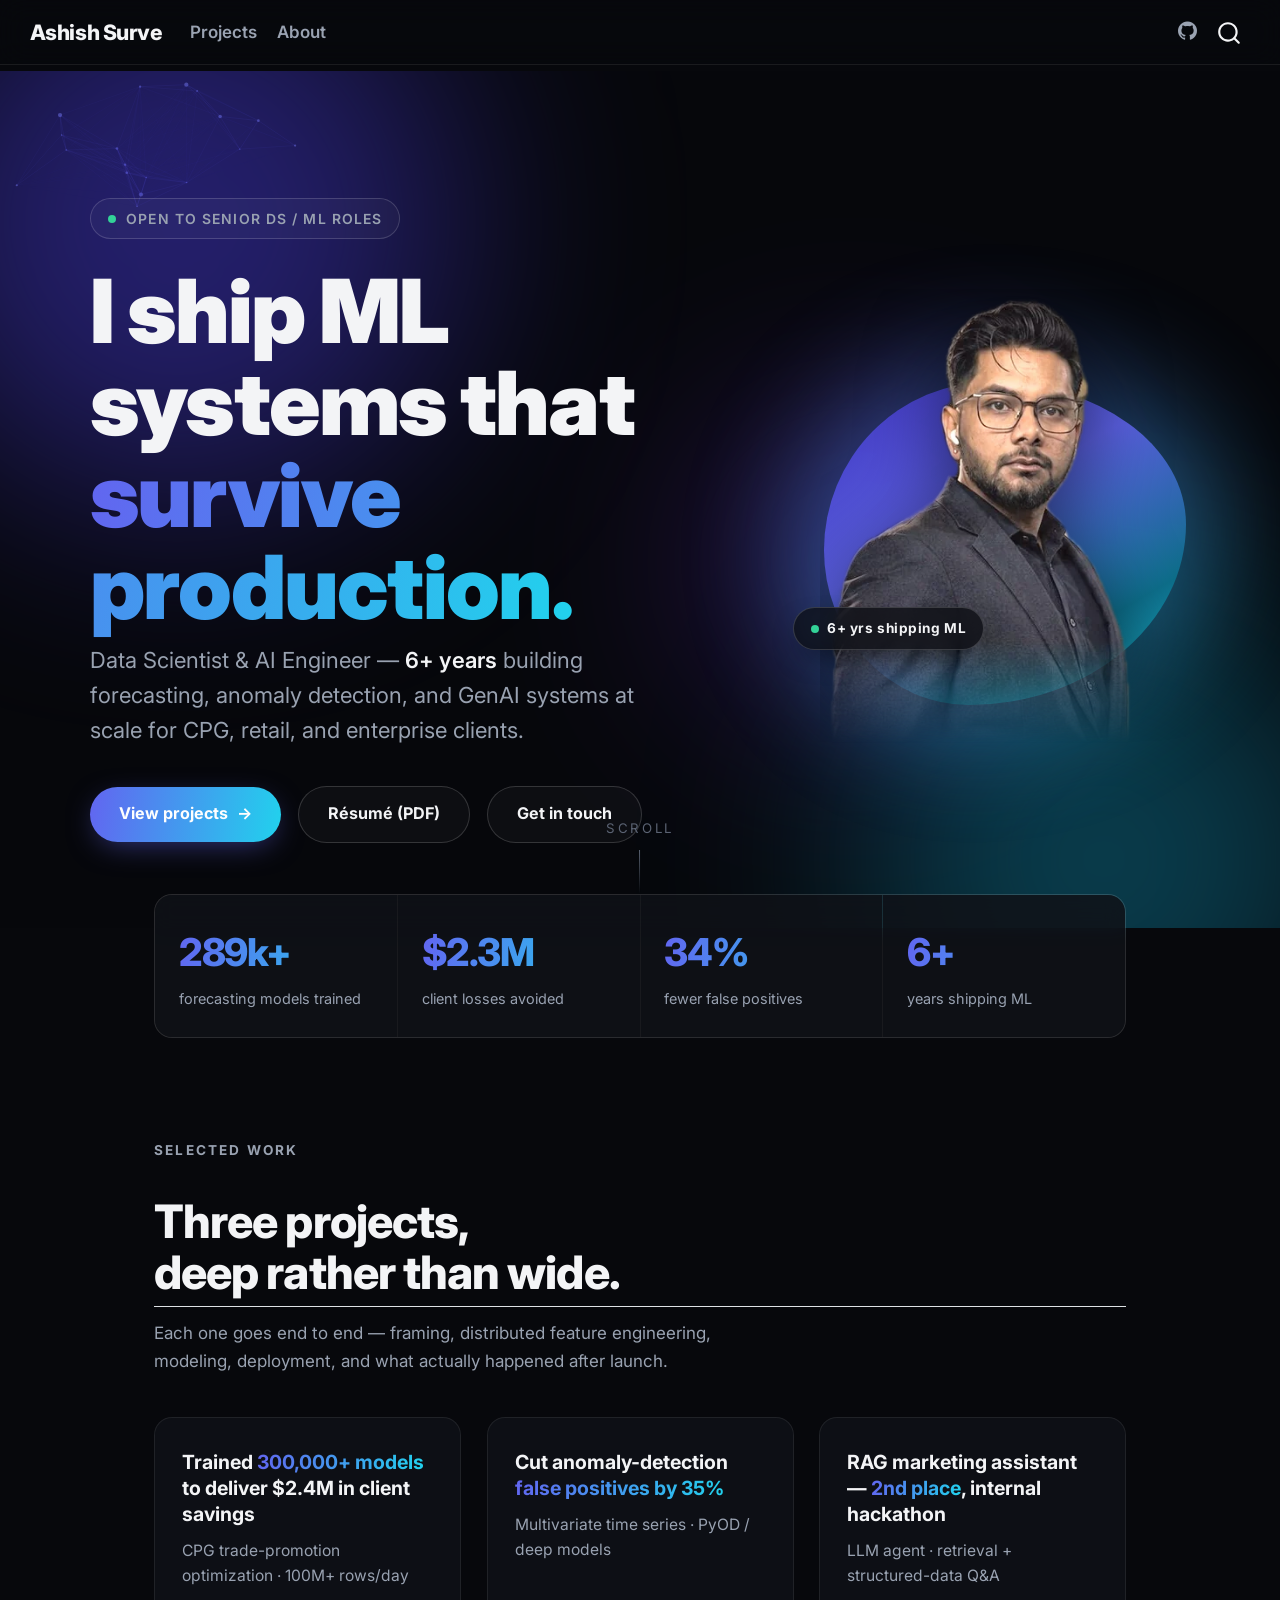
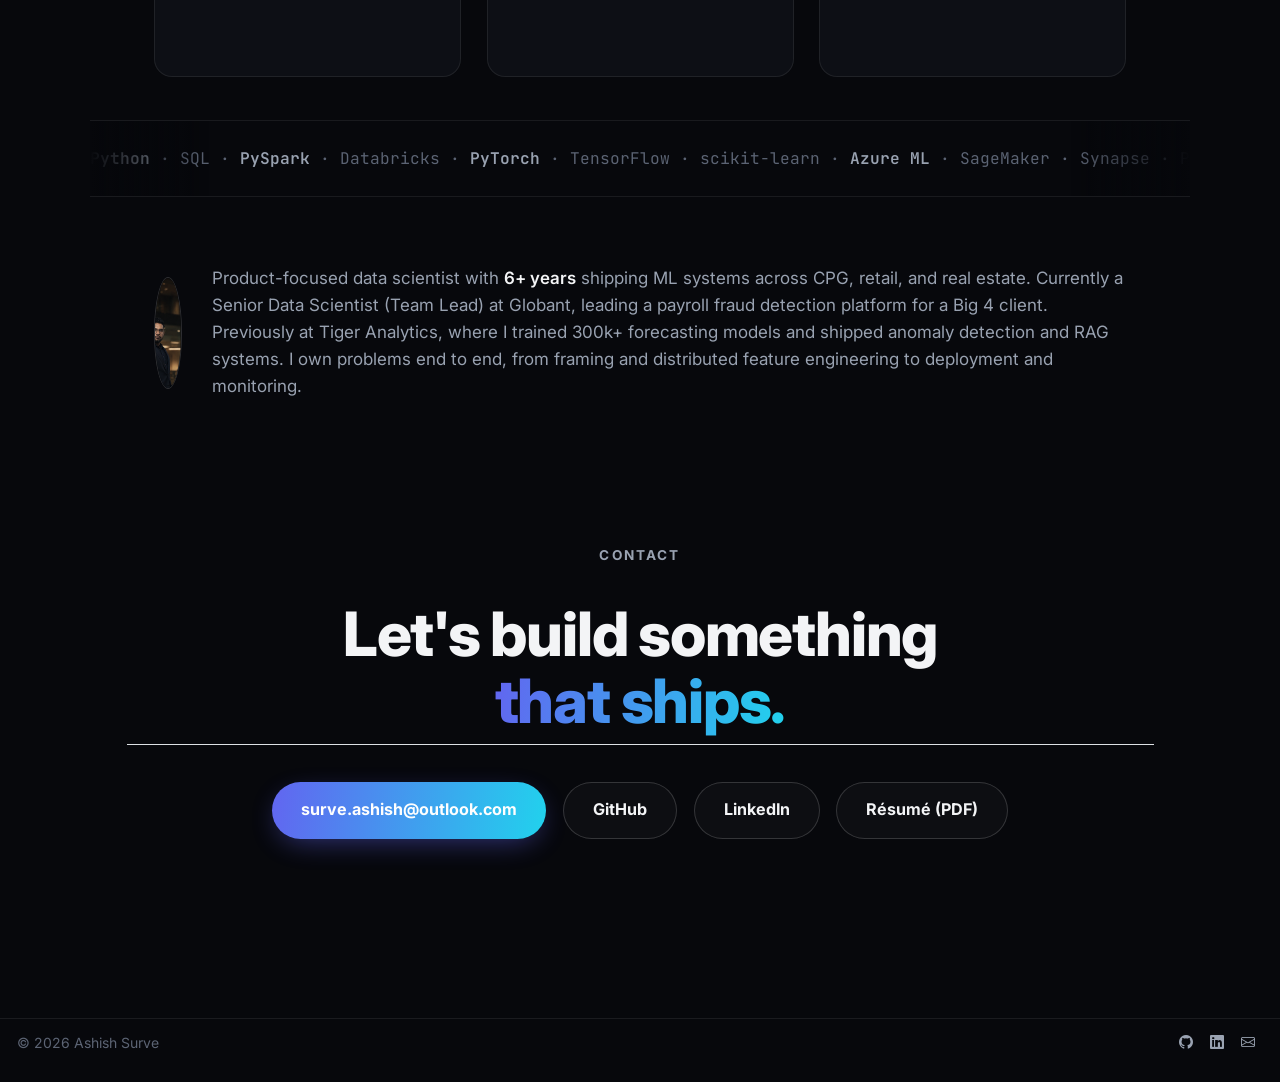
<file: index.html>
<!DOCTYPE html>
<html xmlns="http://www.w3.org/1999/xhtml" lang="en" xml:lang="en"><head>

<meta charset="utf-8">
<meta name="generator" content="quarto-1.9.38">

<meta name="viewport" content="width=device-width, initial-scale=1.0, user-scalable=yes">


<title>Ashish Surve — Data Scientist &amp; AI Engineer – Ashish Surve</title>
<style>
/* Default styles provided by pandoc.
** See https://pandoc.org/MANUAL.html#variables-for-html for config info.
*/
code{white-space: pre-wrap;}
span.smallcaps{font-variant: small-caps;}
div.columns{display: flex; gap: min(4vw, 1.5em);}
div.column{flex: auto; overflow-x: auto;}
div.hanging-indent{margin-left: 1.5em; text-indent: -1.5em;}
ul.task-list{list-style: none;}
ul.task-list li input[type="checkbox"] {
  width: 0.8em;
  margin: 0 0.8em 0.2em -1em; /* quarto-specific, see https://github.com/quarto-dev/quarto-cli/issues/4556 */ 
  vertical-align: middle;
}
</style>


<script src="site_libs/quarto-nav/quarto-nav.js"></script>
<script src="site_libs/clipboard/clipboard.min.js"></script>
<script src="site_libs/quarto-search/autocomplete.umd.js"></script>
<script src="site_libs/quarto-search/fuse.min.js"></script>
<script src="site_libs/quarto-search/quarto-search.js"></script>
<meta name="quarto:offset" content="./">
<link href="./assets/favicon.png" rel="icon" type="image/png">
<script src="site_libs/quarto-html/quarto.js" type="module"></script>
<script src="site_libs/quarto-html/tabsets/tabsets.js" type="module"></script>
<script src="site_libs/quarto-html/popper.min.js"></script>
<script src="site_libs/quarto-html/tippy.umd.min.js"></script>
<link href="site_libs/quarto-html/tippy.css" rel="stylesheet">
<link href="site_libs/quarto-html/quarto-syntax-highlighting-dark-031c1e8980ea589ec2238abdf0cf1a2d.css" rel="stylesheet" id="quarto-text-highlighting-styles">
<script src="site_libs/bootstrap/bootstrap.min.js"></script>
<link href="site_libs/bootstrap/bootstrap-icons.css" rel="stylesheet">
<link href="site_libs/bootstrap/bootstrap-0554169f843edff74bd6bce517e95591.min.css" rel="stylesheet" append-hash="true" id="quarto-bootstrap" data-mode="dark">
<script id="quarto-search-options" type="application/json">{
  "location": "navbar",
  "copy-button": false,
  "collapse-after": 3,
  "panel-placement": "end",
  "type": "overlay",
  "limit": 50,
  "keyboard-shortcut": [
    "f",
    "/",
    "s"
  ],
  "show-item-context": false,
  "language": {
    "search-no-results-text": "No results",
    "search-matching-documents-text": "matching documents",
    "search-copy-link-title": "Copy link to search",
    "search-hide-matches-text": "Hide additional matches",
    "search-more-match-text": "more match in this document",
    "search-more-matches-text": "more matches in this document",
    "search-clear-button-title": "Clear",
    "search-text-placeholder": "",
    "search-detached-cancel-button-title": "Cancel",
    "search-submit-button-title": "Submit",
    "search-label": "Search"
  }
}</script>
<style>html{ scroll-behavior: smooth; }</style>
<link rel="preconnect" href="https://fonts.googleapis.com">
<link href="https://fonts.googleapis.com/css2?family=Inter:wght@400;500;600;700;800;900&amp;family=JetBrains+Mono:wght@400;600&amp;display=swap" rel="stylesheet">
<meta name="theme-color" content="#07080c">


</head>

<body class="nav-fixed quarto-light">

<div id="quarto-search-results"></div>
  <header id="quarto-header" class="headroom fixed-top">
    <nav class="navbar navbar-expand-lg " data-bs-theme="dark">
      <div class="navbar-container container-fluid">
      <div class="navbar-brand-container mx-auto">
    <a class="navbar-brand" href="./index.html">
    <span class="navbar-title">Ashish Surve</span>
    </a>
  </div>
            <div id="quarto-search" class="" title="Search"></div>
          <button class="navbar-toggler" type="button" data-bs-toggle="collapse" data-bs-target="#navbarCollapse" aria-controls="navbarCollapse" role="menu" aria-expanded="false" aria-label="Toggle navigation" onclick="if (window.quartoToggleHeadroom) { window.quartoToggleHeadroom(); }">
  <span class="navbar-toggler-icon"></span>
</button>
          <div class="collapse navbar-collapse" id="navbarCollapse">
            <ul class="navbar-nav navbar-nav-scroll me-auto">
  <li class="nav-item">
    <a class="nav-link" href="./projects/index.html"> 
<span class="menu-text">Projects</span></a>
  </li>  
  <li class="nav-item">
    <a class="nav-link" href="./about.html"> 
<span class="menu-text">About</span></a>
  </li>  
</ul>
            <ul class="navbar-nav navbar-nav-scroll ms-auto">
  <li class="nav-item compact">
    <a class="nav-link" href="https://github.com/Ashish-Surve"> <i class="bi bi-github" role="img" aria-label="GitHub">
</i> 
<span class="menu-text"></span></a>
  </li>  
</ul>
          </div> <!-- /navcollapse -->
            <div class="quarto-navbar-tools">
</div>
      </div> <!-- /container-fluid -->
    </nav>
</header>
<!-- content -->
<div id="quarto-content" class="quarto-container page-columns page-rows-contents page-layout-full page-navbar">
<!-- sidebar -->
<!-- margin-sidebar -->
    
<!-- main -->
<main class="content column-page" id="quarto-document-content"><header id="title-block-header" class="quarto-title-block"></header>




<!-- ============================================================= -->
<!-- BOLD HERO — dark-throughout direction (docs/design/home.html). -->
<!-- Gradient mesh + particle canvas, magnetic CTAs, live counters. -->
<!-- ============================================================= -->
<section class="bold-hero">
  <canvas id="bold-particles"></canvas>
  <div class="bold-hero-mesh m1"></div>
  <div class="bold-hero-mesh m2"></div>
  <div class="bold-hero-mesh m3"></div>
  <div class="bold-hero-inner bold-hero-split">
    <div class="bh-stagger">
      <span class="bold-hero-eyebrow"><span class="pulse"></span> Open to senior DS / ML roles</span>
      <h1>I ship ML systems that<br><span class="grad-text">survive production.</span></h1>
      <p class="bold-hero-tag">
        Data Scientist &amp; AI Engineer — <strong>6+ years</strong> building forecasting,
        anomaly detection, and GenAI systems at scale for CPG, retail, and enterprise clients.
      </p>
      <div class="bold-hero-cta">
        <a class="btn-bold primary magnetic" href="projects/index.html">View projects <span class="arrow">→</span></a>
        <a class="btn-bold ghost magnetic" href="resume.pdf">Résumé (PDF)</a>
        <a class="btn-bold ghost magnetic" href="mailto:surve.ashish@outlook.com">Get in touch</a>
      </div>
    </div>
    <div class="bold-hero-photo">
      <div class="hero-blob glow"></div>
      <div class="hero-blob main"></div>
      <img class="hero-cutout" src="assets/hero-cutout.webp" alt="Ashish Surve — portrait" loading="eager" fetchpriority="high">
      <div class="photo-chip"><span class="pulse"></span> 6+ yrs shipping ML</div>
    </div>
  </div>
  <div class="bold-scroll-cue">Scroll<span class="line"></span></div>
</section>
<!-- ============================================================= -->
<!-- STATS BAND — live counters, real numbers traceable to about.qmd -->
<!-- ============================================================= -->
<div class="reveal">
<div class="bold-stats">
  <div class="bold-stats-grid">
    <div class="bold-stat"><div class="num"><span class="count" data-to="300" data-suffix="k+">0</span></div><div class="lbl">forecasting models trained</div></div>
    <div class="bold-stat"><div class="num">$<span class="count" data-to="2.4" data-dec="1" data-suffix="M">0</span></div><div class="lbl">client losses avoided</div></div>
    <div class="bold-stat"><div class="num"><span class="count" data-to="35" data-suffix="%">0</span></div><div class="lbl">fewer false positives</div></div>
    <div class="bold-stat"><div class="num"><span class="count" data-to="6" data-suffix="+">0</span></div><div class="lbl">years shipping ML</div></div>
  </div>
</div>
</div>
<!-- ============================================================= -->
<!-- PROJECT CARDS — 3D tilt, gradient glare, best first.          -->
<!-- ============================================================= -->
<div class="reveal">
<div style="max-width:1100px;margin:6rem auto 0;padding:0 clamp(1.5rem,5vw,5rem);">
  <p class="sec-eyebrow">Selected work</p>
  <h2 class="sec-title">Three projects,<br>deep rather than wide.</h2>
  <p style="color:var(--fg-muted);max-width:560px;margin-bottom:2.5rem;">Each one goes end to end — framing, distributed feature engineering, modeling, deployment, and what actually happened after launch.</p>
  <div class="project-cards">
    <a class="project-card tilt" href="projects/trade-promotion-forecasting/index.html">
      <div class="glare"></div>
      <div class="pc-body">
        <p class="pc-result">Trained <span class="grad-text">300,000+ models</span> to deliver $2.4M in client savings</p>
        <p class="pc-sub">CPG trade-promotion optimization · 100M+ rows/day</p>
      </div>
    </a>
    <a class="project-card tilt" href="projects/timeseries-anomaly-detection/index.html">
      <div class="glare"></div>
      <div class="pc-body">
        <p class="pc-result">Cut anomaly-detection <span class="grad-text">false positives by 35%</span></p>
        <p class="pc-sub">Multivariate time series · PyOD / deep models</p>
      </div>
    </a>
    <a class="project-card tilt" href="projects/rag-nl2sql/index.html">
      <div class="glare"></div>
      <div class="pc-body">
        <p class="pc-result">RAG marketing assistant — <span class="grad-text">2nd place</span>, internal hackathon</p>
        <p class="pc-sub">LLM agent · retrieval + structured-data Q&amp;A</p>
      </div>
    </a>
  </div>
</div>
</div>
<!-- ============================================================= -->
<!-- SKILL MARQUEE                                                  -->
<!-- ============================================================= -->
<div class="reveal">
<div class="bold-marquee" aria-hidden="true" style="max-width:1100px;margin-left:auto;margin-right:auto;">
  <div class="bold-marquee-track">
    <span><b>Python</b> · SQL · <b>PySpark</b> · Databricks · <b>PyTorch</b> · TensorFlow · scikit-learn · <b>Azure ML</b> · SageMaker · Synapse · Prefect · Docker · <b>FastAPI</b> · RAG · vector stores · LLM agents · Dask · Streamlit&nbsp;·&nbsp;</span>
    <span><b>Python</b> · SQL · <b>PySpark</b> · Databricks · <b>PyTorch</b> · TensorFlow · scikit-learn · <b>Azure ML</b> · SageMaker · Synapse · Prefect · Docker · <b>FastAPI</b> · RAG · vector stores · LLM agents · Dask · Streamlit&nbsp;·&nbsp;</span>
  </div>
</div>
</div>
<!-- ============================================================= -->
<!-- 3-LINE BIO + PHOTO                                             -->
<!-- ============================================================= -->
<div class="reveal">
<div class="bio-row" style="max-width:1100px;margin-left:auto;margin-right:auto;padding:2rem clamp(1.5rem,5vw,5rem);">
<p><img src="assets/profile.png" class="img-fluid" alt="Ashish Surve"></p>
<div>
<p>Product-focused data scientist with <strong>6+ years</strong> shipping ML systems across CPG, retail, and real estate. Currently a Senior Data Scientist (Team Lead) at Globant, leading a payroll fraud detection platform for a Big 4 client. Previously at Tiger Analytics, where I trained 300k+ forecasting models and shipped anomaly detection and RAG systems. I own problems end to end, from framing and distributed feature engineering to deployment and monitoring.</p>
</div>
</div>
</div>
<!-- ============================================================= -->
<!-- CONTACT                                                        -->
<!-- ============================================================= -->
<section class="bold-contact reveal">
  <p class="sec-eyebrow">Contact</p>
  <h2 class="sec-title">Let's build something<br><span class="grad-text">that ships.</span></h2>
  <div class="bold-contact-row">
    <a class="btn-bold primary magnetic" href="mailto:surve.ashish@outlook.com">surve.ashish@outlook.com</a>
    <a class="btn-bold ghost magnetic" href="https://github.com/Ashish-Surve">GitHub</a>
    <a class="btn-bold ghost magnetic" href="https://www.linkedin.com/in/ashish-surve">LinkedIn</a>
    <a class="btn-bold ghost magnetic" href="resume.pdf">Résumé (PDF)</a>
  </div>
</section>
<!-- OPTIONAL: latest 3 posts, small, at the very bottom.          -->
<!-- Uncomment once /blog is live (3 posts).                        -->
<!--
::: {.latest-posts}
## Latest writing
- [Forecasting at 300k models: what breaks at scale](blog/forecasting-at-scale/index.html)
- [Cutting anomaly false positives without missing the real ones](blog/anomaly-false-positives/index.html)
- [What it actually takes to put RAG in production](blog/rag-in-production/index.html)
:::
-->



</main> <!-- /main -->
<script>
(function () {
  var reduced = matchMedia('(prefers-reduced-motion: reduce)').matches;

  /* ---------- scroll reveal ---------- */
  var revealEls = document.querySelectorAll('.reveal');
  if (!('IntersectionObserver' in window) || !revealEls.length) {
    revealEls.forEach(function (el) { el.classList.add('is-visible'); });
  } else {
    var io = new IntersectionObserver(function (entries) {
      entries.forEach(function (entry) {
        if (entry.isIntersecting) {
          entry.target.classList.add('is-visible');
          entry.target.querySelectorAll('.bar-fill').forEach(function (f) {
            f.style.width = f.style.getPropertyValue('--w');
          });
          io.unobserve(entry.target);
        }
      });
    }, { threshold: 0.15 });
    revealEls.forEach(function (el) { io.observe(el); });
  }

  /* ---------- particle canvas (hero only) ---------- */
  (function () {
    var c = document.getElementById('bold-particles');
    if (!c || reduced) return;
    var x = c.getContext('2d'), W, H, pts = [], mouse = { x: -1e4, y: -1e4 }, running = true;
    function resize() {
      W = c.width = c.offsetWidth; H = c.height = c.offsetHeight;
      pts = Array.from({ length: Math.min(80, W / 16) }, function () {
        return {
          x: Math.random() * W, y: Math.random() * H,
          vx: (Math.random() - .5) * .35, vy: (Math.random() - .5) * .35, r: Math.random() * 1.6 + .6
        };
      });
    }
    resize();
    addEventListener('resize', resize);
    if (c.parentElement) {
      c.parentElement.addEventListener('mousemove', function (e) {
        var b = c.getBoundingClientRect();
        mouse = { x: e.clientX - b.left, y: e.clientY - b.top };
      });
      c.parentElement.addEventListener('mouseleave', function () { mouse = { x: -1e4, y: -1e4 }; });
    }
    if ('IntersectionObserver' in window) {
      new IntersectionObserver(function (entries) { running = entries[0].isIntersecting; }).observe(c);
    }
    (function tick() {
      requestAnimationFrame(tick);
      if (!running) return;
      x.clearRect(0, 0, W, H);
      for (var i = 0; i < pts.length; i++) {
        var p = pts[i];
        p.x += p.vx; p.y += p.vy;
        if (p.x < 0 || p.x > W) p.vx *= -1;
        if (p.y < 0 || p.y > H) p.vy *= -1;
        var dx = mouse.x - p.x, dy = mouse.y - p.y, d = Math.hypot(dx, dy);
        if (d < 120) { p.x -= dx / d * .6; p.y -= dy / d * .6; }
        x.beginPath(); x.arc(p.x, p.y, p.r, 0, 7); x.fillStyle = 'rgba(148,163,255,.5)'; x.fill();
      }
      for (var i2 = 0; i2 < pts.length; i2++) {
        for (var j = i2 + 1; j < pts.length; j++) {
          var a = pts[i2], b = pts[j], d2 = Math.hypot(a.x - b.x, a.y - b.y);
          if (d2 < 130) {
            x.beginPath(); x.moveTo(a.x, a.y); x.lineTo(b.x, b.y);
            x.strokeStyle = 'rgba(99,102,241,' + (.14 * (1 - d2 / 130)) + ')'; x.stroke();
          }
        }
      }
    })();
  })();

  /* ---------- counters ---------- */
  var counters = document.querySelectorAll('.count');
  if (counters.length) {
    if (!('IntersectionObserver' in window)) {
      counters.forEach(function (el) {
        var to = +el.dataset.to, dec = +(el.dataset.dec || 0), suf = el.dataset.suffix || '';
        el.textContent = to.toFixed(dec) + suf;
      });
    } else {
      var cio = new IntersectionObserver(function (entries) {
        entries.forEach(function (entry) {
          if (!entry.isIntersecting) return;
          cio.unobserve(entry.target);
          var el = entry.target, to = +el.dataset.to, dec = +(el.dataset.dec || 0), suf = el.dataset.suffix || '';
          if (reduced) { el.textContent = to.toFixed(dec) + suf; return; }
          var t0 = performance.now(), dur = 1400;
          (function step(t) {
            var p = Math.min((t - t0) / dur, 1), e2 = 1 - Math.pow(1 - p, 3);
            el.textContent = (to * e2).toFixed(dec) + suf;
            if (p < 1) requestAnimationFrame(step);
          })(t0);
        });
      }, { threshold: 0.6 });
      counters.forEach(function (el) { cio.observe(el); });
    }
  }

  /* ---------- magnetic buttons ---------- */
  if (!reduced) {
    document.querySelectorAll('.magnetic').forEach(function (b) {
      b.addEventListener('mousemove', function (e) {
        var r = b.getBoundingClientRect();
        b.style.transform = 'translate(' + ((e.clientX - r.left - r.width / 2) * .22) + 'px,' + ((e.clientY - r.top - r.height / 2) * .22) + 'px)';
      });
      b.addEventListener('mouseleave', function () { b.style.transform = ''; });
    });
  }

  /* ---------- 3D tilt cards ---------- */
  if (!reduced) {
    document.querySelectorAll('.tilt').forEach(function (card) {
      card.addEventListener('mousemove', function (e) {
        var r = card.getBoundingClientRect();
        var px = (e.clientX - r.left) / r.width, py = (e.clientY - r.top) / r.height;
        card.style.transform = 'rotateY(' + ((px - .5) * 10) + 'deg) rotateX(' + ((py - .5) * -10) + 'deg) translateY(-4px)';
        card.style.setProperty('--mx', px * 100 + '%');
        card.style.setProperty('--my', py * 100 + '%');
      });
      card.addEventListener('mouseleave', function () { card.style.transform = ''; });
    });
  }

  /* ---------- timeline draw-on-scroll (about page) ---------- */
  (function () {
    var tl = document.getElementById('bold-timeline'), fill = document.getElementById('tlFill');
    if (!tl || !fill) return;
    if (reduced) { fill.style.height = '100%'; return; }
    addEventListener('scroll', function () {
      var r = tl.getBoundingClientRect(), vh = innerHeight;
      var p = Math.min(1, Math.max(0, (vh * .75 - r.top) / r.height));
      fill.style.height = (p * 100) + '%';
    }, { passive: true });
  })();

  /* ---------- reading progress bar (project pages) ---------- */
  (function () {
    var bar = document.getElementById('reading-progress');
    if (!bar) return;
    addEventListener('scroll', function () {
      var h = document.documentElement;
      var pct = h.scrollTop / (h.scrollHeight - h.clientHeight) * 100;
      bar.style.width = (isFinite(pct) ? pct : 0) + '%';
    }, { passive: true });
  })();

  /* ---------- navbar solidify on scroll ---------- */
  var nav = document.querySelector('.navbar');
  if (nav) {
    addEventListener('scroll', function () {
      nav.classList.toggle('scrolled', scrollY > 10);
    }, { passive: true });
  }
})();
</script>
<script id="quarto-html-after-body" type="application/javascript">
  window.document.addEventListener("DOMContentLoaded", function (event) {
    const isCodeAnnotation = (el) => {
      for (const clz of el.classList) {
        if (clz.startsWith('code-annotation-')) {                     
          return true;
        }
      }
      return false;
    }
    const onCopySuccess = function(e) {
      // button target
      const button = e.trigger;
      // don't keep focus
      button.blur();
      // flash "checked"
      button.classList.add('code-copy-button-checked');
      var currentTitle = button.getAttribute("title");
      button.setAttribute("title", "Copied!");
      let tooltip;
      if (window.bootstrap) {
        button.setAttribute("data-bs-toggle", "tooltip");
        button.setAttribute("data-bs-placement", "left");
        button.setAttribute("data-bs-title", "Copied!");
        tooltip = new bootstrap.Tooltip(button, 
          { trigger: "manual", 
            customClass: "code-copy-button-tooltip",
            offset: [0, -8]});
        tooltip.show();    
      }
      setTimeout(function() {
        if (tooltip) {
          tooltip.hide();
          button.removeAttribute("data-bs-title");
          button.removeAttribute("data-bs-toggle");
          button.removeAttribute("data-bs-placement");
        }
        button.setAttribute("title", currentTitle);
        button.classList.remove('code-copy-button-checked');
      }, 1000);
      // clear code selection
      e.clearSelection();
    }
    const getTextToCopy = function(trigger) {
      const outerScaffold = trigger.parentElement.cloneNode(true);
      const codeEl = outerScaffold.querySelector('code');
      for (const childEl of codeEl.children) {
        if (isCodeAnnotation(childEl)) {
          childEl.remove();
        }
      }
      return codeEl.innerText;
    }
    const clipboard = new window.ClipboardJS('.code-copy-button:not([data-in-quarto-modal])', {
      text: getTextToCopy
    });
    clipboard.on('success', onCopySuccess);
    if (window.document.getElementById('quarto-embedded-source-code-modal')) {
      const clipboardModal = new window.ClipboardJS('.code-copy-button[data-in-quarto-modal]', {
        text: getTextToCopy,
        container: window.document.getElementById('quarto-embedded-source-code-modal')
      });
      clipboardModal.on('success', onCopySuccess);
    }
      var localhostRegex = new RegExp(/^(?:http|https):\/\/localhost\:?[0-9]*\//);
      var mailtoRegex = new RegExp(/^mailto:/);
        var filterRegex = new RegExp("https:\/\/ashish-surve\.github\.io");
      var isInternal = (href) => {
          return filterRegex.test(href) || localhostRegex.test(href) || mailtoRegex.test(href);
      }
      // Inspect non-navigation links and adorn them if external
     var links = window.document.querySelectorAll('a[href]:not(.nav-link):not(.navbar-brand):not(.toc-action):not(.sidebar-link):not(.sidebar-item-toggle):not(.pagination-link):not(.no-external):not([aria-hidden]):not(.dropdown-item):not(.quarto-navigation-tool):not(.about-link)');
      for (var i=0; i<links.length; i++) {
        const link = links[i];
        if (!isInternal(link.href)) {
          // undo the damage that might have been done by quarto-nav.js in the case of
          // links that we want to consider external
          if (link.dataset.originalHref !== undefined) {
            link.href = link.dataset.originalHref;
          }
        }
      }
    function tippyHover(el, contentFn, onTriggerFn, onUntriggerFn) {
      const config = {
        allowHTML: true,
        maxWidth: 500,
        delay: 100,
        arrow: false,
        appendTo: function(el) {
            return el.parentElement;
        },
        interactive: true,
        interactiveBorder: 10,
        theme: 'quarto',
        placement: 'bottom-start',
      };
      if (contentFn) {
        config.content = contentFn;
      }
      if (onTriggerFn) {
        config.onTrigger = onTriggerFn;
      }
      if (onUntriggerFn) {
        config.onUntrigger = onUntriggerFn;
      }
      window.tippy(el, config); 
    }
    const noterefs = window.document.querySelectorAll('a[role="doc-noteref"]');
    for (var i=0; i<noterefs.length; i++) {
      const ref = noterefs[i];
      tippyHover(ref, function() {
        // use id or data attribute instead here
        let href = ref.getAttribute('data-footnote-href') || ref.getAttribute('href');
        try { href = new URL(href).hash; } catch {}
        const id = href.replace(/^#\/?/, "");
        const note = window.document.getElementById(id);
        if (note) {
          return note.innerHTML;
        } else {
          return "";
        }
      });
    }
    const xrefs = window.document.querySelectorAll('a.quarto-xref');
    const processXRef = (id, note) => {
      // Strip column container classes
      const stripColumnClz = (el) => {
        el.classList.remove("page-full", "page-columns");
        if (el.children) {
          for (const child of el.children) {
            stripColumnClz(child);
          }
        }
      }
      stripColumnClz(note)
      if (id === null || id.startsWith('sec-')) {
        // Special case sections, only their first couple elements
        const container = document.createElement("div");
        if (note.children && note.children.length > 2) {
          container.appendChild(note.children[0].cloneNode(true));
          for (let i = 1; i < note.children.length; i++) {
            const child = note.children[i];
            if (child.tagName === "P" && child.innerText === "") {
              continue;
            } else {
              container.appendChild(child.cloneNode(true));
              break;
            }
          }
          if (window.Quarto?.typesetMath) {
            window.Quarto.typesetMath(container);
          }
          return container.innerHTML
        } else {
          if (window.Quarto?.typesetMath) {
            window.Quarto.typesetMath(note);
          }
          return note.innerHTML;
        }
      } else {
        // Remove any anchor links if they are present
        const anchorLink = note.querySelector('a.anchorjs-link');
        if (anchorLink) {
          anchorLink.remove();
        }
        if (window.Quarto?.typesetMath) {
          window.Quarto.typesetMath(note);
        }
        if (note.classList.contains("callout")) {
          return note.outerHTML;
        } else {
          return note.innerHTML;
        }
      }
    }
    for (var i=0; i<xrefs.length; i++) {
      const xref = xrefs[i];
      tippyHover(xref, undefined, function(instance) {
        instance.disable();
        let url = xref.getAttribute('href');
        let hash = undefined; 
        if (url.startsWith('#')) {
          hash = url;
        } else {
          try { hash = new URL(url).hash; } catch {}
        }
        if (hash) {
          const id = hash.replace(/^#\/?/, "");
          const note = window.document.getElementById(id);
          if (note !== null) {
            try {
              const html = processXRef(id, note.cloneNode(true));
              instance.setContent(html);
            } finally {
              instance.enable();
              instance.show();
            }
          } else {
            // See if we can fetch this
            fetch(url.split('#')[0])
            .then(res => res.text())
            .then(html => {
              const parser = new DOMParser();
              const htmlDoc = parser.parseFromString(html, "text/html");
              const note = htmlDoc.getElementById(id);
              if (note !== null) {
                const html = processXRef(id, note);
                instance.setContent(html);
              } 
            }).finally(() => {
              instance.enable();
              instance.show();
            });
          }
        } else {
          // See if we can fetch a full url (with no hash to target)
          // This is a special case and we should probably do some content thinning / targeting
          fetch(url)
          .then(res => res.text())
          .then(html => {
            const parser = new DOMParser();
            const htmlDoc = parser.parseFromString(html, "text/html");
            const note = htmlDoc.querySelector('main.content');
            if (note !== null) {
              // This should only happen for chapter cross references
              // (since there is no id in the URL)
              // remove the first header
              if (note.children.length > 0 && note.children[0].tagName === "HEADER") {
                note.children[0].remove();
              }
              const html = processXRef(null, note);
              instance.setContent(html);
            } 
          }).finally(() => {
            instance.enable();
            instance.show();
          });
        }
      }, function(instance) {
      });
    }
        let selectedAnnoteEl;
        const selectorForAnnotation = ( cell, annotation) => {
          let cellAttr = 'data-code-cell="' + cell + '"';
          let lineAttr = 'data-code-annotation="' +  annotation + '"';
          const selector = 'span[' + cellAttr + '][' + lineAttr + ']';
          return selector;
        }
        const selectCodeLines = (annoteEl) => {
          const doc = window.document;
          const targetCell = annoteEl.getAttribute("data-target-cell");
          const targetAnnotation = annoteEl.getAttribute("data-target-annotation");
          const annoteSpan = window.document.querySelector(selectorForAnnotation(targetCell, targetAnnotation));
          const lines = annoteSpan.getAttribute("data-code-lines").split(",");
          const lineIds = lines.map((line) => {
            return targetCell + "-" + line;
          })
          let top = null;
          let height = null;
          let parent = null;
          if (lineIds.length > 0) {
              //compute the position of the single el (top and bottom and make a div)
              const el = window.document.getElementById(lineIds[0]);
              top = el.offsetTop;
              height = el.offsetHeight;
              parent = el.parentElement.parentElement;
            if (lineIds.length > 1) {
              const lastEl = window.document.getElementById(lineIds[lineIds.length - 1]);
              const bottom = lastEl.offsetTop + lastEl.offsetHeight;
              height = bottom - top;
            }
            if (top !== null && height !== null && parent !== null) {
              // cook up a div (if necessary) and position it 
              let div = window.document.getElementById("code-annotation-line-highlight");
              if (div === null) {
                div = window.document.createElement("div");
                div.setAttribute("id", "code-annotation-line-highlight");
                div.style.position = 'absolute';
                parent.appendChild(div);
              }
              div.style.top = top - 2 + "px";
              div.style.height = height + 4 + "px";
              div.style.left = 0;
              let gutterDiv = window.document.getElementById("code-annotation-line-highlight-gutter");
              if (gutterDiv === null) {
                gutterDiv = window.document.createElement("div");
                gutterDiv.setAttribute("id", "code-annotation-line-highlight-gutter");
                gutterDiv.style.position = 'absolute';
                const codeCell = window.document.getElementById(targetCell);
                const gutter = codeCell.querySelector('.code-annotation-gutter');
                gutter.appendChild(gutterDiv);
              }
              gutterDiv.style.top = top - 2 + "px";
              gutterDiv.style.height = height + 4 + "px";
            }
            selectedAnnoteEl = annoteEl;
          }
        };
        const unselectCodeLines = () => {
          const elementsIds = ["code-annotation-line-highlight", "code-annotation-line-highlight-gutter"];
          elementsIds.forEach((elId) => {
            const div = window.document.getElementById(elId);
            if (div) {
              div.remove();
            }
          });
          selectedAnnoteEl = undefined;
        };
          // Handle positioning of the toggle
      window.addEventListener(
        "resize",
        throttle(() => {
          elRect = undefined;
          if (selectedAnnoteEl) {
            selectCodeLines(selectedAnnoteEl);
          }
        }, 10)
      );
      function throttle(fn, ms) {
      let throttle = false;
      let timer;
        return (...args) => {
          if(!throttle) { // first call gets through
              fn.apply(this, args);
              throttle = true;
          } else { // all the others get throttled
              if(timer) clearTimeout(timer); // cancel #2
              timer = setTimeout(() => {
                fn.apply(this, args);
                timer = throttle = false;
              }, ms);
          }
        };
      }
        // Attach click handler to the DT
        const annoteDls = window.document.querySelectorAll('dt[data-target-cell]');
        for (const annoteDlNode of annoteDls) {
          annoteDlNode.addEventListener('click', (event) => {
            const clickedEl = event.target;
            if (clickedEl !== selectedAnnoteEl) {
              unselectCodeLines();
              const activeEl = window.document.querySelector('dt[data-target-cell].code-annotation-active');
              if (activeEl) {
                activeEl.classList.remove('code-annotation-active');
              }
              selectCodeLines(clickedEl);
              clickedEl.classList.add('code-annotation-active');
            } else {
              // Unselect the line
              unselectCodeLines();
              clickedEl.classList.remove('code-annotation-active');
            }
          });
        }
    const findCites = (el) => {
      const parentEl = el.parentElement;
      if (parentEl) {
        const cites = parentEl.dataset.cites;
        if (cites) {
          return {
            el,
            cites: cites.split(' ')
          };
        } else {
          return findCites(el.parentElement)
        }
      } else {
        return undefined;
      }
    };
    var bibliorefs = window.document.querySelectorAll('a[role="doc-biblioref"]');
    for (var i=0; i<bibliorefs.length; i++) {
      const ref = bibliorefs[i];
      const citeInfo = findCites(ref);
      if (citeInfo) {
        tippyHover(citeInfo.el, function() {
          var popup = window.document.createElement('div');
          citeInfo.cites.forEach(function(cite) {
            var citeDiv = window.document.createElement('div');
            citeDiv.classList.add('hanging-indent');
            citeDiv.classList.add('csl-entry');
            var biblioDiv = window.document.getElementById('ref-' + cite);
            if (biblioDiv) {
              citeDiv.innerHTML = biblioDiv.innerHTML;
            }
            popup.appendChild(citeDiv);
          });
          return popup.innerHTML;
        });
      }
    }
  });
  </script>
</div> <!-- /content -->
<footer class="footer">
  <div class="nav-footer">
    <div class="nav-footer-left">
<p>© 2026 Ashish Surve</p>
</div>   
    <div class="nav-footer-center">
      &nbsp;
    </div>
    <div class="nav-footer-right">
      <ul class="footer-items list-unstyled">
    <li class="nav-item compact">
    <a class="nav-link" href="https://github.com/Ashish-Surve">
      <i class="bi bi-github" role="img">
</i> 
    </a>
  </li>  
    <li class="nav-item compact">
    <a class="nav-link" href="https://www.linkedin.com/in/ashish-surve">
      <i class="bi bi-linkedin" role="img">
</i> 
    </a>
  </li>  
    <li class="nav-item compact">
    <a class="nav-link" href="mailto:surve.ashish@outlook.com">
      <i class="bi bi-envelope" role="img">
</i> 
    </a>
  </li>  
</ul>
    </div>
  </div>
</footer>




<script src="site_libs/quarto-html/zenscroll-min.js"></script>
</body></html>
</file>
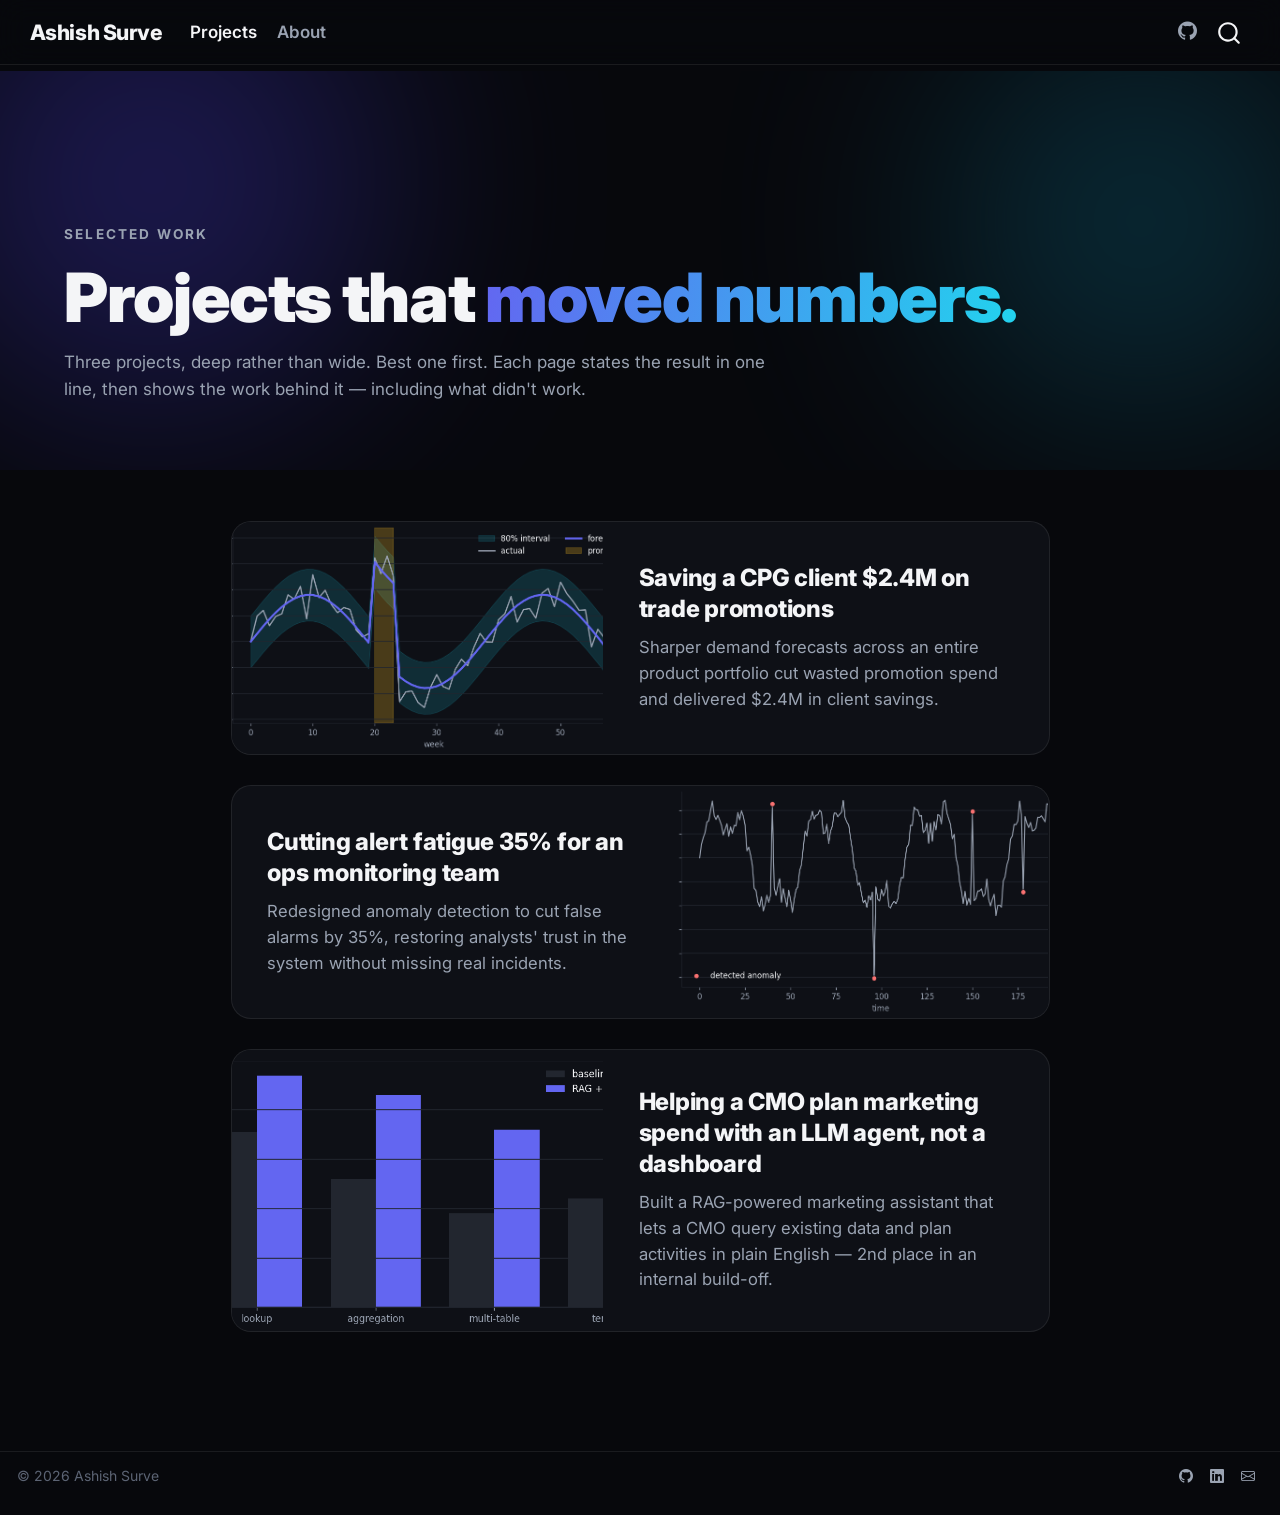
<file: projects/index.html>
<!DOCTYPE html>
<html xmlns="http://www.w3.org/1999/xhtml" lang="en" xml:lang="en"><head>

<meta charset="utf-8">
<meta name="generator" content="quarto-1.9.38">

<meta name="viewport" content="width=device-width, initial-scale=1.0, user-scalable=yes">


<title>Projects — Ashish Surve – Ashish Surve</title>
<style>
/* Default styles provided by pandoc.
** See https://pandoc.org/MANUAL.html#variables-for-html for config info.
*/
code{white-space: pre-wrap;}
span.smallcaps{font-variant: small-caps;}
div.columns{display: flex; gap: min(4vw, 1.5em);}
div.column{flex: auto; overflow-x: auto;}
div.hanging-indent{margin-left: 1.5em; text-indent: -1.5em;}
ul.task-list{list-style: none;}
ul.task-list li input[type="checkbox"] {
  width: 0.8em;
  margin: 0 0.8em 0.2em -1em; /* quarto-specific, see https://github.com/quarto-dev/quarto-cli/issues/4556 */ 
  vertical-align: middle;
}
</style>


<script src="../site_libs/quarto-nav/quarto-nav.js"></script>
<script src="../site_libs/clipboard/clipboard.min.js"></script>
<script src="../site_libs/quarto-search/autocomplete.umd.js"></script>
<script src="../site_libs/quarto-search/fuse.min.js"></script>
<script src="../site_libs/quarto-search/quarto-search.js"></script>
<meta name="quarto:offset" content="../">
<link href="../assets/favicon.png" rel="icon" type="image/png">
<script src="../site_libs/quarto-html/quarto.js" type="module"></script>
<script src="../site_libs/quarto-html/tabsets/tabsets.js" type="module"></script>
<script src="../site_libs/quarto-html/popper.min.js"></script>
<script src="../site_libs/quarto-html/tippy.umd.min.js"></script>
<link href="../site_libs/quarto-html/tippy.css" rel="stylesheet">
<link href="../site_libs/quarto-html/quarto-syntax-highlighting-dark-031c1e8980ea589ec2238abdf0cf1a2d.css" rel="stylesheet" id="quarto-text-highlighting-styles">
<script src="../site_libs/bootstrap/bootstrap.min.js"></script>
<link href="../site_libs/bootstrap/bootstrap-icons.css" rel="stylesheet">
<link href="../site_libs/bootstrap/bootstrap-52b5bd21d94ae88742838b37c0d4ce59.min.css" rel="stylesheet" append-hash="true" id="quarto-bootstrap" data-mode="dark">
<script id="quarto-search-options" type="application/json">{
  "location": "navbar",
  "copy-button": false,
  "collapse-after": 3,
  "panel-placement": "end",
  "type": "overlay",
  "limit": 50,
  "keyboard-shortcut": [
    "f",
    "/",
    "s"
  ],
  "show-item-context": false,
  "language": {
    "search-no-results-text": "No results",
    "search-matching-documents-text": "matching documents",
    "search-copy-link-title": "Copy link to search",
    "search-hide-matches-text": "Hide additional matches",
    "search-more-match-text": "more match in this document",
    "search-more-matches-text": "more matches in this document",
    "search-clear-button-title": "Clear",
    "search-text-placeholder": "",
    "search-detached-cancel-button-title": "Cancel",
    "search-submit-button-title": "Submit",
    "search-label": "Search"
  }
}</script>
<style>html{ scroll-behavior: smooth; }</style>
<link rel="preconnect" href="https://fonts.googleapis.com">
<link href="https://fonts.googleapis.com/css2?family=Inter:wght@400;500;600;700;800;900&amp;family=JetBrains+Mono:wght@400;600&amp;display=swap" rel="stylesheet">
<meta name="theme-color" content="#07080c">


</head>

<body class="nav-fixed fullcontent quarto-light">

<div id="quarto-search-results"></div>
  <header id="quarto-header" class="headroom fixed-top">
    <nav class="navbar navbar-expand-lg " data-bs-theme="dark">
      <div class="navbar-container container-fluid">
      <div class="navbar-brand-container mx-auto">
    <a class="navbar-brand" href="../index.html">
    <span class="navbar-title">Ashish Surve</span>
    </a>
  </div>
            <div id="quarto-search" class="" title="Search"></div>
          <button class="navbar-toggler" type="button" data-bs-toggle="collapse" data-bs-target="#navbarCollapse" aria-controls="navbarCollapse" role="menu" aria-expanded="false" aria-label="Toggle navigation" onclick="if (window.quartoToggleHeadroom) { window.quartoToggleHeadroom(); }">
  <span class="navbar-toggler-icon"></span>
</button>
          <div class="collapse navbar-collapse" id="navbarCollapse">
            <ul class="navbar-nav navbar-nav-scroll me-auto">
  <li class="nav-item">
    <a class="nav-link active" href="../projects/index.html" aria-current="page"> 
<span class="menu-text">Projects</span></a>
  </li>  
  <li class="nav-item">
    <a class="nav-link" href="../about.html"> 
<span class="menu-text">About</span></a>
  </li>  
</ul>
            <ul class="navbar-nav navbar-nav-scroll ms-auto">
  <li class="nav-item compact">
    <a class="nav-link" href="https://github.com/Ashish-Surve"> <i class="bi bi-github" role="img" aria-label="GitHub">
</i> 
<span class="menu-text"></span></a>
  </li>  
</ul>
          </div> <!-- /navcollapse -->
            <div class="quarto-navbar-tools">
</div>
      </div> <!-- /container-fluid -->
    </nav>
</header>
<!-- content -->
<div id="quarto-content" class="quarto-container page-columns page-rows-contents page-layout-article page-navbar">
<!-- sidebar -->
<!-- margin-sidebar -->
    
<!-- main -->
<main class="content" id="quarto-document-content"><header id="title-block-header" class="quarto-title-block"><h1 class="title display-7">Projects</h1></header>

<header id="title-block-header">


</header>


<section class="page-header">
  <div class="page-header-mesh m1"></div>
  <div class="page-header-mesh m2"></div>
  <p class="page-header-eyebrow">Selected work</p>
  <h1 class="page-header-title">Projects that <span class="grad-text">moved numbers.</span></h1>
  <p class="page-header-sub">
    Three projects, deep rather than wide. Best one first. Each page states
    the result in one line, then shows the work behind it — including what
    didn't work.
  </p>
</section>
<!-- Stacked, one per row — ordered same as each project's `order:` front matter.
     Update title/description here if you change a project's front matter. -->
<div class="reveal">
<div class="project-list">
  <a class="project-row" href="trade-promotion-forecasting/index.html">
    <img src="trade-promotion-forecasting/hero.png" alt="Trade-promotion forecasting">
    <div class="pr-body">
      <p class="pr-title">Saving a CPG client $2.4M on trade promotions</p>
      <p class="pr-sub">Sharper demand forecasts across an entire product portfolio cut wasted promotion spend and delivered $2.4M in client savings.</p>
    </div>
  </a>
  <a class="project-row" href="timeseries-anomaly-detection/index.html">
    <img src="timeseries-anomaly-detection/hero.png" alt="Time-series anomaly detection">
    <div class="pr-body">
      <p class="pr-title">Cutting alert fatigue 35% for an ops monitoring team</p>
      <p class="pr-sub">Redesigned anomaly detection to cut false alarms by 35%, restoring analysts' trust in the system without missing real incidents.</p>
    </div>
  </a>
  <a class="project-row" href="rag-nl2sql/index.html">
    <img src="rag-nl2sql/hero.png" alt="RAG-powered marketing assistant">
    <div class="pr-body">
      <p class="pr-title">Helping a CMO plan marketing spend with an LLM agent, not a dashboard</p>
      <p class="pr-sub">Built a RAG-powered marketing assistant that lets a CMO query existing data and plan activities in plain English — 2nd place in an internal build-off.</p>
    </div>
  </a>
</div>
</div>



</main> <!-- /main -->
<script>
(function () {
  var reduced = matchMedia('(prefers-reduced-motion: reduce)').matches;

  /* ---------- scroll reveal ---------- */
  var revealEls = document.querySelectorAll('.reveal');
  if (!('IntersectionObserver' in window) || !revealEls.length) {
    revealEls.forEach(function (el) { el.classList.add('is-visible'); });
  } else {
    var io = new IntersectionObserver(function (entries) {
      entries.forEach(function (entry) {
        if (entry.isIntersecting) {
          entry.target.classList.add('is-visible');
          entry.target.querySelectorAll('.bar-fill').forEach(function (f) {
            f.style.width = f.style.getPropertyValue('--w');
          });
          io.unobserve(entry.target);
        }
      });
    }, { threshold: 0.15 });
    revealEls.forEach(function (el) { io.observe(el); });
  }

  /* ---------- particle canvas (hero only) ---------- */
  (function () {
    var c = document.getElementById('bold-particles');
    if (!c || reduced) return;
    var x = c.getContext('2d'), W, H, pts = [], mouse = { x: -1e4, y: -1e4 }, running = true;
    function resize() {
      W = c.width = c.offsetWidth; H = c.height = c.offsetHeight;
      pts = Array.from({ length: Math.min(80, W / 16) }, function () {
        return {
          x: Math.random() * W, y: Math.random() * H,
          vx: (Math.random() - .5) * .35, vy: (Math.random() - .5) * .35, r: Math.random() * 1.6 + .6
        };
      });
    }
    resize();
    addEventListener('resize', resize);
    if (c.parentElement) {
      c.parentElement.addEventListener('mousemove', function (e) {
        var b = c.getBoundingClientRect();
        mouse = { x: e.clientX - b.left, y: e.clientY - b.top };
      });
      c.parentElement.addEventListener('mouseleave', function () { mouse = { x: -1e4, y: -1e4 }; });
    }
    if ('IntersectionObserver' in window) {
      new IntersectionObserver(function (entries) { running = entries[0].isIntersecting; }).observe(c);
    }
    (function tick() {
      requestAnimationFrame(tick);
      if (!running) return;
      x.clearRect(0, 0, W, H);
      for (var i = 0; i < pts.length; i++) {
        var p = pts[i];
        p.x += p.vx; p.y += p.vy;
        if (p.x < 0 || p.x > W) p.vx *= -1;
        if (p.y < 0 || p.y > H) p.vy *= -1;
        var dx = mouse.x - p.x, dy = mouse.y - p.y, d = Math.hypot(dx, dy);
        if (d < 120) { p.x -= dx / d * .6; p.y -= dy / d * .6; }
        x.beginPath(); x.arc(p.x, p.y, p.r, 0, 7); x.fillStyle = 'rgba(148,163,255,.5)'; x.fill();
      }
      for (var i2 = 0; i2 < pts.length; i2++) {
        for (var j = i2 + 1; j < pts.length; j++) {
          var a = pts[i2], b = pts[j], d2 = Math.hypot(a.x - b.x, a.y - b.y);
          if (d2 < 130) {
            x.beginPath(); x.moveTo(a.x, a.y); x.lineTo(b.x, b.y);
            x.strokeStyle = 'rgba(99,102,241,' + (.14 * (1 - d2 / 130)) + ')'; x.stroke();
          }
        }
      }
    })();
  })();

  /* ---------- counters ---------- */
  var counters = document.querySelectorAll('.count');
  if (counters.length) {
    if (!('IntersectionObserver' in window)) {
      counters.forEach(function (el) {
        var to = +el.dataset.to, dec = +(el.dataset.dec || 0), suf = el.dataset.suffix || '';
        el.textContent = to.toFixed(dec) + suf;
      });
    } else {
      var cio = new IntersectionObserver(function (entries) {
        entries.forEach(function (entry) {
          if (!entry.isIntersecting) return;
          cio.unobserve(entry.target);
          var el = entry.target, to = +el.dataset.to, dec = +(el.dataset.dec || 0), suf = el.dataset.suffix || '';
          if (reduced) { el.textContent = to.toFixed(dec) + suf; return; }
          var t0 = performance.now(), dur = 1400;
          (function step(t) {
            var p = Math.min((t - t0) / dur, 1), e2 = 1 - Math.pow(1 - p, 3);
            el.textContent = (to * e2).toFixed(dec) + suf;
            if (p < 1) requestAnimationFrame(step);
          })(t0);
        });
      }, { threshold: 0.6 });
      counters.forEach(function (el) { cio.observe(el); });
    }
  }

  /* ---------- magnetic buttons ---------- */
  if (!reduced) {
    document.querySelectorAll('.magnetic').forEach(function (b) {
      b.addEventListener('mousemove', function (e) {
        var r = b.getBoundingClientRect();
        b.style.transform = 'translate(' + ((e.clientX - r.left - r.width / 2) * .22) + 'px,' + ((e.clientY - r.top - r.height / 2) * .22) + 'px)';
      });
      b.addEventListener('mouseleave', function () { b.style.transform = ''; });
    });
  }

  /* ---------- 3D tilt cards ---------- */
  if (!reduced) {
    document.querySelectorAll('.tilt').forEach(function (card) {
      card.addEventListener('mousemove', function (e) {
        var r = card.getBoundingClientRect();
        var px = (e.clientX - r.left) / r.width, py = (e.clientY - r.top) / r.height;
        card.style.transform = 'rotateY(' + ((px - .5) * 10) + 'deg) rotateX(' + ((py - .5) * -10) + 'deg) translateY(-4px)';
        card.style.setProperty('--mx', px * 100 + '%');
        card.style.setProperty('--my', py * 100 + '%');
      });
      card.addEventListener('mouseleave', function () { card.style.transform = ''; });
    });
  }

  /* ---------- timeline draw-on-scroll (about page) ---------- */
  (function () {
    var tl = document.getElementById('bold-timeline'), fill = document.getElementById('tlFill');
    if (!tl || !fill) return;
    if (reduced) { fill.style.height = '100%'; return; }
    addEventListener('scroll', function () {
      var r = tl.getBoundingClientRect(), vh = innerHeight;
      var p = Math.min(1, Math.max(0, (vh * .75 - r.top) / r.height));
      fill.style.height = (p * 100) + '%';
    }, { passive: true });
  })();

  /* ---------- reading progress bar (project pages) ---------- */
  (function () {
    var bar = document.getElementById('reading-progress');
    if (!bar) return;
    addEventListener('scroll', function () {
      var h = document.documentElement;
      var pct = h.scrollTop / (h.scrollHeight - h.clientHeight) * 100;
      bar.style.width = (isFinite(pct) ? pct : 0) + '%';
    }, { passive: true });
  })();

  /* ---------- navbar solidify on scroll ---------- */
  var nav = document.querySelector('.navbar');
  if (nav) {
    addEventListener('scroll', function () {
      nav.classList.toggle('scrolled', scrollY > 10);
    }, { passive: true });
  }
})();
</script>
<script id="quarto-html-after-body" type="application/javascript">
  window.document.addEventListener("DOMContentLoaded", function (event) {
    const isCodeAnnotation = (el) => {
      for (const clz of el.classList) {
        if (clz.startsWith('code-annotation-')) {                     
          return true;
        }
      }
      return false;
    }
    const onCopySuccess = function(e) {
      // button target
      const button = e.trigger;
      // don't keep focus
      button.blur();
      // flash "checked"
      button.classList.add('code-copy-button-checked');
      var currentTitle = button.getAttribute("title");
      button.setAttribute("title", "Copied!");
      let tooltip;
      if (window.bootstrap) {
        button.setAttribute("data-bs-toggle", "tooltip");
        button.setAttribute("data-bs-placement", "left");
        button.setAttribute("data-bs-title", "Copied!");
        tooltip = new bootstrap.Tooltip(button, 
          { trigger: "manual", 
            customClass: "code-copy-button-tooltip",
            offset: [0, -8]});
        tooltip.show();    
      }
      setTimeout(function() {
        if (tooltip) {
          tooltip.hide();
          button.removeAttribute("data-bs-title");
          button.removeAttribute("data-bs-toggle");
          button.removeAttribute("data-bs-placement");
        }
        button.setAttribute("title", currentTitle);
        button.classList.remove('code-copy-button-checked');
      }, 1000);
      // clear code selection
      e.clearSelection();
    }
    const getTextToCopy = function(trigger) {
      const outerScaffold = trigger.parentElement.cloneNode(true);
      const codeEl = outerScaffold.querySelector('code');
      for (const childEl of codeEl.children) {
        if (isCodeAnnotation(childEl)) {
          childEl.remove();
        }
      }
      return codeEl.innerText;
    }
    const clipboard = new window.ClipboardJS('.code-copy-button:not([data-in-quarto-modal])', {
      text: getTextToCopy
    });
    clipboard.on('success', onCopySuccess);
    if (window.document.getElementById('quarto-embedded-source-code-modal')) {
      const clipboardModal = new window.ClipboardJS('.code-copy-button[data-in-quarto-modal]', {
        text: getTextToCopy,
        container: window.document.getElementById('quarto-embedded-source-code-modal')
      });
      clipboardModal.on('success', onCopySuccess);
    }
      var localhostRegex = new RegExp(/^(?:http|https):\/\/localhost\:?[0-9]*\//);
      var mailtoRegex = new RegExp(/^mailto:/);
        var filterRegex = new RegExp("https:\/\/ashish-surve\.github\.io");
      var isInternal = (href) => {
          return filterRegex.test(href) || localhostRegex.test(href) || mailtoRegex.test(href);
      }
      // Inspect non-navigation links and adorn them if external
     var links = window.document.querySelectorAll('a[href]:not(.nav-link):not(.navbar-brand):not(.toc-action):not(.sidebar-link):not(.sidebar-item-toggle):not(.pagination-link):not(.no-external):not([aria-hidden]):not(.dropdown-item):not(.quarto-navigation-tool):not(.about-link)');
      for (var i=0; i<links.length; i++) {
        const link = links[i];
        if (!isInternal(link.href)) {
          // undo the damage that might have been done by quarto-nav.js in the case of
          // links that we want to consider external
          if (link.dataset.originalHref !== undefined) {
            link.href = link.dataset.originalHref;
          }
        }
      }
    function tippyHover(el, contentFn, onTriggerFn, onUntriggerFn) {
      const config = {
        allowHTML: true,
        maxWidth: 500,
        delay: 100,
        arrow: false,
        appendTo: function(el) {
            return el.parentElement;
        },
        interactive: true,
        interactiveBorder: 10,
        theme: 'quarto',
        placement: 'bottom-start',
      };
      if (contentFn) {
        config.content = contentFn;
      }
      if (onTriggerFn) {
        config.onTrigger = onTriggerFn;
      }
      if (onUntriggerFn) {
        config.onUntrigger = onUntriggerFn;
      }
      window.tippy(el, config); 
    }
    const noterefs = window.document.querySelectorAll('a[role="doc-noteref"]');
    for (var i=0; i<noterefs.length; i++) {
      const ref = noterefs[i];
      tippyHover(ref, function() {
        // use id or data attribute instead here
        let href = ref.getAttribute('data-footnote-href') || ref.getAttribute('href');
        try { href = new URL(href).hash; } catch {}
        const id = href.replace(/^#\/?/, "");
        const note = window.document.getElementById(id);
        if (note) {
          return note.innerHTML;
        } else {
          return "";
        }
      });
    }
    const xrefs = window.document.querySelectorAll('a.quarto-xref');
    const processXRef = (id, note) => {
      // Strip column container classes
      const stripColumnClz = (el) => {
        el.classList.remove("page-full", "page-columns");
        if (el.children) {
          for (const child of el.children) {
            stripColumnClz(child);
          }
        }
      }
      stripColumnClz(note)
      if (id === null || id.startsWith('sec-')) {
        // Special case sections, only their first couple elements
        const container = document.createElement("div");
        if (note.children && note.children.length > 2) {
          container.appendChild(note.children[0].cloneNode(true));
          for (let i = 1; i < note.children.length; i++) {
            const child = note.children[i];
            if (child.tagName === "P" && child.innerText === "") {
              continue;
            } else {
              container.appendChild(child.cloneNode(true));
              break;
            }
          }
          if (window.Quarto?.typesetMath) {
            window.Quarto.typesetMath(container);
          }
          return container.innerHTML
        } else {
          if (window.Quarto?.typesetMath) {
            window.Quarto.typesetMath(note);
          }
          return note.innerHTML;
        }
      } else {
        // Remove any anchor links if they are present
        const anchorLink = note.querySelector('a.anchorjs-link');
        if (anchorLink) {
          anchorLink.remove();
        }
        if (window.Quarto?.typesetMath) {
          window.Quarto.typesetMath(note);
        }
        if (note.classList.contains("callout")) {
          return note.outerHTML;
        } else {
          return note.innerHTML;
        }
      }
    }
    for (var i=0; i<xrefs.length; i++) {
      const xref = xrefs[i];
      tippyHover(xref, undefined, function(instance) {
        instance.disable();
        let url = xref.getAttribute('href');
        let hash = undefined; 
        if (url.startsWith('#')) {
          hash = url;
        } else {
          try { hash = new URL(url).hash; } catch {}
        }
        if (hash) {
          const id = hash.replace(/^#\/?/, "");
          const note = window.document.getElementById(id);
          if (note !== null) {
            try {
              const html = processXRef(id, note.cloneNode(true));
              instance.setContent(html);
            } finally {
              instance.enable();
              instance.show();
            }
          } else {
            // See if we can fetch this
            fetch(url.split('#')[0])
            .then(res => res.text())
            .then(html => {
              const parser = new DOMParser();
              const htmlDoc = parser.parseFromString(html, "text/html");
              const note = htmlDoc.getElementById(id);
              if (note !== null) {
                const html = processXRef(id, note);
                instance.setContent(html);
              } 
            }).finally(() => {
              instance.enable();
              instance.show();
            });
          }
        } else {
          // See if we can fetch a full url (with no hash to target)
          // This is a special case and we should probably do some content thinning / targeting
          fetch(url)
          .then(res => res.text())
          .then(html => {
            const parser = new DOMParser();
            const htmlDoc = parser.parseFromString(html, "text/html");
            const note = htmlDoc.querySelector('main.content');
            if (note !== null) {
              // This should only happen for chapter cross references
              // (since there is no id in the URL)
              // remove the first header
              if (note.children.length > 0 && note.children[0].tagName === "HEADER") {
                note.children[0].remove();
              }
              const html = processXRef(null, note);
              instance.setContent(html);
            } 
          }).finally(() => {
            instance.enable();
            instance.show();
          });
        }
      }, function(instance) {
      });
    }
        let selectedAnnoteEl;
        const selectorForAnnotation = ( cell, annotation) => {
          let cellAttr = 'data-code-cell="' + cell + '"';
          let lineAttr = 'data-code-annotation="' +  annotation + '"';
          const selector = 'span[' + cellAttr + '][' + lineAttr + ']';
          return selector;
        }
        const selectCodeLines = (annoteEl) => {
          const doc = window.document;
          const targetCell = annoteEl.getAttribute("data-target-cell");
          const targetAnnotation = annoteEl.getAttribute("data-target-annotation");
          const annoteSpan = window.document.querySelector(selectorForAnnotation(targetCell, targetAnnotation));
          const lines = annoteSpan.getAttribute("data-code-lines").split(",");
          const lineIds = lines.map((line) => {
            return targetCell + "-" + line;
          })
          let top = null;
          let height = null;
          let parent = null;
          if (lineIds.length > 0) {
              //compute the position of the single el (top and bottom and make a div)
              const el = window.document.getElementById(lineIds[0]);
              top = el.offsetTop;
              height = el.offsetHeight;
              parent = el.parentElement.parentElement;
            if (lineIds.length > 1) {
              const lastEl = window.document.getElementById(lineIds[lineIds.length - 1]);
              const bottom = lastEl.offsetTop + lastEl.offsetHeight;
              height = bottom - top;
            }
            if (top !== null && height !== null && parent !== null) {
              // cook up a div (if necessary) and position it 
              let div = window.document.getElementById("code-annotation-line-highlight");
              if (div === null) {
                div = window.document.createElement("div");
                div.setAttribute("id", "code-annotation-line-highlight");
                div.style.position = 'absolute';
                parent.appendChild(div);
              }
              div.style.top = top - 2 + "px";
              div.style.height = height + 4 + "px";
              div.style.left = 0;
              let gutterDiv = window.document.getElementById("code-annotation-line-highlight-gutter");
              if (gutterDiv === null) {
                gutterDiv = window.document.createElement("div");
                gutterDiv.setAttribute("id", "code-annotation-line-highlight-gutter");
                gutterDiv.style.position = 'absolute';
                const codeCell = window.document.getElementById(targetCell);
                const gutter = codeCell.querySelector('.code-annotation-gutter');
                gutter.appendChild(gutterDiv);
              }
              gutterDiv.style.top = top - 2 + "px";
              gutterDiv.style.height = height + 4 + "px";
            }
            selectedAnnoteEl = annoteEl;
          }
        };
        const unselectCodeLines = () => {
          const elementsIds = ["code-annotation-line-highlight", "code-annotation-line-highlight-gutter"];
          elementsIds.forEach((elId) => {
            const div = window.document.getElementById(elId);
            if (div) {
              div.remove();
            }
          });
          selectedAnnoteEl = undefined;
        };
          // Handle positioning of the toggle
      window.addEventListener(
        "resize",
        throttle(() => {
          elRect = undefined;
          if (selectedAnnoteEl) {
            selectCodeLines(selectedAnnoteEl);
          }
        }, 10)
      );
      function throttle(fn, ms) {
      let throttle = false;
      let timer;
        return (...args) => {
          if(!throttle) { // first call gets through
              fn.apply(this, args);
              throttle = true;
          } else { // all the others get throttled
              if(timer) clearTimeout(timer); // cancel #2
              timer = setTimeout(() => {
                fn.apply(this, args);
                timer = throttle = false;
              }, ms);
          }
        };
      }
        // Attach click handler to the DT
        const annoteDls = window.document.querySelectorAll('dt[data-target-cell]');
        for (const annoteDlNode of annoteDls) {
          annoteDlNode.addEventListener('click', (event) => {
            const clickedEl = event.target;
            if (clickedEl !== selectedAnnoteEl) {
              unselectCodeLines();
              const activeEl = window.document.querySelector('dt[data-target-cell].code-annotation-active');
              if (activeEl) {
                activeEl.classList.remove('code-annotation-active');
              }
              selectCodeLines(clickedEl);
              clickedEl.classList.add('code-annotation-active');
            } else {
              // Unselect the line
              unselectCodeLines();
              clickedEl.classList.remove('code-annotation-active');
            }
          });
        }
    const findCites = (el) => {
      const parentEl = el.parentElement;
      if (parentEl) {
        const cites = parentEl.dataset.cites;
        if (cites) {
          return {
            el,
            cites: cites.split(' ')
          };
        } else {
          return findCites(el.parentElement)
        }
      } else {
        return undefined;
      }
    };
    var bibliorefs = window.document.querySelectorAll('a[role="doc-biblioref"]');
    for (var i=0; i<bibliorefs.length; i++) {
      const ref = bibliorefs[i];
      const citeInfo = findCites(ref);
      if (citeInfo) {
        tippyHover(citeInfo.el, function() {
          var popup = window.document.createElement('div');
          citeInfo.cites.forEach(function(cite) {
            var citeDiv = window.document.createElement('div');
            citeDiv.classList.add('hanging-indent');
            citeDiv.classList.add('csl-entry');
            var biblioDiv = window.document.getElementById('ref-' + cite);
            if (biblioDiv) {
              citeDiv.innerHTML = biblioDiv.innerHTML;
            }
            popup.appendChild(citeDiv);
          });
          return popup.innerHTML;
        });
      }
    }
  });
  </script>
</div> <!-- /content -->
<footer class="footer">
  <div class="nav-footer">
    <div class="nav-footer-left">
<p>© 2026 Ashish Surve</p>
</div>   
    <div class="nav-footer-center">
      &nbsp;
    </div>
    <div class="nav-footer-right">
      <ul class="footer-items list-unstyled">
    <li class="nav-item compact">
    <a class="nav-link" href="https://github.com/Ashish-Surve">
      <i class="bi bi-github" role="img">
</i> 
    </a>
  </li>  
    <li class="nav-item compact">
    <a class="nav-link" href="https://www.linkedin.com/in/ashish-surve">
      <i class="bi bi-linkedin" role="img">
</i> 
    </a>
  </li>  
    <li class="nav-item compact">
    <a class="nav-link" href="mailto:surve.ashish@outlook.com">
      <i class="bi bi-envelope" role="img">
</i> 
    </a>
  </li>  
</ul>
    </div>
  </div>
</footer>




<script src="../site_libs/quarto-html/zenscroll-min.js"></script>
</body></html>
</file>
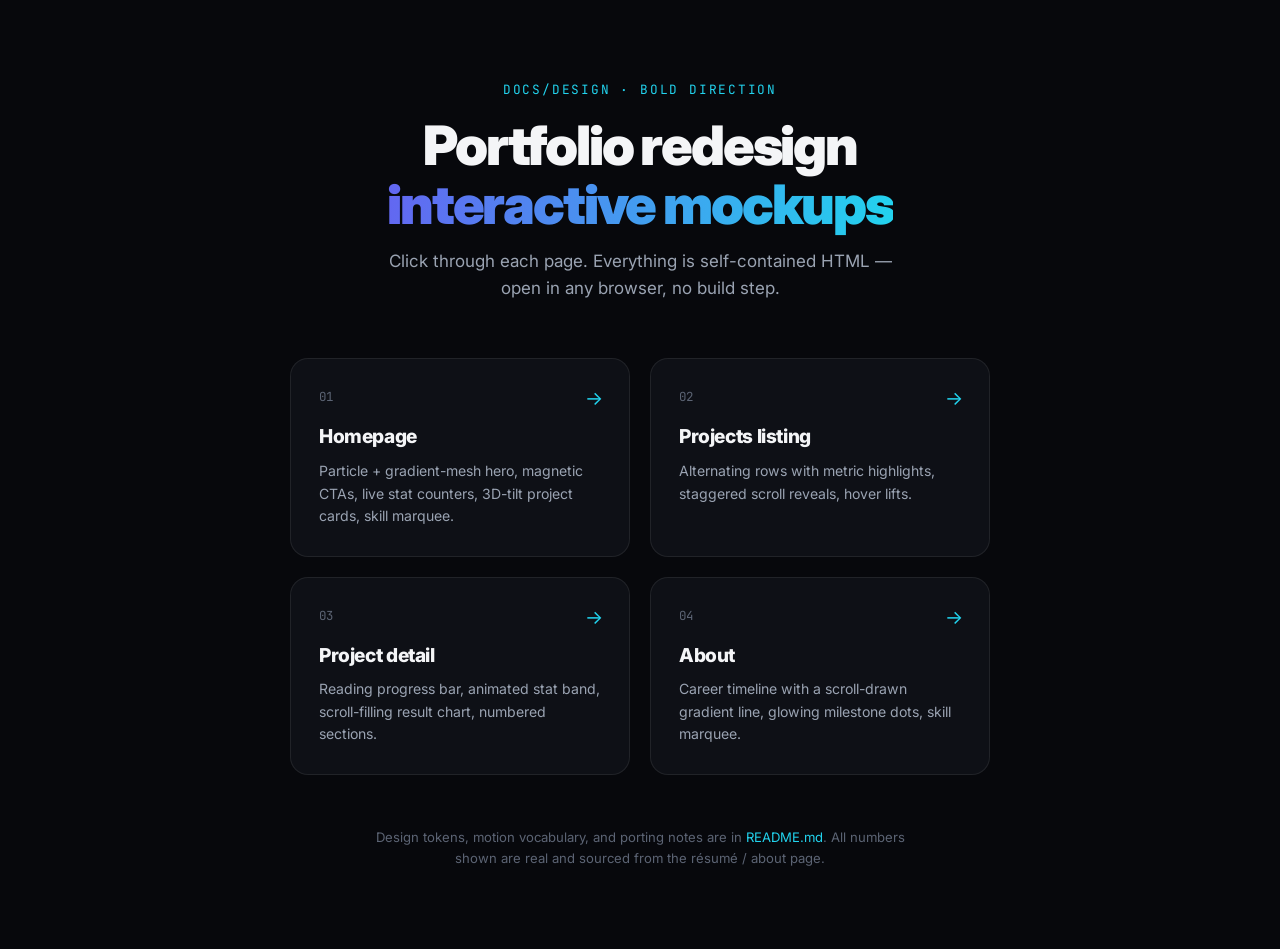
<file: docs/design/index.html>
<!DOCTYPE html>
<html lang="en">
<head>
<meta charset="UTF-8">
<meta name="viewport" content="width=device-width, initial-scale=1.0">
<title>Design mockups — Portfolio redesign</title>
<link rel="preconnect" href="https://fonts.googleapis.com">
<link href="https://fonts.googleapis.com/css2?family=Inter:wght@400;500;600;700;800;900&family=JetBrains+Mono:wght@400;600&display=swap" rel="stylesheet">
<style>
  :root{
    --bg:#07080c; --bg-raised:#0e1016; --fg:#f4f5f7; --fg-muted:#9aa3b2; --fg-dim:#5c6474;
    --a1:#6366f1; --a2:#22d3ee; --grad:linear-gradient(100deg,var(--a1),var(--a2));
    --border:rgba(255,255,255,.08); --border-hi:rgba(255,255,255,.16);
    --ease:cubic-bezier(.22,1,.36,1);
  }
  *{margin:0;padding:0;box-sizing:border-box}
  body{background:var(--bg);color:var(--fg);font-family:Inter,system-ui,sans-serif;font-size:17px;line-height:1.6;
    min-height:100vh;display:flex;flex-direction:column;align-items:center;padding:80px 30px}
  a{text-decoration:none;color:inherit}
  .eyebrow{font-family:'JetBrains Mono',monospace;font-size:.8rem;color:var(--a2);letter-spacing:.14em;text-transform:uppercase;margin-bottom:16px}
  h1{font-size:clamp(2.2rem,5vw,3.4rem);font-weight:900;letter-spacing:-.04em;line-height:1.08;text-align:center;margin-bottom:14px}
  h1 .grad{background:var(--grad);-webkit-background-clip:text;background-clip:text;color:transparent}
  .sub{color:var(--fg-muted);text-align:center;max-width:520px;margin-bottom:56px}
  .grid{display:grid;grid-template-columns:repeat(2,minmax(260px,340px));gap:20px}
  .tile{background:var(--bg-raised);border:1px solid var(--border);border-radius:18px;padding:28px;
    transition:border-color .25s,transform .25s var(--ease),box-shadow .3s;position:relative;overflow:hidden}
  .tile:hover{border-color:var(--border-hi);transform:translateY(-4px);box-shadow:0 24px 50px -20px rgba(0,0,0,.8)}
  .tile::after{content:"→";position:absolute;top:24px;right:26px;color:var(--a2);font-size:1.2rem;
    transition:transform .2s var(--ease)}
  .tile:hover::after{transform:translateX(4px)}
  .tile .num{font-family:'JetBrains Mono',monospace;font-size:.78rem;color:var(--fg-dim);margin-bottom:14px}
  .tile h2{font-size:1.2rem;font-weight:800;letter-spacing:-.02em;margin-bottom:8px}
  .tile p{font-size:.88rem;color:var(--fg-muted)}
  .note{margin-top:52px;font-size:.82rem;color:var(--fg-dim);text-align:center;max-width:560px}
  .note a{color:var(--a2)}
  .stagger>*{opacity:0;transform:translateY(20px);animation:up .7s var(--ease) forwards}
  .stagger>*:nth-child(1){animation-delay:.05s}.stagger>*:nth-child(2){animation-delay:.13s}
  .stagger>*:nth-child(3){animation-delay:.21s}.stagger>*:nth-child(4){animation-delay:.29s}
  @keyframes up{to{opacity:1;transform:none}}
  @media(max-width:640px){.grid{grid-template-columns:1fr}}
  @media(prefers-reduced-motion:reduce){*{animation:none!important;transition:none!important}.stagger>*{opacity:1;transform:none}}
</style>
</head>
<body>
  <p class="eyebrow">docs/design · bold direction</p>
  <h1>Portfolio redesign<br><span class="grad">interactive mockups</span></h1>
  <p class="sub">Click through each page. Everything is self-contained HTML — open in any browser, no build step.</p>

  <div class="grid stagger">
    <a class="tile" href="home.html">
      <p class="num">01</p>
      <h2>Homepage</h2>
      <p>Particle + gradient-mesh hero, magnetic CTAs, live stat counters, 3D-tilt project cards, skill marquee.</p>
    </a>
    <a class="tile" href="projects.html">
      <p class="num">02</p>
      <h2>Projects listing</h2>
      <p>Alternating rows with metric highlights, staggered scroll reveals, hover lifts.</p>
    </a>
    <a class="tile" href="project-detail.html">
      <p class="num">03</p>
      <h2>Project detail</h2>
      <p>Reading progress bar, animated stat band, scroll-filling result chart, numbered sections.</p>
    </a>
    <a class="tile" href="about.html">
      <p class="num">04</p>
      <h2>About</h2>
      <p>Career timeline with a scroll-drawn gradient line, glowing milestone dots, skill marquee.</p>
    </a>
  </div>

  <p class="note">Design tokens, motion vocabulary, and porting notes are in <a href="README.md">README.md</a>. All numbers shown are real and sourced from the résumé / about page.</p>
</body>
</html>
</file>
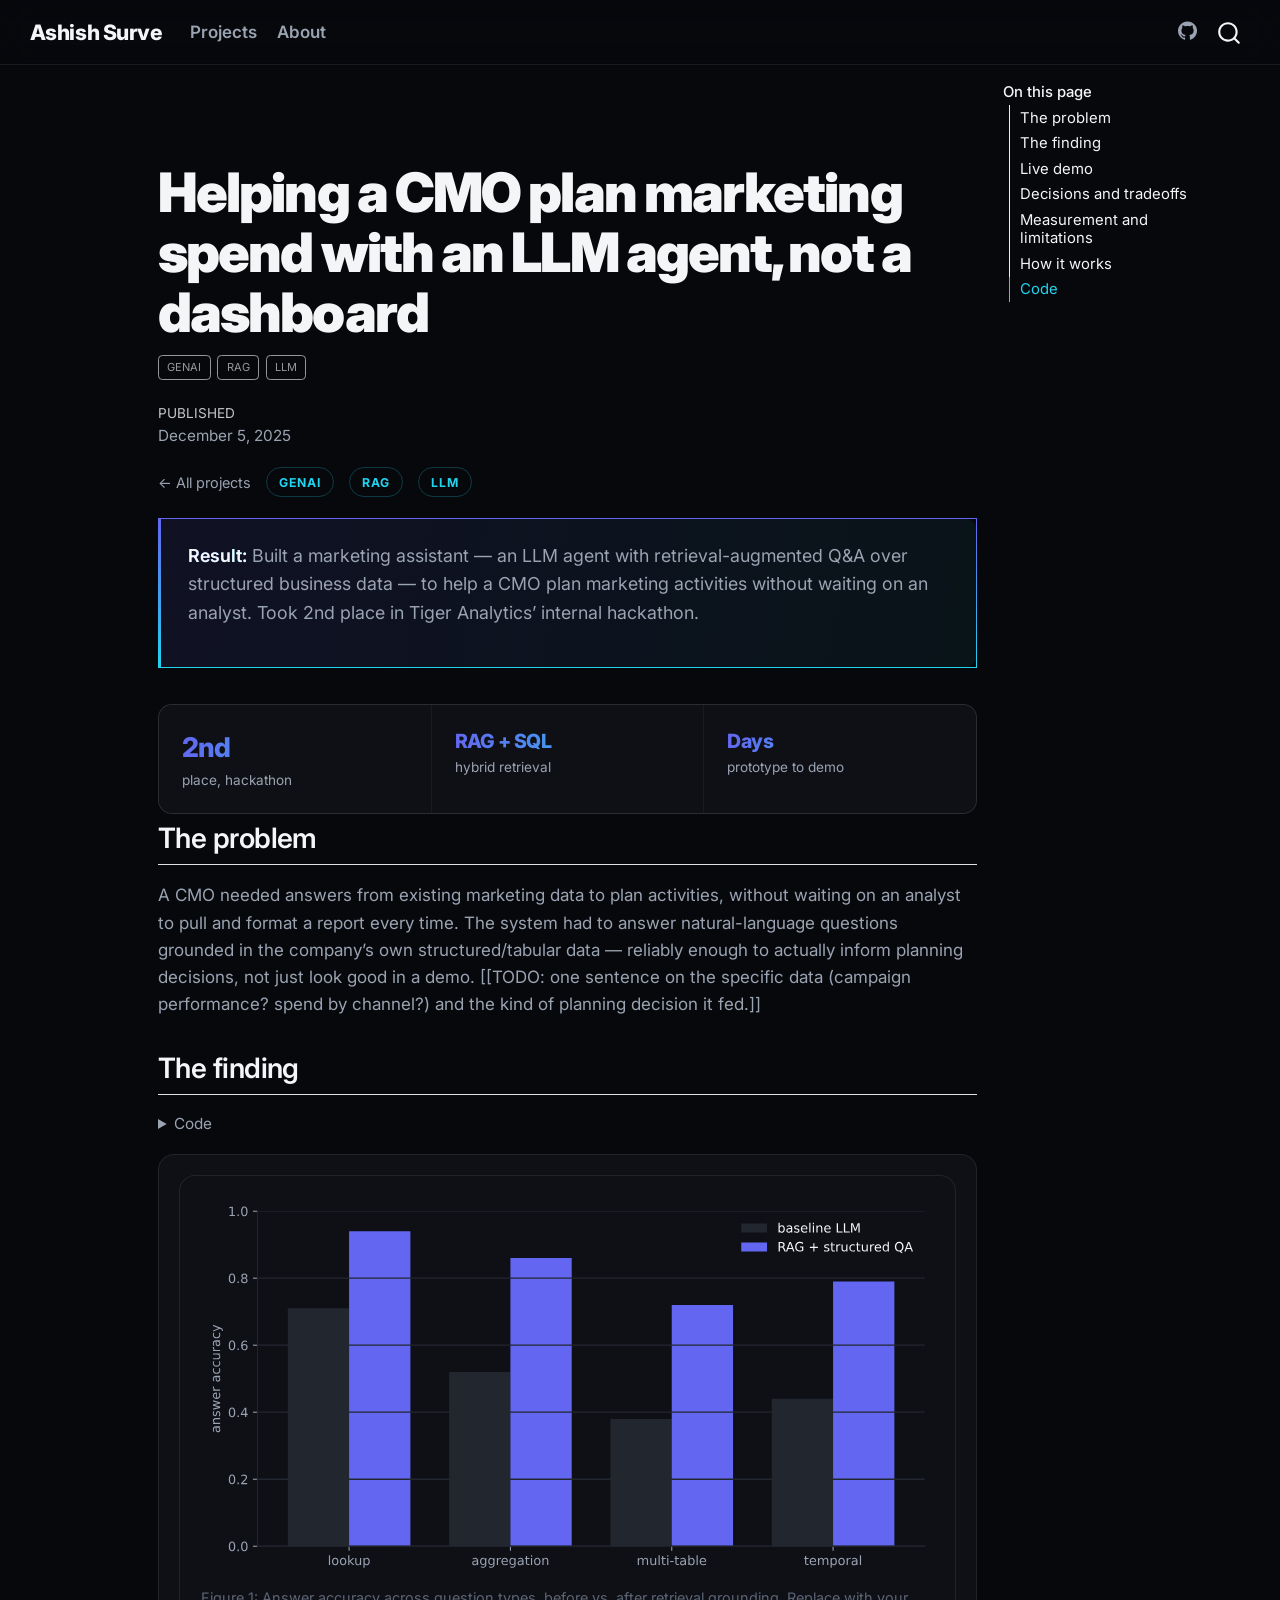
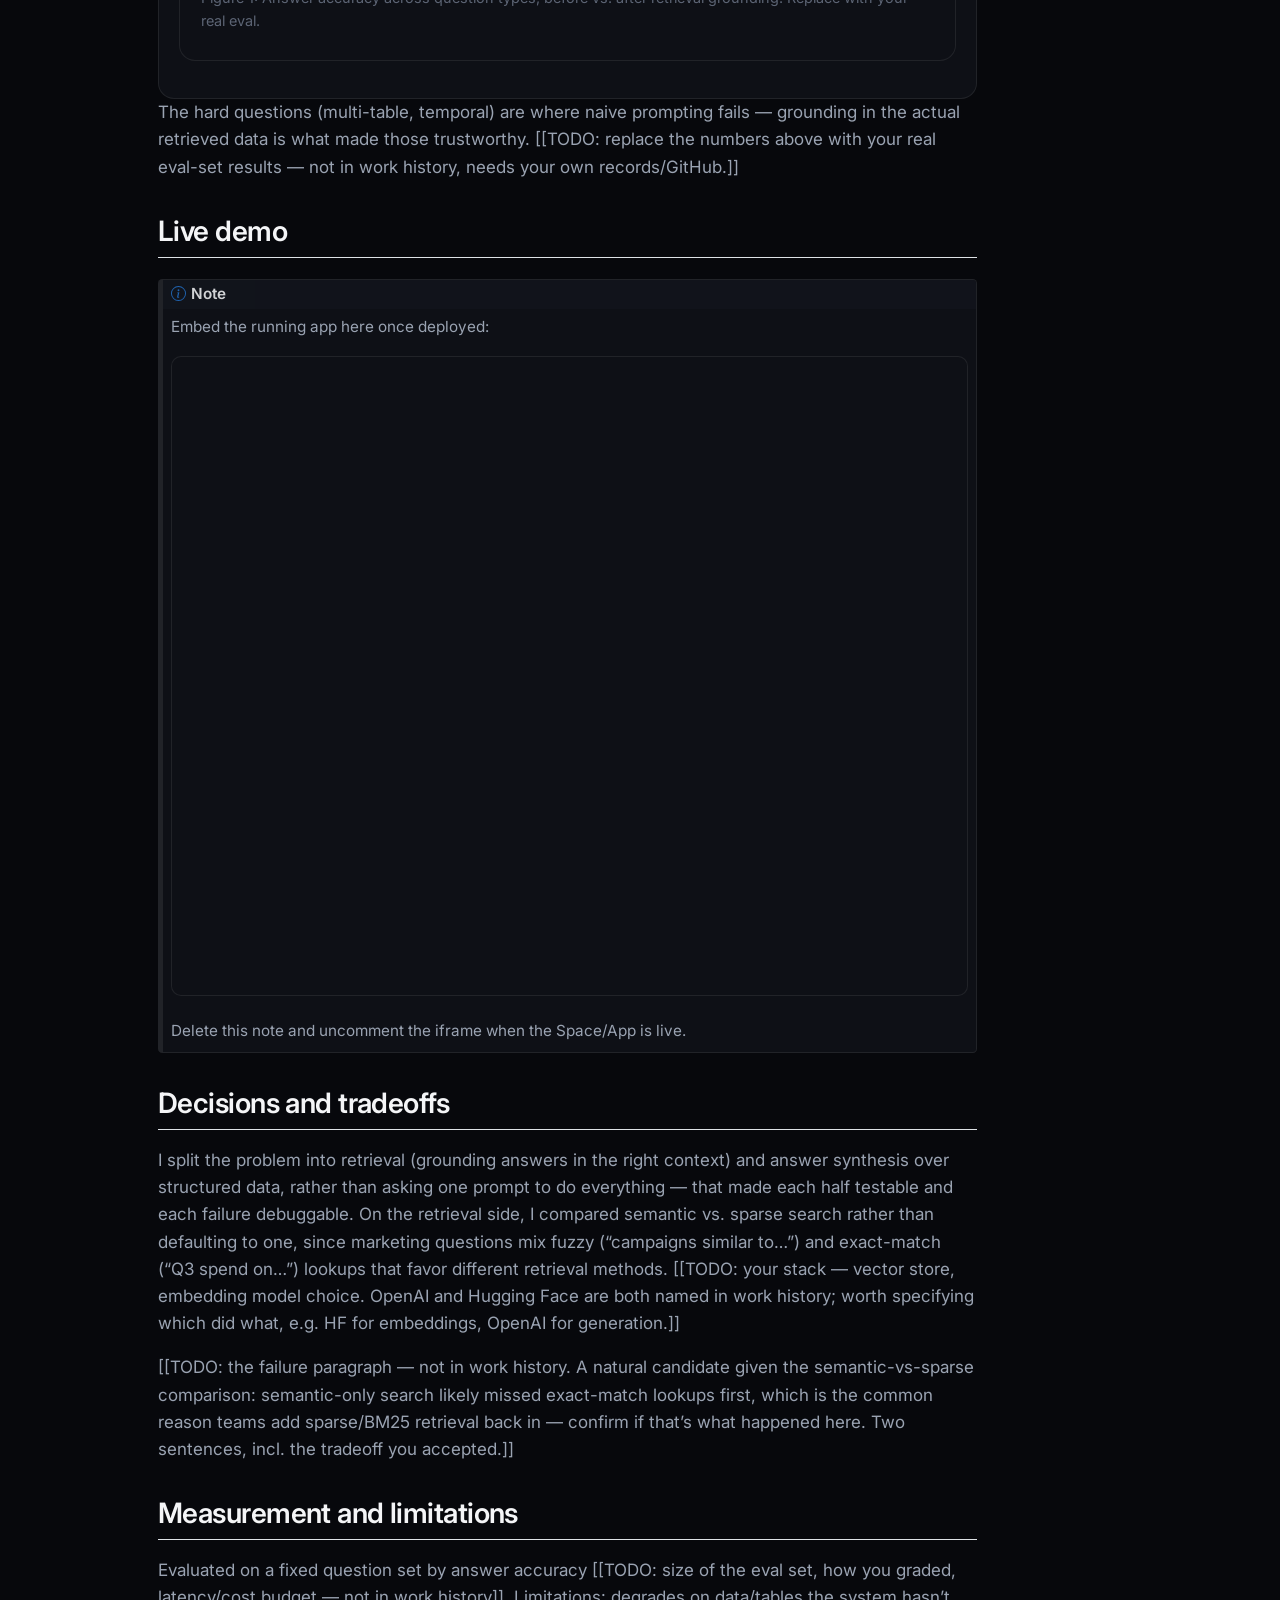
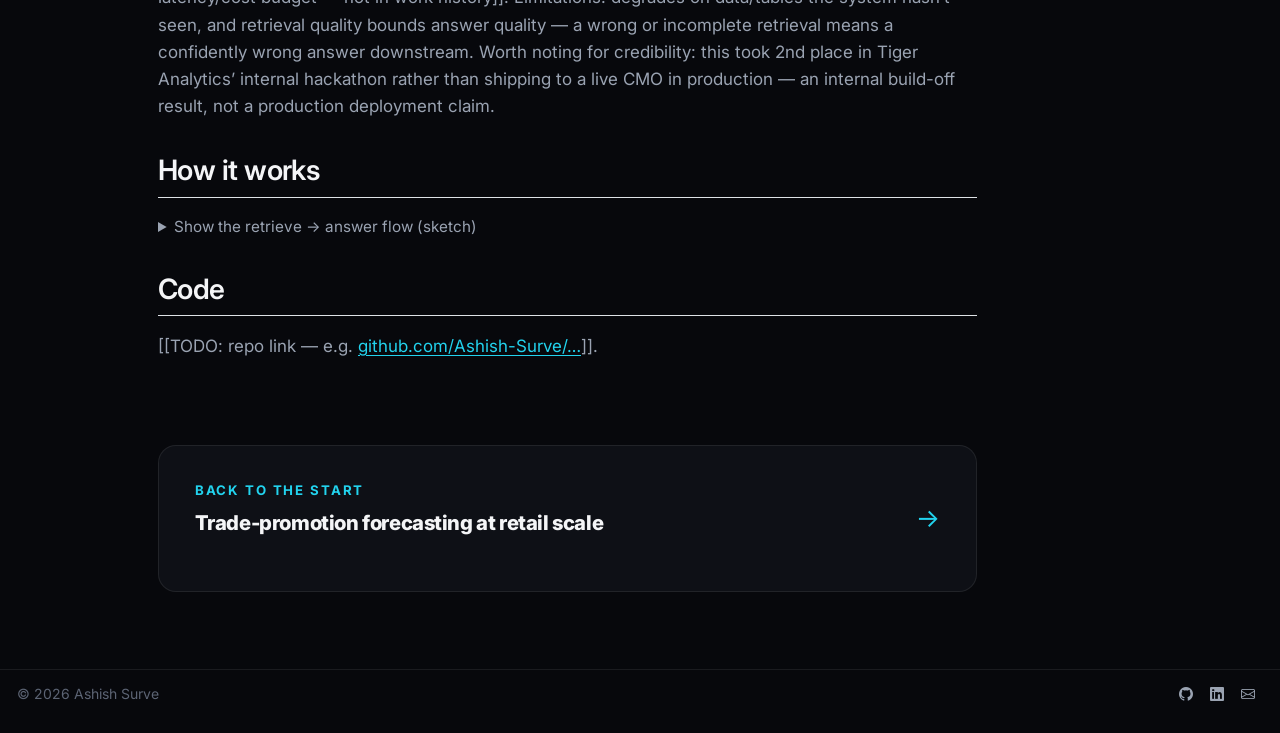
<file: projects/rag-nl2sql/index.html>
<!DOCTYPE html>
<html xmlns="http://www.w3.org/1999/xhtml" lang="en" xml:lang="en"><head>

<meta charset="utf-8">
<meta name="generator" content="quarto-1.9.38">

<meta name="viewport" content="width=device-width, initial-scale=1.0, user-scalable=yes">

<meta name="dcterms.date" content="2025-12-05">
<meta name="description" content="Built a RAG-powered marketing assistant that lets a CMO query existing data and plan activities in plain English — 2nd place in an internal build-off.">

<title>Helping a CMO plan marketing spend with an LLM agent, not a dashboard – Ashish Surve</title>
<style>
/* Default styles provided by pandoc.
** See https://pandoc.org/MANUAL.html#variables-for-html for config info.
*/
code{white-space: pre-wrap;}
span.smallcaps{font-variant: small-caps;}
div.columns{display: flex; gap: min(4vw, 1.5em);}
div.column{flex: auto; overflow-x: auto;}
div.hanging-indent{margin-left: 1.5em; text-indent: -1.5em;}
ul.task-list{list-style: none;}
ul.task-list li input[type="checkbox"] {
  width: 0.8em;
  margin: 0 0.8em 0.2em -1em; /* quarto-specific, see https://github.com/quarto-dev/quarto-cli/issues/4556 */ 
  vertical-align: middle;
}
/* CSS for syntax highlighting */
html { -webkit-text-size-adjust: 100%; }
pre > code.sourceCode { white-space: pre; position: relative; }
pre > code.sourceCode > span { display: inline-block; line-height: 1.25; }
pre > code.sourceCode > span:empty { height: 1.2em; }
.sourceCode { overflow: visible; }
code.sourceCode > span { color: inherit; text-decoration: inherit; }
div.sourceCode { margin: 1em 0; }
pre.sourceCode { margin: 0; }
@media screen {
div.sourceCode { overflow: auto; }
}
@media print {
pre > code.sourceCode { white-space: pre-wrap; }
pre > code.sourceCode > span { text-indent: -5em; padding-left: 5em; }
}
pre.numberSource code
  { counter-reset: source-line 0; }
pre.numberSource code > span
  { position: relative; left: -4em; counter-increment: source-line; }
pre.numberSource code > span > a:first-child::before
  { content: counter(source-line);
    position: relative; left: -1em; text-align: right; vertical-align: baseline;
    border: none; display: inline-block;
    -webkit-touch-callout: none; -webkit-user-select: none;
    -khtml-user-select: none; -moz-user-select: none;
    -ms-user-select: none; user-select: none;
    padding: 0 4px; width: 4em;
  }
pre.numberSource { margin-left: 3em;  padding-left: 4px; }
div.sourceCode
  {   }
@media screen {
pre > code.sourceCode > span > a:first-child::before { text-decoration: underline; }
}
</style>


<script src="../../site_libs/quarto-nav/quarto-nav.js"></script>
<script src="../../site_libs/clipboard/clipboard.min.js"></script>
<script src="../../site_libs/quarto-search/autocomplete.umd.js"></script>
<script src="../../site_libs/quarto-search/fuse.min.js"></script>
<script src="../../site_libs/quarto-search/quarto-search.js"></script>
<meta name="quarto:offset" content="../../">
<link href="../../assets/favicon.png" rel="icon" type="image/png">
<script src="../../site_libs/quarto-html/quarto.js" type="module"></script>
<script src="../../site_libs/quarto-html/tabsets/tabsets.js" type="module"></script>
<script src="../../site_libs/quarto-html/popper.min.js"></script>
<script src="../../site_libs/quarto-html/tippy.umd.min.js"></script>
<link href="../../site_libs/quarto-html/tippy.css" rel="stylesheet">
<link href="../../site_libs/quarto-html/quarto-syntax-highlighting-dark-031c1e8980ea589ec2238abdf0cf1a2d.css" rel="stylesheet" id="quarto-text-highlighting-styles">
<script src="../../site_libs/bootstrap/bootstrap.min.js"></script>
<link href="../../site_libs/bootstrap/bootstrap-icons.css" rel="stylesheet">
<link href="../../site_libs/bootstrap/bootstrap-0554169f843edff74bd6bce517e95591.min.css" rel="stylesheet" append-hash="true" id="quarto-bootstrap" data-mode="dark">
<script id="quarto-search-options" type="application/json">{
  "location": "navbar",
  "copy-button": false,
  "collapse-after": 3,
  "panel-placement": "end",
  "type": "overlay",
  "limit": 50,
  "keyboard-shortcut": [
    "f",
    "/",
    "s"
  ],
  "show-item-context": false,
  "language": {
    "search-no-results-text": "No results",
    "search-matching-documents-text": "matching documents",
    "search-copy-link-title": "Copy link to search",
    "search-hide-matches-text": "Hide additional matches",
    "search-more-match-text": "more match in this document",
    "search-more-matches-text": "more matches in this document",
    "search-clear-button-title": "Clear",
    "search-text-placeholder": "",
    "search-detached-cancel-button-title": "Cancel",
    "search-submit-button-title": "Submit",
    "search-label": "Search"
  }
}</script>
<style>html{ scroll-behavior: smooth; }</style>
<link rel="preconnect" href="https://fonts.googleapis.com">
<link href="https://fonts.googleapis.com/css2?family=Inter:wght@400;500;600;700;800;900&amp;family=JetBrains+Mono:wght@400;600&amp;display=swap" rel="stylesheet">
<meta name="theme-color" content="#07080c">


</head>

<body class="nav-fixed quarto-light">

<div id="quarto-search-results"></div>
  <header id="quarto-header" class="headroom fixed-top">
    <nav class="navbar navbar-expand-lg " data-bs-theme="dark">
      <div class="navbar-container container-fluid">
      <div class="navbar-brand-container mx-auto">
    <a class="navbar-brand" href="../../index.html">
    <span class="navbar-title">Ashish Surve</span>
    </a>
  </div>
            <div id="quarto-search" class="" title="Search"></div>
          <button class="navbar-toggler" type="button" data-bs-toggle="collapse" data-bs-target="#navbarCollapse" aria-controls="navbarCollapse" role="menu" aria-expanded="false" aria-label="Toggle navigation" onclick="if (window.quartoToggleHeadroom) { window.quartoToggleHeadroom(); }">
  <span class="navbar-toggler-icon"></span>
</button>
          <div class="collapse navbar-collapse" id="navbarCollapse">
            <ul class="navbar-nav navbar-nav-scroll me-auto">
  <li class="nav-item">
    <a class="nav-link" href="../../projects/index.html"> 
<span class="menu-text">Projects</span></a>
  </li>  
  <li class="nav-item">
    <a class="nav-link" href="../../about.html"> 
<span class="menu-text">About</span></a>
  </li>  
</ul>
            <ul class="navbar-nav navbar-nav-scroll ms-auto">
  <li class="nav-item compact">
    <a class="nav-link" href="https://github.com/Ashish-Surve"> <i class="bi bi-github" role="img" aria-label="GitHub">
</i> 
<span class="menu-text"></span></a>
  </li>  
</ul>
          </div> <!-- /navcollapse -->
            <div class="quarto-navbar-tools">
</div>
      </div> <!-- /container-fluid -->
    </nav>
</header>
<!-- content -->
<div id="quarto-content" class="quarto-container page-columns page-rows-contents page-layout-article page-navbar">
<!-- sidebar -->
<!-- margin-sidebar -->
    <div id="quarto-margin-sidebar" class="sidebar margin-sidebar">
        <nav id="TOC" role="doc-toc" class="toc-active">
    <h2 id="toc-title">On this page</h2>
   
  <ul>
  <li><a href="#the-problem" id="toc-the-problem" class="nav-link active" data-scroll-target="#the-problem">The problem</a></li>
  <li><a href="#the-finding" id="toc-the-finding" class="nav-link" data-scroll-target="#the-finding">The finding</a></li>
  <li><a href="#live-demo" id="toc-live-demo" class="nav-link" data-scroll-target="#live-demo">Live demo</a></li>
  <li><a href="#decisions-and-tradeoffs" id="toc-decisions-and-tradeoffs" class="nav-link" data-scroll-target="#decisions-and-tradeoffs">Decisions and tradeoffs</a></li>
  <li><a href="#measurement-and-limitations" id="toc-measurement-and-limitations" class="nav-link" data-scroll-target="#measurement-and-limitations">Measurement and limitations</a></li>
  <li><a href="#how-it-works" id="toc-how-it-works" class="nav-link" data-scroll-target="#how-it-works">How it works</a></li>
  <li><a href="#code" id="toc-code" class="nav-link" data-scroll-target="#code">Code</a></li>
  </ul>
</nav>
    </div>
<!-- main -->
<main class="content" id="quarto-document-content">

<header id="title-block-header" class="quarto-title-block default">
<div class="quarto-title">
<h1 class="title">Helping a CMO plan marketing spend with an LLM agent, not a dashboard</h1>
  <div class="quarto-categories">
    <div class="quarto-category">GenAI</div>
    <div class="quarto-category">RAG</div>
    <div class="quarto-category">LLM</div>
  </div>
  </div>

<div>
  <div class="description">
    Built a RAG-powered marketing assistant that lets a CMO query existing data and plan activities in plain English — 2nd place in an internal build-off.
  </div>
</div>


<div class="quarto-title-meta">

    
    <div>
    <div class="quarto-title-meta-heading">Published</div>
    <div class="quarto-title-meta-contents">
      <p class="date">December 5, 2025</p>
    </div>
  </div>
  
    
  </div>
  


</header>


<div id="reading-progress"></div>
<div class="project-breadcrumb">
  <a href="../index.html">← All projects</a>
  <span class="tag">GenAI</span>
  <span class="tag">RAG</span>
  <span class="tag">LLM</span>
</div>
<!-- Corrected from the earlier "RAG + NL2SQL" framing: work history and
     about.qmd both confirm this project (the "Marketing Assistant") used
     RAG + semantic/sparse search + QA over structured/tabular data — no
     SQL-generation step is documented anywhere, so NL2SQL language was
     dropped rather than left unverified. It's the natural home for the ONE
     embedded live demo (Streamlit / HF Space) if you build one. -->
<div class="reveal">
<div class="result-banner">
<p><strong>Result:</strong> Built a marketing assistant — an LLM agent with retrieval-augmented Q&amp;A over structured business data — to help a CMO plan marketing activities without waiting on an analyst. Took 2nd place in Tiger Analytics’ internal hackathon.</p>
</div>
</div>
<div class="reveal">
<div class="stats-inline">
  <div class="si"><div class="num">2nd</div><div class="lbl">place, hackathon</div></div>
  <div class="si"><div class="num" style="font-size:1.15rem;">RAG + SQL</div><div class="lbl">hybrid retrieval</div></div>
  <div class="si"><div class="num" style="font-size:1.15rem;">Days</div><div class="lbl">prototype to demo</div></div>
</div>
</div>
<section id="the-problem" class="level2 reveal">
<h2 data-anchor-id="the-problem">The problem</h2>
<p>A CMO needed answers from existing marketing data to plan activities, without waiting on an analyst to pull and format a report every time. The system had to answer natural-language questions grounded in the company’s own structured/tabular data — reliably enough to actually inform planning decisions, not just look good in a demo. [[TODO: one sentence on the specific data (campaign performance? spend by channel?) and the kind of planning decision it fed.]]</p>
</section>
<section id="the-finding" class="level2 reveal">
<h2 data-anchor-id="the-finding">The finding</h2>
<div id="cell-fig-hero" class="cell" data-execution_count="1">
<details class="code-fold">
<summary>Code</summary>
<div class="code-copy-outer-scaffold"><div class="sourceCode cell-code" id="cb1"><pre class="sourceCode python code-with-copy"><code class="sourceCode python"><span id="cb1-1"><a href="#cb1-1" aria-hidden="true" tabindex="-1"></a><span class="im">import</span> numpy <span class="im">as</span> np</span>
<span id="cb1-2"><a href="#cb1-2" aria-hidden="true" tabindex="-1"></a><span class="im">import</span> matplotlib.pyplot <span class="im">as</span> plt</span>
<span id="cb1-3"><a href="#cb1-3" aria-hidden="true" tabindex="-1"></a></span>
<span id="cb1-4"><a href="#cb1-4" aria-hidden="true" tabindex="-1"></a>cats <span class="op">=</span> [<span class="st">"lookup"</span>, <span class="st">"aggregation"</span>, <span class="st">"multi-table"</span>, <span class="st">"temporal"</span>]</span>
<span id="cb1-5"><a href="#cb1-5" aria-hidden="true" tabindex="-1"></a>before <span class="op">=</span> np.array([<span class="fl">0.71</span>, <span class="fl">0.52</span>, <span class="fl">0.38</span>, <span class="fl">0.44</span>])</span>
<span id="cb1-6"><a href="#cb1-6" aria-hidden="true" tabindex="-1"></a>after  <span class="op">=</span> np.array([<span class="fl">0.94</span>, <span class="fl">0.86</span>, <span class="fl">0.72</span>, <span class="fl">0.79</span>])</span>
<span id="cb1-7"><a href="#cb1-7" aria-hidden="true" tabindex="-1"></a>x <span class="op">=</span> np.arange(<span class="bu">len</span>(cats))<span class="op">;</span> w <span class="op">=</span> <span class="fl">0.38</span></span>
<span id="cb1-8"><a href="#cb1-8" aria-hidden="true" tabindex="-1"></a></span>
<span id="cb1-9"><a href="#cb1-9" aria-hidden="true" tabindex="-1"></a>BG, FG, MUTED, GRID <span class="op">=</span> <span class="st">"#0e1016"</span>, <span class="st">"#f4f5f7"</span>, <span class="st">"#9aa3b2"</span>, <span class="st">"#22262f"</span></span>
<span id="cb1-10"><a href="#cb1-10" aria-hidden="true" tabindex="-1"></a>A1, A2 <span class="op">=</span> <span class="st">"#6366f1"</span>, <span class="st">"#22d3ee"</span></span>
<span id="cb1-11"><a href="#cb1-11" aria-hidden="true" tabindex="-1"></a></span>
<span id="cb1-12"><a href="#cb1-12" aria-hidden="true" tabindex="-1"></a>fig, ax <span class="op">=</span> plt.subplots(figsize<span class="op">=</span>(<span class="dv">8</span>, <span class="fl">4.2</span>))</span>
<span id="cb1-13"><a href="#cb1-13" aria-hidden="true" tabindex="-1"></a>fig.patch.set_facecolor(BG)<span class="op">;</span> ax.set_facecolor(BG)</span>
<span id="cb1-14"><a href="#cb1-14" aria-hidden="true" tabindex="-1"></a>ax.bar(x <span class="op">-</span> w<span class="op">/</span><span class="dv">2</span>, before, w, color<span class="op">=</span>GRID, label<span class="op">=</span><span class="st">"baseline LLM"</span>)</span>
<span id="cb1-15"><a href="#cb1-15" aria-hidden="true" tabindex="-1"></a>ax.bar(x <span class="op">+</span> w<span class="op">/</span><span class="dv">2</span>, after,  w, color<span class="op">=</span>A1, label<span class="op">=</span><span class="st">"RAG + structured QA"</span>)</span>
<span id="cb1-16"><a href="#cb1-16" aria-hidden="true" tabindex="-1"></a>ax.set_xticks(x)<span class="op">;</span> ax.set_xticklabels(cats, color<span class="op">=</span>MUTED)</span>
<span id="cb1-17"><a href="#cb1-17" aria-hidden="true" tabindex="-1"></a>ax.set_ylabel(<span class="st">"answer accuracy"</span>, color<span class="op">=</span>MUTED)<span class="op">;</span> ax.set_ylim(<span class="dv">0</span>, <span class="dv">1</span>)</span>
<span id="cb1-18"><a href="#cb1-18" aria-hidden="true" tabindex="-1"></a>ax.tick_params(colors<span class="op">=</span>MUTED)</span>
<span id="cb1-19"><a href="#cb1-19" aria-hidden="true" tabindex="-1"></a>ax.legend(frameon<span class="op">=</span><span class="va">False</span>, labelcolor<span class="op">=</span>FG)</span>
<span id="cb1-20"><a href="#cb1-20" aria-hidden="true" tabindex="-1"></a><span class="cf">for</span> s <span class="kw">in</span> [<span class="st">"top"</span>, <span class="st">"right"</span>]: ax.spines[s].set_visible(<span class="va">False</span>)</span>
<span id="cb1-21"><a href="#cb1-21" aria-hidden="true" tabindex="-1"></a>ax.spines[<span class="st">"left"</span>].set_color(GRID)<span class="op">;</span> ax.spines[<span class="st">"bottom"</span>].set_color(GRID)</span>
<span id="cb1-22"><a href="#cb1-22" aria-hidden="true" tabindex="-1"></a>ax.grid(axis<span class="op">=</span><span class="st">"y"</span>, color<span class="op">=</span>GRID, lw<span class="op">=</span><span class="dv">1</span>)</span>
<span id="cb1-23"><a href="#cb1-23" aria-hidden="true" tabindex="-1"></a>plt.tight_layout()</span>
<span id="cb1-24"><a href="#cb1-24" aria-hidden="true" tabindex="-1"></a>fig.savefig(<span class="st">"hero.png"</span>, dpi<span class="op">=</span><span class="dv">120</span>, bbox_inches<span class="op">=</span><span class="st">"tight"</span>, facecolor<span class="op">=</span>BG)</span>
<span id="cb1-25"><a href="#cb1-25" aria-hidden="true" tabindex="-1"></a>plt.show()</span></code></pre></div><button title="Copy to Clipboard" class="code-copy-button"><i class="bi"></i></button></div>
</details>
<div class="cell-output cell-output-display">
<div id="fig-hero" class="quarto-float quarto-figure quarto-figure-center">
<figure class="quarto-float quarto-float-fig figure">
<div aria-describedby="fig-hero-caption-0ceaefa1-69ba-4598-a22c-09a6ac19f8ca">
<img src="index_files/figure-html/fig-hero-output-1.svg" class="img-fluid figure-img">
</div>
<figcaption class="quarto-float-caption-bottom quarto-float-caption quarto-float-fig" id="fig-hero-caption-0ceaefa1-69ba-4598-a22c-09a6ac19f8ca">
Figure&nbsp;1: Answer accuracy across question types, before vs.&nbsp;after retrieval grounding. Replace with your real eval.
</figcaption>
</figure>
</div>
</div>
</div>
<p>The hard questions (multi-table, temporal) are where naive prompting fails — grounding in the actual retrieved data is what made those trustworthy. [[TODO: replace the numbers above with your real eval-set results — not in work history, needs your own records/GitHub.]]</p>
</section>
<section id="live-demo" class="level2 reveal">
<h2 data-anchor-id="live-demo">Live demo</h2>
<!-- ONE embedded live demo, per the plan. Deploy the app to Streamlit
     Community Cloud or a Hugging Face Space, then drop the URL below. -->
<div class="callout callout-style-default callout-note callout-titled">
<div class="callout-header d-flex align-content-center">
<div class="callout-icon-container">
<i class="callout-icon"></i>
</div>
<div class="callout-title-container flex-fill">
Note
</div>
</div>
<div class="callout-body-container callout-body">
<p>Embed the running app here once deployed:</p>
<iframe src="https://YOUR-APP.streamlit.app/?embed=true" style="width:100%; height:640px; border:1px solid var(--border); border-radius:10px; background:var(--bg-raised);" loading="lazy"></iframe>
<p>Delete this note and uncomment the iframe when the Space/App is live.</p>
</div>
</div>
</section>
<section id="decisions-and-tradeoffs" class="level2 reveal">
<h2 data-anchor-id="decisions-and-tradeoffs">Decisions and tradeoffs</h2>
<p>I split the problem into retrieval (grounding answers in the right context) and answer synthesis over structured data, rather than asking one prompt to do everything — that made each half testable and each failure debuggable. On the retrieval side, I compared semantic vs.&nbsp;sparse search rather than defaulting to one, since marketing questions mix fuzzy (“campaigns similar to…”) and exact-match (“Q3 spend on…”) lookups that favor different retrieval methods. [[TODO: your stack — vector store, embedding model choice. OpenAI and Hugging Face are both named in work history; worth specifying which did what, e.g.&nbsp;HF for embeddings, OpenAI for generation.]]</p>
<p>[[TODO: the failure paragraph — not in work history. A natural candidate given the semantic-vs-sparse comparison: semantic-only search likely missed exact-match lookups first, which is the common reason teams add sparse/BM25 retrieval back in — confirm if that’s what happened here. Two sentences, incl.&nbsp;the tradeoff you accepted.]]</p>
</section>
<section id="measurement-and-limitations" class="level2 reveal">
<h2 data-anchor-id="measurement-and-limitations">Measurement and limitations</h2>
<p>Evaluated on a fixed question set by answer accuracy [[TODO: size of the eval set, how you graded, latency/cost budget — not in work history]]. Limitations: degrades on data/tables the system hasn’t seen, and retrieval quality bounds answer quality — a wrong or incomplete retrieval means a confidently wrong answer downstream. Worth noting for credibility: this took 2nd place in Tiger Analytics’ internal hackathon rather than shipping to a live CMO in production — an internal build-off result, not a production deployment claim.</p>
</section>
<section id="how-it-works" class="level2 reveal">
<h2 data-anchor-id="how-it-works">How it works</h2>
<div id="d193a582" class="cell" data-execution_count="2">
<details class="code-fold">
<summary>Show the retrieve → answer flow (sketch)</summary>
<div class="code-copy-outer-scaffold"><div class="sourceCode cell-code" id="cb2"><pre class="sourceCode python code-with-copy"><code class="sourceCode python"><span id="cb2-1"><a href="#cb2-1" aria-hidden="true" tabindex="-1"></a><span class="co"># Replace with a readable slice of your real pipeline.</span></span>
<span id="cb2-2"><a href="#cb2-2" aria-hidden="true" tabindex="-1"></a><span class="kw">def</span> answer(question: <span class="bu">str</span>) <span class="op">-&gt;</span> <span class="bu">str</span>:</span>
<span id="cb2-3"><a href="#cb2-3" aria-hidden="true" tabindex="-1"></a>    ctx <span class="op">=</span> retrieve(question)            <span class="co"># semantic + sparse search over data</span></span>
<span id="cb2-4"><a href="#cb2-4" aria-hidden="true" tabindex="-1"></a>    <span class="cf">return</span> synthesize(question, ctx)    <span class="co"># LLM grounds its answer in ctx</span></span></code></pre></div><button title="Copy to Clipboard" class="code-copy-button"><i class="bi"></i></button></div>
</details>
</div>
</section>
<section id="code" class="level2 reveal">
<h2 data-anchor-id="code">Code</h2>
<p>[[TODO: repo link — e.g.&nbsp;<strong><a href="https://github.com/Ashish-Surve">github.com/Ashish-Surve/…</a></strong>]].</p>
</section>
<a class="next-project reveal" href="../trade-promotion-forecasting/index.html">
  <div><p class="lbl">Back to the start</p><p class="t">Trade-promotion forecasting at retail scale</p></div>
  <span class="arrow">→</span>
</a>



</main> <!-- /main -->
<script>
(function () {
  var reduced = matchMedia('(prefers-reduced-motion: reduce)').matches;

  /* ---------- scroll reveal ---------- */
  var revealEls = document.querySelectorAll('.reveal');
  if (!('IntersectionObserver' in window) || !revealEls.length) {
    revealEls.forEach(function (el) { el.classList.add('is-visible'); });
  } else {
    var io = new IntersectionObserver(function (entries) {
      entries.forEach(function (entry) {
        if (entry.isIntersecting) {
          entry.target.classList.add('is-visible');
          entry.target.querySelectorAll('.bar-fill').forEach(function (f) {
            f.style.width = f.style.getPropertyValue('--w');
          });
          io.unobserve(entry.target);
        }
      });
    }, { threshold: 0.15 });
    revealEls.forEach(function (el) { io.observe(el); });
  }

  /* ---------- particle canvas (hero only) ---------- */
  (function () {
    var c = document.getElementById('bold-particles');
    if (!c || reduced) return;
    var x = c.getContext('2d'), W, H, pts = [], mouse = { x: -1e4, y: -1e4 }, running = true;
    function resize() {
      W = c.width = c.offsetWidth; H = c.height = c.offsetHeight;
      pts = Array.from({ length: Math.min(80, W / 16) }, function () {
        return {
          x: Math.random() * W, y: Math.random() * H,
          vx: (Math.random() - .5) * .35, vy: (Math.random() - .5) * .35, r: Math.random() * 1.6 + .6
        };
      });
    }
    resize();
    addEventListener('resize', resize);
    if (c.parentElement) {
      c.parentElement.addEventListener('mousemove', function (e) {
        var b = c.getBoundingClientRect();
        mouse = { x: e.clientX - b.left, y: e.clientY - b.top };
      });
      c.parentElement.addEventListener('mouseleave', function () { mouse = { x: -1e4, y: -1e4 }; });
    }
    if ('IntersectionObserver' in window) {
      new IntersectionObserver(function (entries) { running = entries[0].isIntersecting; }).observe(c);
    }
    (function tick() {
      requestAnimationFrame(tick);
      if (!running) return;
      x.clearRect(0, 0, W, H);
      for (var i = 0; i < pts.length; i++) {
        var p = pts[i];
        p.x += p.vx; p.y += p.vy;
        if (p.x < 0 || p.x > W) p.vx *= -1;
        if (p.y < 0 || p.y > H) p.vy *= -1;
        var dx = mouse.x - p.x, dy = mouse.y - p.y, d = Math.hypot(dx, dy);
        if (d < 120) { p.x -= dx / d * .6; p.y -= dy / d * .6; }
        x.beginPath(); x.arc(p.x, p.y, p.r, 0, 7); x.fillStyle = 'rgba(148,163,255,.5)'; x.fill();
      }
      for (var i2 = 0; i2 < pts.length; i2++) {
        for (var j = i2 + 1; j < pts.length; j++) {
          var a = pts[i2], b = pts[j], d2 = Math.hypot(a.x - b.x, a.y - b.y);
          if (d2 < 130) {
            x.beginPath(); x.moveTo(a.x, a.y); x.lineTo(b.x, b.y);
            x.strokeStyle = 'rgba(99,102,241,' + (.14 * (1 - d2 / 130)) + ')'; x.stroke();
          }
        }
      }
    })();
  })();

  /* ---------- counters ---------- */
  var counters = document.querySelectorAll('.count');
  if (counters.length) {
    if (!('IntersectionObserver' in window)) {
      counters.forEach(function (el) {
        var to = +el.dataset.to, dec = +(el.dataset.dec || 0), suf = el.dataset.suffix || '';
        el.textContent = to.toFixed(dec) + suf;
      });
    } else {
      var cio = new IntersectionObserver(function (entries) {
        entries.forEach(function (entry) {
          if (!entry.isIntersecting) return;
          cio.unobserve(entry.target);
          var el = entry.target, to = +el.dataset.to, dec = +(el.dataset.dec || 0), suf = el.dataset.suffix || '';
          if (reduced) { el.textContent = to.toFixed(dec) + suf; return; }
          var t0 = performance.now(), dur = 1400;
          (function step(t) {
            var p = Math.min((t - t0) / dur, 1), e2 = 1 - Math.pow(1 - p, 3);
            el.textContent = (to * e2).toFixed(dec) + suf;
            if (p < 1) requestAnimationFrame(step);
          })(t0);
        });
      }, { threshold: 0.6 });
      counters.forEach(function (el) { cio.observe(el); });
    }
  }

  /* ---------- magnetic buttons ---------- */
  if (!reduced) {
    document.querySelectorAll('.magnetic').forEach(function (b) {
      b.addEventListener('mousemove', function (e) {
        var r = b.getBoundingClientRect();
        b.style.transform = 'translate(' + ((e.clientX - r.left - r.width / 2) * .22) + 'px,' + ((e.clientY - r.top - r.height / 2) * .22) + 'px)';
      });
      b.addEventListener('mouseleave', function () { b.style.transform = ''; });
    });
  }

  /* ---------- 3D tilt cards ---------- */
  if (!reduced) {
    document.querySelectorAll('.tilt').forEach(function (card) {
      card.addEventListener('mousemove', function (e) {
        var r = card.getBoundingClientRect();
        var px = (e.clientX - r.left) / r.width, py = (e.clientY - r.top) / r.height;
        card.style.transform = 'rotateY(' + ((px - .5) * 10) + 'deg) rotateX(' + ((py - .5) * -10) + 'deg) translateY(-4px)';
        card.style.setProperty('--mx', px * 100 + '%');
        card.style.setProperty('--my', py * 100 + '%');
      });
      card.addEventListener('mouseleave', function () { card.style.transform = ''; });
    });
  }

  /* ---------- timeline draw-on-scroll (about page) ---------- */
  (function () {
    var tl = document.getElementById('bold-timeline'), fill = document.getElementById('tlFill');
    if (!tl || !fill) return;
    if (reduced) { fill.style.height = '100%'; return; }
    addEventListener('scroll', function () {
      var r = tl.getBoundingClientRect(), vh = innerHeight;
      var p = Math.min(1, Math.max(0, (vh * .75 - r.top) / r.height));
      fill.style.height = (p * 100) + '%';
    }, { passive: true });
  })();

  /* ---------- reading progress bar (project pages) ---------- */
  (function () {
    var bar = document.getElementById('reading-progress');
    if (!bar) return;
    addEventListener('scroll', function () {
      var h = document.documentElement;
      var pct = h.scrollTop / (h.scrollHeight - h.clientHeight) * 100;
      bar.style.width = (isFinite(pct) ? pct : 0) + '%';
    }, { passive: true });
  })();

  /* ---------- navbar solidify on scroll ---------- */
  var nav = document.querySelector('.navbar');
  if (nav) {
    addEventListener('scroll', function () {
      nav.classList.toggle('scrolled', scrollY > 10);
    }, { passive: true });
  }
})();
</script>
<script id="quarto-html-after-body" type="application/javascript">
  window.document.addEventListener("DOMContentLoaded", function (event) {
    const isCodeAnnotation = (el) => {
      for (const clz of el.classList) {
        if (clz.startsWith('code-annotation-')) {                     
          return true;
        }
      }
      return false;
    }
    const onCopySuccess = function(e) {
      // button target
      const button = e.trigger;
      // don't keep focus
      button.blur();
      // flash "checked"
      button.classList.add('code-copy-button-checked');
      var currentTitle = button.getAttribute("title");
      button.setAttribute("title", "Copied!");
      let tooltip;
      if (window.bootstrap) {
        button.setAttribute("data-bs-toggle", "tooltip");
        button.setAttribute("data-bs-placement", "left");
        button.setAttribute("data-bs-title", "Copied!");
        tooltip = new bootstrap.Tooltip(button, 
          { trigger: "manual", 
            customClass: "code-copy-button-tooltip",
            offset: [0, -8]});
        tooltip.show();    
      }
      setTimeout(function() {
        if (tooltip) {
          tooltip.hide();
          button.removeAttribute("data-bs-title");
          button.removeAttribute("data-bs-toggle");
          button.removeAttribute("data-bs-placement");
        }
        button.setAttribute("title", currentTitle);
        button.classList.remove('code-copy-button-checked');
      }, 1000);
      // clear code selection
      e.clearSelection();
    }
    const getTextToCopy = function(trigger) {
      const outerScaffold = trigger.parentElement.cloneNode(true);
      const codeEl = outerScaffold.querySelector('code');
      for (const childEl of codeEl.children) {
        if (isCodeAnnotation(childEl)) {
          childEl.remove();
        }
      }
      return codeEl.innerText;
    }
    const clipboard = new window.ClipboardJS('.code-copy-button:not([data-in-quarto-modal])', {
      text: getTextToCopy
    });
    clipboard.on('success', onCopySuccess);
    if (window.document.getElementById('quarto-embedded-source-code-modal')) {
      const clipboardModal = new window.ClipboardJS('.code-copy-button[data-in-quarto-modal]', {
        text: getTextToCopy,
        container: window.document.getElementById('quarto-embedded-source-code-modal')
      });
      clipboardModal.on('success', onCopySuccess);
    }
      var localhostRegex = new RegExp(/^(?:http|https):\/\/localhost\:?[0-9]*\//);
      var mailtoRegex = new RegExp(/^mailto:/);
        var filterRegex = new RegExp("https:\/\/ashish-surve\.github\.io");
      var isInternal = (href) => {
          return filterRegex.test(href) || localhostRegex.test(href) || mailtoRegex.test(href);
      }
      // Inspect non-navigation links and adorn them if external
     var links = window.document.querySelectorAll('a[href]:not(.nav-link):not(.navbar-brand):not(.toc-action):not(.sidebar-link):not(.sidebar-item-toggle):not(.pagination-link):not(.no-external):not([aria-hidden]):not(.dropdown-item):not(.quarto-navigation-tool):not(.about-link)');
      for (var i=0; i<links.length; i++) {
        const link = links[i];
        if (!isInternal(link.href)) {
          // undo the damage that might have been done by quarto-nav.js in the case of
          // links that we want to consider external
          if (link.dataset.originalHref !== undefined) {
            link.href = link.dataset.originalHref;
          }
        }
      }
    function tippyHover(el, contentFn, onTriggerFn, onUntriggerFn) {
      const config = {
        allowHTML: true,
        maxWidth: 500,
        delay: 100,
        arrow: false,
        appendTo: function(el) {
            return el.parentElement;
        },
        interactive: true,
        interactiveBorder: 10,
        theme: 'quarto',
        placement: 'bottom-start',
      };
      if (contentFn) {
        config.content = contentFn;
      }
      if (onTriggerFn) {
        config.onTrigger = onTriggerFn;
      }
      if (onUntriggerFn) {
        config.onUntrigger = onUntriggerFn;
      }
      window.tippy(el, config); 
    }
    const noterefs = window.document.querySelectorAll('a[role="doc-noteref"]');
    for (var i=0; i<noterefs.length; i++) {
      const ref = noterefs[i];
      tippyHover(ref, function() {
        // use id or data attribute instead here
        let href = ref.getAttribute('data-footnote-href') || ref.getAttribute('href');
        try { href = new URL(href).hash; } catch {}
        const id = href.replace(/^#\/?/, "");
        const note = window.document.getElementById(id);
        if (note) {
          return note.innerHTML;
        } else {
          return "";
        }
      });
    }
    const xrefs = window.document.querySelectorAll('a.quarto-xref');
    const processXRef = (id, note) => {
      // Strip column container classes
      const stripColumnClz = (el) => {
        el.classList.remove("page-full", "page-columns");
        if (el.children) {
          for (const child of el.children) {
            stripColumnClz(child);
          }
        }
      }
      stripColumnClz(note)
      if (id === null || id.startsWith('sec-')) {
        // Special case sections, only their first couple elements
        const container = document.createElement("div");
        if (note.children && note.children.length > 2) {
          container.appendChild(note.children[0].cloneNode(true));
          for (let i = 1; i < note.children.length; i++) {
            const child = note.children[i];
            if (child.tagName === "P" && child.innerText === "") {
              continue;
            } else {
              container.appendChild(child.cloneNode(true));
              break;
            }
          }
          if (window.Quarto?.typesetMath) {
            window.Quarto.typesetMath(container);
          }
          return container.innerHTML
        } else {
          if (window.Quarto?.typesetMath) {
            window.Quarto.typesetMath(note);
          }
          return note.innerHTML;
        }
      } else {
        // Remove any anchor links if they are present
        const anchorLink = note.querySelector('a.anchorjs-link');
        if (anchorLink) {
          anchorLink.remove();
        }
        if (window.Quarto?.typesetMath) {
          window.Quarto.typesetMath(note);
        }
        if (note.classList.contains("callout")) {
          return note.outerHTML;
        } else {
          return note.innerHTML;
        }
      }
    }
    for (var i=0; i<xrefs.length; i++) {
      const xref = xrefs[i];
      tippyHover(xref, undefined, function(instance) {
        instance.disable();
        let url = xref.getAttribute('href');
        let hash = undefined; 
        if (url.startsWith('#')) {
          hash = url;
        } else {
          try { hash = new URL(url).hash; } catch {}
        }
        if (hash) {
          const id = hash.replace(/^#\/?/, "");
          const note = window.document.getElementById(id);
          if (note !== null) {
            try {
              const html = processXRef(id, note.cloneNode(true));
              instance.setContent(html);
            } finally {
              instance.enable();
              instance.show();
            }
          } else {
            // See if we can fetch this
            fetch(url.split('#')[0])
            .then(res => res.text())
            .then(html => {
              const parser = new DOMParser();
              const htmlDoc = parser.parseFromString(html, "text/html");
              const note = htmlDoc.getElementById(id);
              if (note !== null) {
                const html = processXRef(id, note);
                instance.setContent(html);
              } 
            }).finally(() => {
              instance.enable();
              instance.show();
            });
          }
        } else {
          // See if we can fetch a full url (with no hash to target)
          // This is a special case and we should probably do some content thinning / targeting
          fetch(url)
          .then(res => res.text())
          .then(html => {
            const parser = new DOMParser();
            const htmlDoc = parser.parseFromString(html, "text/html");
            const note = htmlDoc.querySelector('main.content');
            if (note !== null) {
              // This should only happen for chapter cross references
              // (since there is no id in the URL)
              // remove the first header
              if (note.children.length > 0 && note.children[0].tagName === "HEADER") {
                note.children[0].remove();
              }
              const html = processXRef(null, note);
              instance.setContent(html);
            } 
          }).finally(() => {
            instance.enable();
            instance.show();
          });
        }
      }, function(instance) {
      });
    }
        let selectedAnnoteEl;
        const selectorForAnnotation = ( cell, annotation) => {
          let cellAttr = 'data-code-cell="' + cell + '"';
          let lineAttr = 'data-code-annotation="' +  annotation + '"';
          const selector = 'span[' + cellAttr + '][' + lineAttr + ']';
          return selector;
        }
        const selectCodeLines = (annoteEl) => {
          const doc = window.document;
          const targetCell = annoteEl.getAttribute("data-target-cell");
          const targetAnnotation = annoteEl.getAttribute("data-target-annotation");
          const annoteSpan = window.document.querySelector(selectorForAnnotation(targetCell, targetAnnotation));
          const lines = annoteSpan.getAttribute("data-code-lines").split(",");
          const lineIds = lines.map((line) => {
            return targetCell + "-" + line;
          })
          let top = null;
          let height = null;
          let parent = null;
          if (lineIds.length > 0) {
              //compute the position of the single el (top and bottom and make a div)
              const el = window.document.getElementById(lineIds[0]);
              top = el.offsetTop;
              height = el.offsetHeight;
              parent = el.parentElement.parentElement;
            if (lineIds.length > 1) {
              const lastEl = window.document.getElementById(lineIds[lineIds.length - 1]);
              const bottom = lastEl.offsetTop + lastEl.offsetHeight;
              height = bottom - top;
            }
            if (top !== null && height !== null && parent !== null) {
              // cook up a div (if necessary) and position it 
              let div = window.document.getElementById("code-annotation-line-highlight");
              if (div === null) {
                div = window.document.createElement("div");
                div.setAttribute("id", "code-annotation-line-highlight");
                div.style.position = 'absolute';
                parent.appendChild(div);
              }
              div.style.top = top - 2 + "px";
              div.style.height = height + 4 + "px";
              div.style.left = 0;
              let gutterDiv = window.document.getElementById("code-annotation-line-highlight-gutter");
              if (gutterDiv === null) {
                gutterDiv = window.document.createElement("div");
                gutterDiv.setAttribute("id", "code-annotation-line-highlight-gutter");
                gutterDiv.style.position = 'absolute';
                const codeCell = window.document.getElementById(targetCell);
                const gutter = codeCell.querySelector('.code-annotation-gutter');
                gutter.appendChild(gutterDiv);
              }
              gutterDiv.style.top = top - 2 + "px";
              gutterDiv.style.height = height + 4 + "px";
            }
            selectedAnnoteEl = annoteEl;
          }
        };
        const unselectCodeLines = () => {
          const elementsIds = ["code-annotation-line-highlight", "code-annotation-line-highlight-gutter"];
          elementsIds.forEach((elId) => {
            const div = window.document.getElementById(elId);
            if (div) {
              div.remove();
            }
          });
          selectedAnnoteEl = undefined;
        };
          // Handle positioning of the toggle
      window.addEventListener(
        "resize",
        throttle(() => {
          elRect = undefined;
          if (selectedAnnoteEl) {
            selectCodeLines(selectedAnnoteEl);
          }
        }, 10)
      );
      function throttle(fn, ms) {
      let throttle = false;
      let timer;
        return (...args) => {
          if(!throttle) { // first call gets through
              fn.apply(this, args);
              throttle = true;
          } else { // all the others get throttled
              if(timer) clearTimeout(timer); // cancel #2
              timer = setTimeout(() => {
                fn.apply(this, args);
                timer = throttle = false;
              }, ms);
          }
        };
      }
        // Attach click handler to the DT
        const annoteDls = window.document.querySelectorAll('dt[data-target-cell]');
        for (const annoteDlNode of annoteDls) {
          annoteDlNode.addEventListener('click', (event) => {
            const clickedEl = event.target;
            if (clickedEl !== selectedAnnoteEl) {
              unselectCodeLines();
              const activeEl = window.document.querySelector('dt[data-target-cell].code-annotation-active');
              if (activeEl) {
                activeEl.classList.remove('code-annotation-active');
              }
              selectCodeLines(clickedEl);
              clickedEl.classList.add('code-annotation-active');
            } else {
              // Unselect the line
              unselectCodeLines();
              clickedEl.classList.remove('code-annotation-active');
            }
          });
        }
    const findCites = (el) => {
      const parentEl = el.parentElement;
      if (parentEl) {
        const cites = parentEl.dataset.cites;
        if (cites) {
          return {
            el,
            cites: cites.split(' ')
          };
        } else {
          return findCites(el.parentElement)
        }
      } else {
        return undefined;
      }
    };
    var bibliorefs = window.document.querySelectorAll('a[role="doc-biblioref"]');
    for (var i=0; i<bibliorefs.length; i++) {
      const ref = bibliorefs[i];
      const citeInfo = findCites(ref);
      if (citeInfo) {
        tippyHover(citeInfo.el, function() {
          var popup = window.document.createElement('div');
          citeInfo.cites.forEach(function(cite) {
            var citeDiv = window.document.createElement('div');
            citeDiv.classList.add('hanging-indent');
            citeDiv.classList.add('csl-entry');
            var biblioDiv = window.document.getElementById('ref-' + cite);
            if (biblioDiv) {
              citeDiv.innerHTML = biblioDiv.innerHTML;
            }
            popup.appendChild(citeDiv);
          });
          return popup.innerHTML;
        });
      }
    }
  });
  </script>
</div> <!-- /content -->
<footer class="footer">
  <div class="nav-footer">
    <div class="nav-footer-left">
<p>© 2026 Ashish Surve</p>
</div>   
    <div class="nav-footer-center">
      &nbsp;
    </div>
    <div class="nav-footer-right">
      <ul class="footer-items list-unstyled">
    <li class="nav-item compact">
    <a class="nav-link" href="https://github.com/Ashish-Surve">
      <i class="bi bi-github" role="img">
</i> 
    </a>
  </li>  
    <li class="nav-item compact">
    <a class="nav-link" href="https://www.linkedin.com/in/ashish-surve">
      <i class="bi bi-linkedin" role="img">
</i> 
    </a>
  </li>  
    <li class="nav-item compact">
    <a class="nav-link" href="mailto:surve.ashish@outlook.com">
      <i class="bi bi-envelope" role="img">
</i> 
    </a>
  </li>  
</ul>
    </div>
  </div>
</footer>




<script src="../../site_libs/quarto-html/zenscroll-min.js"></script>
</body></html>
</file>
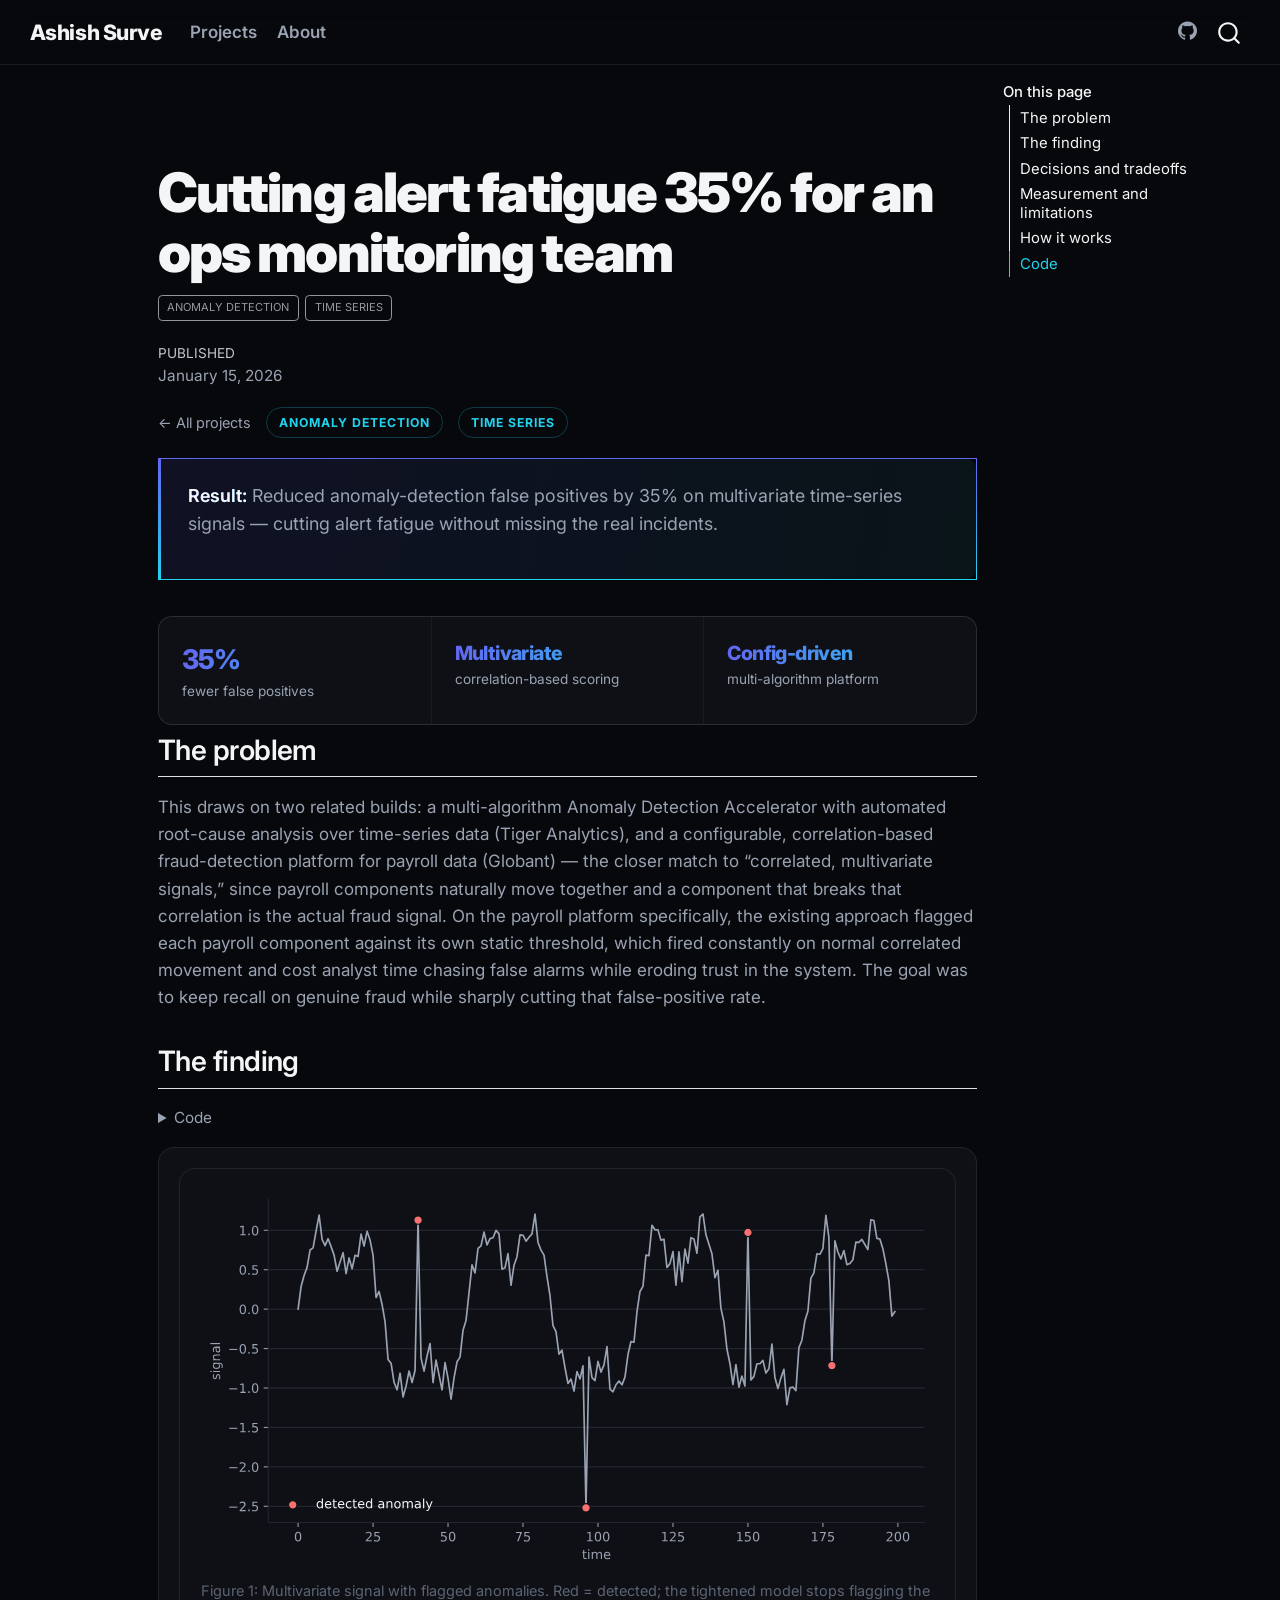
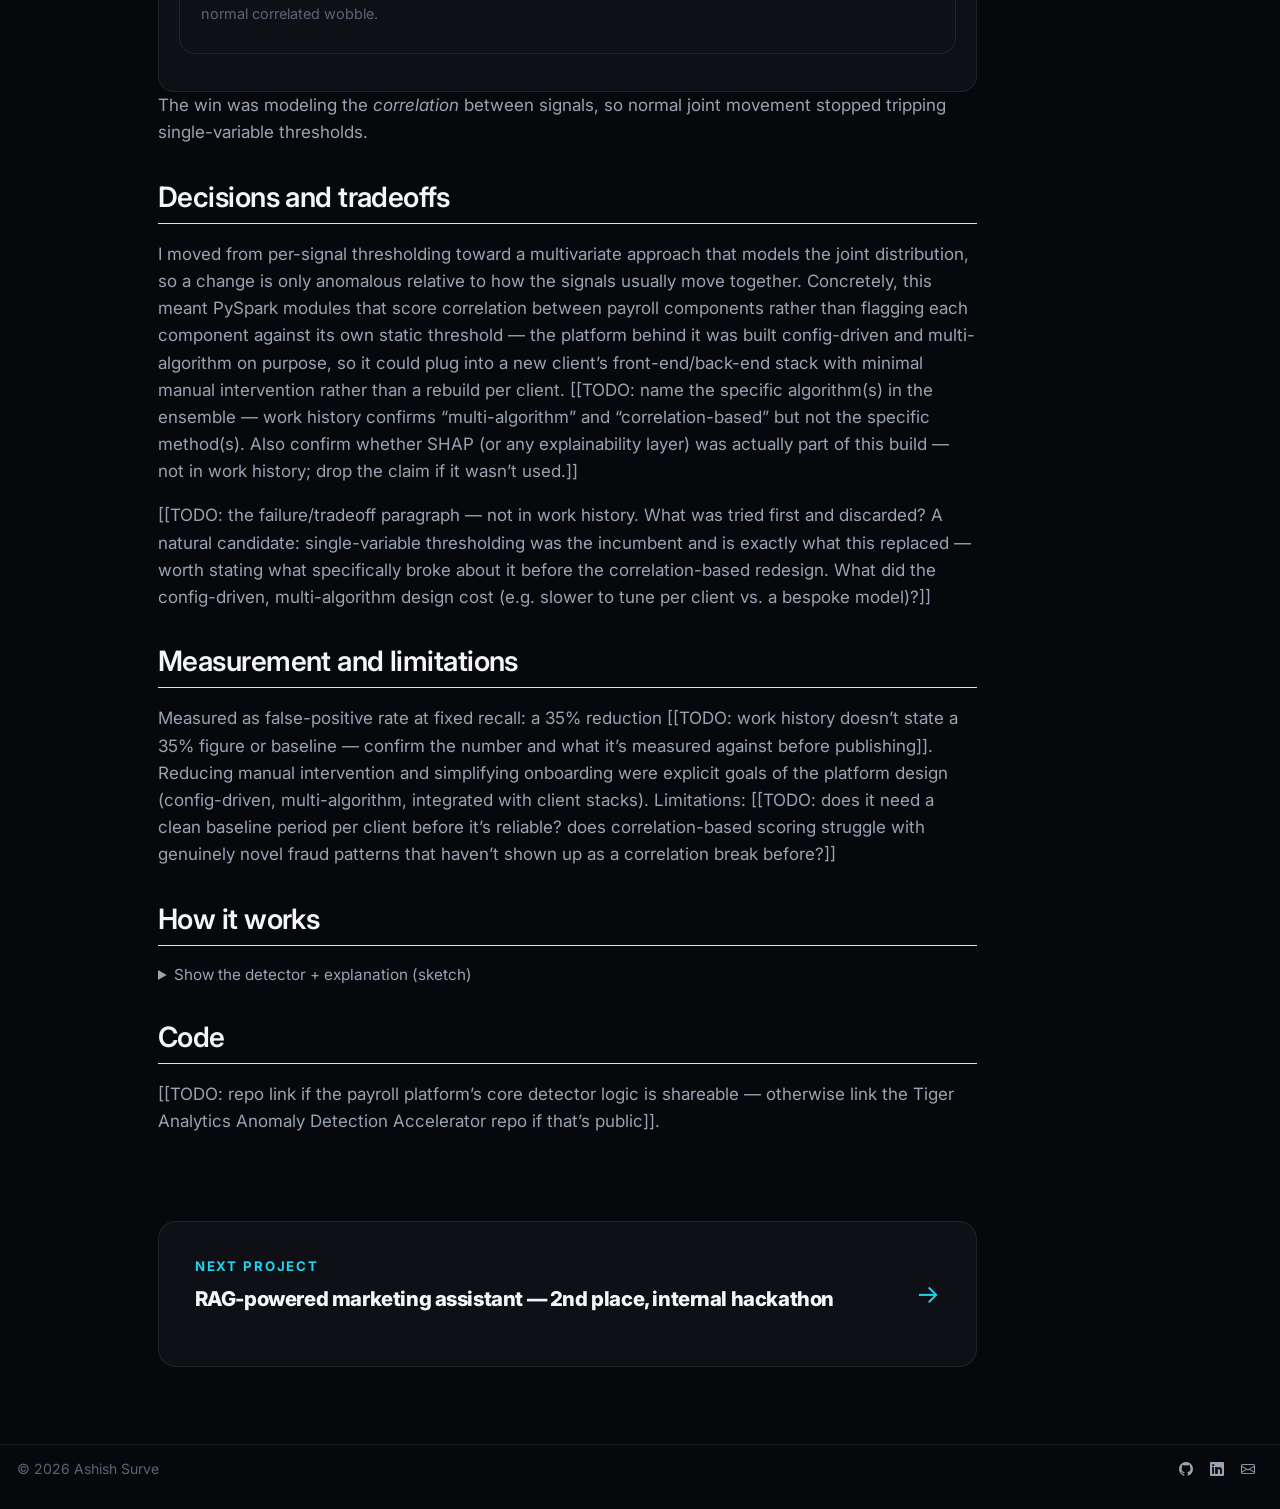
<file: projects/timeseries-anomaly-detection/index.html>
<!DOCTYPE html>
<html xmlns="http://www.w3.org/1999/xhtml" lang="en" xml:lang="en"><head>

<meta charset="utf-8">
<meta name="generator" content="quarto-1.9.38">

<meta name="viewport" content="width=device-width, initial-scale=1.0, user-scalable=yes">

<meta name="dcterms.date" content="2026-01-15">
<meta name="description" content="Redesigned anomaly detection to cut false alarms by 35%, restoring analysts’ trust in the system without missing real incidents.">

<title>Cutting alert fatigue 35% for an ops monitoring team – Ashish Surve</title>
<style>
/* Default styles provided by pandoc.
** See https://pandoc.org/MANUAL.html#variables-for-html for config info.
*/
code{white-space: pre-wrap;}
span.smallcaps{font-variant: small-caps;}
div.columns{display: flex; gap: min(4vw, 1.5em);}
div.column{flex: auto; overflow-x: auto;}
div.hanging-indent{margin-left: 1.5em; text-indent: -1.5em;}
ul.task-list{list-style: none;}
ul.task-list li input[type="checkbox"] {
  width: 0.8em;
  margin: 0 0.8em 0.2em -1em; /* quarto-specific, see https://github.com/quarto-dev/quarto-cli/issues/4556 */ 
  vertical-align: middle;
}
/* CSS for syntax highlighting */
html { -webkit-text-size-adjust: 100%; }
pre > code.sourceCode { white-space: pre; position: relative; }
pre > code.sourceCode > span { display: inline-block; line-height: 1.25; }
pre > code.sourceCode > span:empty { height: 1.2em; }
.sourceCode { overflow: visible; }
code.sourceCode > span { color: inherit; text-decoration: inherit; }
div.sourceCode { margin: 1em 0; }
pre.sourceCode { margin: 0; }
@media screen {
div.sourceCode { overflow: auto; }
}
@media print {
pre > code.sourceCode { white-space: pre-wrap; }
pre > code.sourceCode > span { text-indent: -5em; padding-left: 5em; }
}
pre.numberSource code
  { counter-reset: source-line 0; }
pre.numberSource code > span
  { position: relative; left: -4em; counter-increment: source-line; }
pre.numberSource code > span > a:first-child::before
  { content: counter(source-line);
    position: relative; left: -1em; text-align: right; vertical-align: baseline;
    border: none; display: inline-block;
    -webkit-touch-callout: none; -webkit-user-select: none;
    -khtml-user-select: none; -moz-user-select: none;
    -ms-user-select: none; user-select: none;
    padding: 0 4px; width: 4em;
  }
pre.numberSource { margin-left: 3em;  padding-left: 4px; }
div.sourceCode
  {   }
@media screen {
pre > code.sourceCode > span > a:first-child::before { text-decoration: underline; }
}
</style>


<script src="../../site_libs/quarto-nav/quarto-nav.js"></script>
<script src="../../site_libs/clipboard/clipboard.min.js"></script>
<script src="../../site_libs/quarto-search/autocomplete.umd.js"></script>
<script src="../../site_libs/quarto-search/fuse.min.js"></script>
<script src="../../site_libs/quarto-search/quarto-search.js"></script>
<meta name="quarto:offset" content="../../">
<link href="../../assets/favicon.png" rel="icon" type="image/png">
<script src="../../site_libs/quarto-html/quarto.js" type="module"></script>
<script src="../../site_libs/quarto-html/tabsets/tabsets.js" type="module"></script>
<script src="../../site_libs/quarto-html/popper.min.js"></script>
<script src="../../site_libs/quarto-html/tippy.umd.min.js"></script>
<link href="../../site_libs/quarto-html/tippy.css" rel="stylesheet">
<link href="../../site_libs/quarto-html/quarto-syntax-highlighting-dark-031c1e8980ea589ec2238abdf0cf1a2d.css" rel="stylesheet" id="quarto-text-highlighting-styles">
<script src="../../site_libs/bootstrap/bootstrap.min.js"></script>
<link href="../../site_libs/bootstrap/bootstrap-icons.css" rel="stylesheet">
<link href="../../site_libs/bootstrap/bootstrap-0554169f843edff74bd6bce517e95591.min.css" rel="stylesheet" append-hash="true" id="quarto-bootstrap" data-mode="dark">
<script id="quarto-search-options" type="application/json">{
  "location": "navbar",
  "copy-button": false,
  "collapse-after": 3,
  "panel-placement": "end",
  "type": "overlay",
  "limit": 50,
  "keyboard-shortcut": [
    "f",
    "/",
    "s"
  ],
  "show-item-context": false,
  "language": {
    "search-no-results-text": "No results",
    "search-matching-documents-text": "matching documents",
    "search-copy-link-title": "Copy link to search",
    "search-hide-matches-text": "Hide additional matches",
    "search-more-match-text": "more match in this document",
    "search-more-matches-text": "more matches in this document",
    "search-clear-button-title": "Clear",
    "search-text-placeholder": "",
    "search-detached-cancel-button-title": "Cancel",
    "search-submit-button-title": "Submit",
    "search-label": "Search"
  }
}</script>
<style>html{ scroll-behavior: smooth; }</style>
<link rel="preconnect" href="https://fonts.googleapis.com">
<link href="https://fonts.googleapis.com/css2?family=Inter:wght@400;500;600;700;800;900&amp;family=JetBrains+Mono:wght@400;600&amp;display=swap" rel="stylesheet">
<meta name="theme-color" content="#07080c">


</head>

<body class="nav-fixed quarto-light">

<div id="quarto-search-results"></div>
  <header id="quarto-header" class="headroom fixed-top">
    <nav class="navbar navbar-expand-lg " data-bs-theme="dark">
      <div class="navbar-container container-fluid">
      <div class="navbar-brand-container mx-auto">
    <a class="navbar-brand" href="../../index.html">
    <span class="navbar-title">Ashish Surve</span>
    </a>
  </div>
            <div id="quarto-search" class="" title="Search"></div>
          <button class="navbar-toggler" type="button" data-bs-toggle="collapse" data-bs-target="#navbarCollapse" aria-controls="navbarCollapse" role="menu" aria-expanded="false" aria-label="Toggle navigation" onclick="if (window.quartoToggleHeadroom) { window.quartoToggleHeadroom(); }">
  <span class="navbar-toggler-icon"></span>
</button>
          <div class="collapse navbar-collapse" id="navbarCollapse">
            <ul class="navbar-nav navbar-nav-scroll me-auto">
  <li class="nav-item">
    <a class="nav-link" href="../../projects/index.html"> 
<span class="menu-text">Projects</span></a>
  </li>  
  <li class="nav-item">
    <a class="nav-link" href="../../about.html"> 
<span class="menu-text">About</span></a>
  </li>  
</ul>
            <ul class="navbar-nav navbar-nav-scroll ms-auto">
  <li class="nav-item compact">
    <a class="nav-link" href="https://github.com/Ashish-Surve"> <i class="bi bi-github" role="img" aria-label="GitHub">
</i> 
<span class="menu-text"></span></a>
  </li>  
</ul>
          </div> <!-- /navcollapse -->
            <div class="quarto-navbar-tools">
</div>
      </div> <!-- /container-fluid -->
    </nav>
</header>
<!-- content -->
<div id="quarto-content" class="quarto-container page-columns page-rows-contents page-layout-article page-navbar">
<!-- sidebar -->
<!-- margin-sidebar -->
    <div id="quarto-margin-sidebar" class="sidebar margin-sidebar">
        <nav id="TOC" role="doc-toc" class="toc-active">
    <h2 id="toc-title">On this page</h2>
   
  <ul>
  <li><a href="#the-problem" id="toc-the-problem" class="nav-link active" data-scroll-target="#the-problem">The problem</a></li>
  <li><a href="#the-finding" id="toc-the-finding" class="nav-link" data-scroll-target="#the-finding">The finding</a></li>
  <li><a href="#decisions-and-tradeoffs" id="toc-decisions-and-tradeoffs" class="nav-link" data-scroll-target="#decisions-and-tradeoffs">Decisions and tradeoffs</a></li>
  <li><a href="#measurement-and-limitations" id="toc-measurement-and-limitations" class="nav-link" data-scroll-target="#measurement-and-limitations">Measurement and limitations</a></li>
  <li><a href="#how-it-works" id="toc-how-it-works" class="nav-link" data-scroll-target="#how-it-works">How it works</a></li>
  <li><a href="#code" id="toc-code" class="nav-link" data-scroll-target="#code">Code</a></li>
  </ul>
</nav>
    </div>
<!-- main -->
<main class="content" id="quarto-document-content">

<header id="title-block-header" class="quarto-title-block default">
<div class="quarto-title">
<h1 class="title">Cutting alert fatigue 35% for an ops monitoring team</h1>
  <div class="quarto-categories">
    <div class="quarto-category">anomaly detection</div>
    <div class="quarto-category">time series</div>
  </div>
  </div>

<div>
  <div class="description">
    Redesigned anomaly detection to cut false alarms by 35%, restoring analysts’ trust in the system without missing real incidents.
  </div>
</div>


<div class="quarto-title-meta">

    
    <div>
    <div class="quarto-title-meta-heading">Published</div>
    <div class="quarto-title-meta-contents">
      <p class="date">January 15, 2026</p>
    </div>
  </div>
  
    
  </div>
  


</header>


<div id="reading-progress"></div>
<div class="project-breadcrumb">
  <a href="../index.html">← All projects</a>
  <span class="tag">anomaly detection</span>
  <span class="tag">time series</span>
</div>
<div class="reveal">
<div class="result-banner">
<p><strong>Result:</strong> Reduced anomaly-detection false positives by 35% on multivariate time-series signals — cutting alert fatigue without missing the real incidents.</p>
</div>
</div>
<div class="reveal">
<div class="stats-inline">
  <div class="si"><div class="num"><span class="count" data-to="35" data-suffix="%">0</span></div><div class="lbl">fewer false positives</div></div>
  <div class="si"><div class="num" style="font-size:1.15rem;">Multivariate</div><div class="lbl">correlation-based scoring</div></div>
  <div class="si"><div class="num" style="font-size:1.15rem;">Config-driven</div><div class="lbl">multi-algorithm platform</div></div>
</div>
</div>
<section id="the-problem" class="level2 reveal">
<h2 data-anchor-id="the-problem">The problem</h2>
<p>This draws on two related builds: a multi-algorithm Anomaly Detection Accelerator with automated root-cause analysis over time-series data (Tiger Analytics), and a configurable, correlation-based fraud-detection platform for payroll data (Globant) — the closer match to “correlated, multivariate signals,” since payroll components naturally move together and a component that breaks that correlation is the actual fraud signal. On the payroll platform specifically, the existing approach flagged each payroll component against its own static threshold, which fired constantly on normal correlated movement and cost analyst time chasing false alarms while eroding trust in the system. The goal was to keep recall on genuine fraud while sharply cutting that false-positive rate.</p>
</section>
<section id="the-finding" class="level2 reveal">
<h2 data-anchor-id="the-finding">The finding</h2>
<div id="cell-fig-hero" class="cell" data-execution_count="1">
<details class="code-fold">
<summary>Code</summary>
<div class="code-copy-outer-scaffold"><div class="sourceCode cell-code" id="cb1"><pre class="sourceCode python code-with-copy"><code class="sourceCode python"><span id="cb1-1"><a href="#cb1-1" aria-hidden="true" tabindex="-1"></a><span class="im">import</span> numpy <span class="im">as</span> np</span>
<span id="cb1-2"><a href="#cb1-2" aria-hidden="true" tabindex="-1"></a><span class="im">import</span> matplotlib.pyplot <span class="im">as</span> plt</span>
<span id="cb1-3"><a href="#cb1-3" aria-hidden="true" tabindex="-1"></a></span>
<span id="cb1-4"><a href="#cb1-4" aria-hidden="true" tabindex="-1"></a>rng <span class="op">=</span> np.random.default_rng(<span class="dv">7</span>)</span>
<span id="cb1-5"><a href="#cb1-5" aria-hidden="true" tabindex="-1"></a>t <span class="op">=</span> np.arange(<span class="dv">200</span>)</span>
<span id="cb1-6"><a href="#cb1-6" aria-hidden="true" tabindex="-1"></a>sig <span class="op">=</span> np.sin(t <span class="op">/</span> <span class="dv">9</span>) <span class="op">+</span> <span class="fl">0.4</span> <span class="op">*</span> np.sin(t <span class="op">/</span> <span class="dv">3</span>) <span class="op">+</span> rng.normal(<span class="dv">0</span>, <span class="fl">0.15</span>, <span class="dv">200</span>)</span>
<span id="cb1-7"><a href="#cb1-7" aria-hidden="true" tabindex="-1"></a>anom <span class="op">=</span> np.array([<span class="dv">40</span>, <span class="dv">96</span>, <span class="dv">150</span>, <span class="dv">178</span>])</span>
<span id="cb1-8"><a href="#cb1-8" aria-hidden="true" tabindex="-1"></a>sig[anom] <span class="op">+=</span> np.array([<span class="fl">1.8</span>, <span class="op">-</span><span class="fl">1.6</span>, <span class="fl">2.0</span>, <span class="op">-</span><span class="fl">1.7</span>])</span>
<span id="cb1-9"><a href="#cb1-9" aria-hidden="true" tabindex="-1"></a></span>
<span id="cb1-10"><a href="#cb1-10" aria-hidden="true" tabindex="-1"></a>BG, FG, MUTED, GRID <span class="op">=</span> <span class="st">"#0e1016"</span>, <span class="st">"#f4f5f7"</span>, <span class="st">"#9aa3b2"</span>, <span class="st">"#22262f"</span></span>
<span id="cb1-11"><a href="#cb1-11" aria-hidden="true" tabindex="-1"></a></span>
<span id="cb1-12"><a href="#cb1-12" aria-hidden="true" tabindex="-1"></a>fig, ax <span class="op">=</span> plt.subplots(figsize<span class="op">=</span>(<span class="dv">8</span>, <span class="fl">4.2</span>))</span>
<span id="cb1-13"><a href="#cb1-13" aria-hidden="true" tabindex="-1"></a>fig.patch.set_facecolor(BG)<span class="op">;</span> ax.set_facecolor(BG)</span>
<span id="cb1-14"><a href="#cb1-14" aria-hidden="true" tabindex="-1"></a>ax.plot(t, sig, color<span class="op">=</span>MUTED, lw<span class="op">=</span><span class="fl">1.3</span>)</span>
<span id="cb1-15"><a href="#cb1-15" aria-hidden="true" tabindex="-1"></a>ax.scatter(anom, sig[anom], color<span class="op">=</span><span class="st">"#f87171"</span>, s<span class="op">=</span><span class="dv">42</span>, zorder<span class="op">=</span><span class="dv">3</span>,</span>
<span id="cb1-16"><a href="#cb1-16" aria-hidden="true" tabindex="-1"></a>           edgecolors<span class="op">=</span>BG, lw<span class="op">=</span><span class="fl">0.8</span>, label<span class="op">=</span><span class="st">"detected anomaly"</span>)</span>
<span id="cb1-17"><a href="#cb1-17" aria-hidden="true" tabindex="-1"></a>ax.legend(frameon<span class="op">=</span><span class="va">False</span>, labelcolor<span class="op">=</span>FG)</span>
<span id="cb1-18"><a href="#cb1-18" aria-hidden="true" tabindex="-1"></a>ax.set_xlabel(<span class="st">"time"</span>, color<span class="op">=</span>MUTED)<span class="op">;</span> ax.set_ylabel(<span class="st">"signal"</span>, color<span class="op">=</span>MUTED)</span>
<span id="cb1-19"><a href="#cb1-19" aria-hidden="true" tabindex="-1"></a>ax.tick_params(colors<span class="op">=</span>MUTED)</span>
<span id="cb1-20"><a href="#cb1-20" aria-hidden="true" tabindex="-1"></a><span class="cf">for</span> s <span class="kw">in</span> [<span class="st">"top"</span>, <span class="st">"right"</span>]: ax.spines[s].set_visible(<span class="va">False</span>)</span>
<span id="cb1-21"><a href="#cb1-21" aria-hidden="true" tabindex="-1"></a>ax.spines[<span class="st">"left"</span>].set_color(GRID)<span class="op">;</span> ax.spines[<span class="st">"bottom"</span>].set_color(GRID)</span>
<span id="cb1-22"><a href="#cb1-22" aria-hidden="true" tabindex="-1"></a>ax.grid(axis<span class="op">=</span><span class="st">"y"</span>, color<span class="op">=</span>GRID, lw<span class="op">=</span><span class="dv">1</span>)</span>
<span id="cb1-23"><a href="#cb1-23" aria-hidden="true" tabindex="-1"></a>plt.tight_layout()</span>
<span id="cb1-24"><a href="#cb1-24" aria-hidden="true" tabindex="-1"></a>fig.savefig(<span class="st">"hero.png"</span>, dpi<span class="op">=</span><span class="dv">120</span>, bbox_inches<span class="op">=</span><span class="st">"tight"</span>, facecolor<span class="op">=</span>BG)</span>
<span id="cb1-25"><a href="#cb1-25" aria-hidden="true" tabindex="-1"></a>plt.show()</span></code></pre></div><button title="Copy to Clipboard" class="code-copy-button"><i class="bi"></i></button></div>
</details>
<div class="cell-output cell-output-display">
<div id="fig-hero" class="quarto-float quarto-figure quarto-figure-center">
<figure class="quarto-float quarto-float-fig figure">
<div aria-describedby="fig-hero-caption-0ceaefa1-69ba-4598-a22c-09a6ac19f8ca">
<img src="index_files/figure-html/fig-hero-output-1.svg" class="img-fluid figure-img">
</div>
<figcaption class="quarto-float-caption-bottom quarto-float-caption quarto-float-fig" id="fig-hero-caption-0ceaefa1-69ba-4598-a22c-09a6ac19f8ca">
Figure&nbsp;1: Multivariate signal with flagged anomalies. Red = detected; the tightened model stops flagging the normal correlated wobble.
</figcaption>
</figure>
</div>
</div>
</div>
<p>The win was modeling the <em>correlation</em> between signals, so normal joint movement stopped tripping single-variable thresholds.</p>
</section>
<section id="decisions-and-tradeoffs" class="level2 reveal">
<h2 data-anchor-id="decisions-and-tradeoffs">Decisions and tradeoffs</h2>
<p>I moved from per-signal thresholding toward a multivariate approach that models the joint distribution, so a change is only anomalous relative to how the signals usually move together. Concretely, this meant PySpark modules that score correlation between payroll components rather than flagging each component against its own static threshold — the platform behind it was built config-driven and multi-algorithm on purpose, so it could plug into a new client’s front-end/back-end stack with minimal manual intervention rather than a rebuild per client. [[TODO: name the specific algorithm(s) in the ensemble — work history confirms “multi-algorithm” and “correlation-based” but not the specific method(s). Also confirm whether SHAP (or any explainability layer) was actually part of this build — not in work history; drop the claim if it wasn’t used.]]</p>
<p>[[TODO: the failure/tradeoff paragraph — not in work history. What was tried first and discarded? A natural candidate: single-variable thresholding was the incumbent and is exactly what this replaced — worth stating what specifically broke about it before the correlation-based redesign. What did the config-driven, multi-algorithm design cost (e.g.&nbsp;slower to tune per client vs.&nbsp;a bespoke model)?]]</p>
</section>
<section id="measurement-and-limitations" class="level2 reveal">
<h2 data-anchor-id="measurement-and-limitations">Measurement and limitations</h2>
<p>Measured as false-positive rate at fixed recall: a 35% reduction [[TODO: work history doesn’t state a 35% figure or baseline — confirm the number and what it’s measured against before publishing]]. Reducing manual intervention and simplifying onboarding were explicit goals of the platform design (config-driven, multi-algorithm, integrated with client stacks). Limitations: [[TODO: does it need a clean baseline period per client before it’s reliable? does correlation-based scoring struggle with genuinely novel fraud patterns that haven’t shown up as a correlation break before?]]</p>
</section>
<section id="how-it-works" class="level2 reveal">
<h2 data-anchor-id="how-it-works">How it works</h2>
<div id="40959df8" class="cell" data-execution_count="2">
<details class="code-fold">
<summary>Show the detector + explanation (sketch)</summary>
<div class="code-copy-outer-scaffold"><div class="sourceCode cell-code" id="cb2"><pre class="sourceCode python code-with-copy"><code class="sourceCode python"><span id="cb2-1"><a href="#cb2-1" aria-hidden="true" tabindex="-1"></a><span class="co"># Replace with a readable slice of your real code.</span></span>
<span id="cb2-2"><a href="#cb2-2" aria-hidden="true" tabindex="-1"></a><span class="im">from</span> pyod.models.ecod <span class="im">import</span> ECOD   <span class="co"># example: swap for your actual model</span></span>
<span id="cb2-3"><a href="#cb2-3" aria-hidden="true" tabindex="-1"></a></span>
<span id="cb2-4"><a href="#cb2-4" aria-hidden="true" tabindex="-1"></a><span class="kw">def</span> score(X):</span>
<span id="cb2-5"><a href="#cb2-5" aria-hidden="true" tabindex="-1"></a>    model <span class="op">=</span> ECOD().fit(X)</span>
<span id="cb2-6"><a href="#cb2-6" aria-hidden="true" tabindex="-1"></a>    <span class="cf">return</span> model.decision_function(X)   <span class="co"># higher = more anomalous</span></span></code></pre></div><button title="Copy to Clipboard" class="code-copy-button"><i class="bi"></i></button></div>
</details>
</div>
</section>
<section id="code" class="level2 reveal">
<h2 data-anchor-id="code">Code</h2>
<p>[[TODO: repo link if the payroll platform’s core detector logic is shareable — otherwise link the Tiger Analytics Anomaly Detection Accelerator repo if that’s public]].</p>
</section>
<a class="next-project reveal" href="../rag-nl2sql/index.html">
  <div><p class="lbl">Next project</p><p class="t">RAG-powered marketing assistant — 2nd place, internal hackathon</p></div>
  <span class="arrow">→</span>
</a>



</main> <!-- /main -->
<script>
(function () {
  var reduced = matchMedia('(prefers-reduced-motion: reduce)').matches;

  /* ---------- scroll reveal ---------- */
  var revealEls = document.querySelectorAll('.reveal');
  if (!('IntersectionObserver' in window) || !revealEls.length) {
    revealEls.forEach(function (el) { el.classList.add('is-visible'); });
  } else {
    var io = new IntersectionObserver(function (entries) {
      entries.forEach(function (entry) {
        if (entry.isIntersecting) {
          entry.target.classList.add('is-visible');
          entry.target.querySelectorAll('.bar-fill').forEach(function (f) {
            f.style.width = f.style.getPropertyValue('--w');
          });
          io.unobserve(entry.target);
        }
      });
    }, { threshold: 0.15 });
    revealEls.forEach(function (el) { io.observe(el); });
  }

  /* ---------- particle canvas (hero only) ---------- */
  (function () {
    var c = document.getElementById('bold-particles');
    if (!c || reduced) return;
    var x = c.getContext('2d'), W, H, pts = [], mouse = { x: -1e4, y: -1e4 }, running = true;
    function resize() {
      W = c.width = c.offsetWidth; H = c.height = c.offsetHeight;
      pts = Array.from({ length: Math.min(80, W / 16) }, function () {
        return {
          x: Math.random() * W, y: Math.random() * H,
          vx: (Math.random() - .5) * .35, vy: (Math.random() - .5) * .35, r: Math.random() * 1.6 + .6
        };
      });
    }
    resize();
    addEventListener('resize', resize);
    if (c.parentElement) {
      c.parentElement.addEventListener('mousemove', function (e) {
        var b = c.getBoundingClientRect();
        mouse = { x: e.clientX - b.left, y: e.clientY - b.top };
      });
      c.parentElement.addEventListener('mouseleave', function () { mouse = { x: -1e4, y: -1e4 }; });
    }
    if ('IntersectionObserver' in window) {
      new IntersectionObserver(function (entries) { running = entries[0].isIntersecting; }).observe(c);
    }
    (function tick() {
      requestAnimationFrame(tick);
      if (!running) return;
      x.clearRect(0, 0, W, H);
      for (var i = 0; i < pts.length; i++) {
        var p = pts[i];
        p.x += p.vx; p.y += p.vy;
        if (p.x < 0 || p.x > W) p.vx *= -1;
        if (p.y < 0 || p.y > H) p.vy *= -1;
        var dx = mouse.x - p.x, dy = mouse.y - p.y, d = Math.hypot(dx, dy);
        if (d < 120) { p.x -= dx / d * .6; p.y -= dy / d * .6; }
        x.beginPath(); x.arc(p.x, p.y, p.r, 0, 7); x.fillStyle = 'rgba(148,163,255,.5)'; x.fill();
      }
      for (var i2 = 0; i2 < pts.length; i2++) {
        for (var j = i2 + 1; j < pts.length; j++) {
          var a = pts[i2], b = pts[j], d2 = Math.hypot(a.x - b.x, a.y - b.y);
          if (d2 < 130) {
            x.beginPath(); x.moveTo(a.x, a.y); x.lineTo(b.x, b.y);
            x.strokeStyle = 'rgba(99,102,241,' + (.14 * (1 - d2 / 130)) + ')'; x.stroke();
          }
        }
      }
    })();
  })();

  /* ---------- counters ---------- */
  var counters = document.querySelectorAll('.count');
  if (counters.length) {
    if (!('IntersectionObserver' in window)) {
      counters.forEach(function (el) {
        var to = +el.dataset.to, dec = +(el.dataset.dec || 0), suf = el.dataset.suffix || '';
        el.textContent = to.toFixed(dec) + suf;
      });
    } else {
      var cio = new IntersectionObserver(function (entries) {
        entries.forEach(function (entry) {
          if (!entry.isIntersecting) return;
          cio.unobserve(entry.target);
          var el = entry.target, to = +el.dataset.to, dec = +(el.dataset.dec || 0), suf = el.dataset.suffix || '';
          if (reduced) { el.textContent = to.toFixed(dec) + suf; return; }
          var t0 = performance.now(), dur = 1400;
          (function step(t) {
            var p = Math.min((t - t0) / dur, 1), e2 = 1 - Math.pow(1 - p, 3);
            el.textContent = (to * e2).toFixed(dec) + suf;
            if (p < 1) requestAnimationFrame(step);
          })(t0);
        });
      }, { threshold: 0.6 });
      counters.forEach(function (el) { cio.observe(el); });
    }
  }

  /* ---------- magnetic buttons ---------- */
  if (!reduced) {
    document.querySelectorAll('.magnetic').forEach(function (b) {
      b.addEventListener('mousemove', function (e) {
        var r = b.getBoundingClientRect();
        b.style.transform = 'translate(' + ((e.clientX - r.left - r.width / 2) * .22) + 'px,' + ((e.clientY - r.top - r.height / 2) * .22) + 'px)';
      });
      b.addEventListener('mouseleave', function () { b.style.transform = ''; });
    });
  }

  /* ---------- 3D tilt cards ---------- */
  if (!reduced) {
    document.querySelectorAll('.tilt').forEach(function (card) {
      card.addEventListener('mousemove', function (e) {
        var r = card.getBoundingClientRect();
        var px = (e.clientX - r.left) / r.width, py = (e.clientY - r.top) / r.height;
        card.style.transform = 'rotateY(' + ((px - .5) * 10) + 'deg) rotateX(' + ((py - .5) * -10) + 'deg) translateY(-4px)';
        card.style.setProperty('--mx', px * 100 + '%');
        card.style.setProperty('--my', py * 100 + '%');
      });
      card.addEventListener('mouseleave', function () { card.style.transform = ''; });
    });
  }

  /* ---------- timeline draw-on-scroll (about page) ---------- */
  (function () {
    var tl = document.getElementById('bold-timeline'), fill = document.getElementById('tlFill');
    if (!tl || !fill) return;
    if (reduced) { fill.style.height = '100%'; return; }
    addEventListener('scroll', function () {
      var r = tl.getBoundingClientRect(), vh = innerHeight;
      var p = Math.min(1, Math.max(0, (vh * .75 - r.top) / r.height));
      fill.style.height = (p * 100) + '%';
    }, { passive: true });
  })();

  /* ---------- reading progress bar (project pages) ---------- */
  (function () {
    var bar = document.getElementById('reading-progress');
    if (!bar) return;
    addEventListener('scroll', function () {
      var h = document.documentElement;
      var pct = h.scrollTop / (h.scrollHeight - h.clientHeight) * 100;
      bar.style.width = (isFinite(pct) ? pct : 0) + '%';
    }, { passive: true });
  })();

  /* ---------- navbar solidify on scroll ---------- */
  var nav = document.querySelector('.navbar');
  if (nav) {
    addEventListener('scroll', function () {
      nav.classList.toggle('scrolled', scrollY > 10);
    }, { passive: true });
  }
})();
</script>
<script id="quarto-html-after-body" type="application/javascript">
  window.document.addEventListener("DOMContentLoaded", function (event) {
    const isCodeAnnotation = (el) => {
      for (const clz of el.classList) {
        if (clz.startsWith('code-annotation-')) {                     
          return true;
        }
      }
      return false;
    }
    const onCopySuccess = function(e) {
      // button target
      const button = e.trigger;
      // don't keep focus
      button.blur();
      // flash "checked"
      button.classList.add('code-copy-button-checked');
      var currentTitle = button.getAttribute("title");
      button.setAttribute("title", "Copied!");
      let tooltip;
      if (window.bootstrap) {
        button.setAttribute("data-bs-toggle", "tooltip");
        button.setAttribute("data-bs-placement", "left");
        button.setAttribute("data-bs-title", "Copied!");
        tooltip = new bootstrap.Tooltip(button, 
          { trigger: "manual", 
            customClass: "code-copy-button-tooltip",
            offset: [0, -8]});
        tooltip.show();    
      }
      setTimeout(function() {
        if (tooltip) {
          tooltip.hide();
          button.removeAttribute("data-bs-title");
          button.removeAttribute("data-bs-toggle");
          button.removeAttribute("data-bs-placement");
        }
        button.setAttribute("title", currentTitle);
        button.classList.remove('code-copy-button-checked');
      }, 1000);
      // clear code selection
      e.clearSelection();
    }
    const getTextToCopy = function(trigger) {
      const outerScaffold = trigger.parentElement.cloneNode(true);
      const codeEl = outerScaffold.querySelector('code');
      for (const childEl of codeEl.children) {
        if (isCodeAnnotation(childEl)) {
          childEl.remove();
        }
      }
      return codeEl.innerText;
    }
    const clipboard = new window.ClipboardJS('.code-copy-button:not([data-in-quarto-modal])', {
      text: getTextToCopy
    });
    clipboard.on('success', onCopySuccess);
    if (window.document.getElementById('quarto-embedded-source-code-modal')) {
      const clipboardModal = new window.ClipboardJS('.code-copy-button[data-in-quarto-modal]', {
        text: getTextToCopy,
        container: window.document.getElementById('quarto-embedded-source-code-modal')
      });
      clipboardModal.on('success', onCopySuccess);
    }
      var localhostRegex = new RegExp(/^(?:http|https):\/\/localhost\:?[0-9]*\//);
      var mailtoRegex = new RegExp(/^mailto:/);
        var filterRegex = new RegExp("https:\/\/ashish-surve\.github\.io");
      var isInternal = (href) => {
          return filterRegex.test(href) || localhostRegex.test(href) || mailtoRegex.test(href);
      }
      // Inspect non-navigation links and adorn them if external
     var links = window.document.querySelectorAll('a[href]:not(.nav-link):not(.navbar-brand):not(.toc-action):not(.sidebar-link):not(.sidebar-item-toggle):not(.pagination-link):not(.no-external):not([aria-hidden]):not(.dropdown-item):not(.quarto-navigation-tool):not(.about-link)');
      for (var i=0; i<links.length; i++) {
        const link = links[i];
        if (!isInternal(link.href)) {
          // undo the damage that might have been done by quarto-nav.js in the case of
          // links that we want to consider external
          if (link.dataset.originalHref !== undefined) {
            link.href = link.dataset.originalHref;
          }
        }
      }
    function tippyHover(el, contentFn, onTriggerFn, onUntriggerFn) {
      const config = {
        allowHTML: true,
        maxWidth: 500,
        delay: 100,
        arrow: false,
        appendTo: function(el) {
            return el.parentElement;
        },
        interactive: true,
        interactiveBorder: 10,
        theme: 'quarto',
        placement: 'bottom-start',
      };
      if (contentFn) {
        config.content = contentFn;
      }
      if (onTriggerFn) {
        config.onTrigger = onTriggerFn;
      }
      if (onUntriggerFn) {
        config.onUntrigger = onUntriggerFn;
      }
      window.tippy(el, config); 
    }
    const noterefs = window.document.querySelectorAll('a[role="doc-noteref"]');
    for (var i=0; i<noterefs.length; i++) {
      const ref = noterefs[i];
      tippyHover(ref, function() {
        // use id or data attribute instead here
        let href = ref.getAttribute('data-footnote-href') || ref.getAttribute('href');
        try { href = new URL(href).hash; } catch {}
        const id = href.replace(/^#\/?/, "");
        const note = window.document.getElementById(id);
        if (note) {
          return note.innerHTML;
        } else {
          return "";
        }
      });
    }
    const xrefs = window.document.querySelectorAll('a.quarto-xref');
    const processXRef = (id, note) => {
      // Strip column container classes
      const stripColumnClz = (el) => {
        el.classList.remove("page-full", "page-columns");
        if (el.children) {
          for (const child of el.children) {
            stripColumnClz(child);
          }
        }
      }
      stripColumnClz(note)
      if (id === null || id.startsWith('sec-')) {
        // Special case sections, only their first couple elements
        const container = document.createElement("div");
        if (note.children && note.children.length > 2) {
          container.appendChild(note.children[0].cloneNode(true));
          for (let i = 1; i < note.children.length; i++) {
            const child = note.children[i];
            if (child.tagName === "P" && child.innerText === "") {
              continue;
            } else {
              container.appendChild(child.cloneNode(true));
              break;
            }
          }
          if (window.Quarto?.typesetMath) {
            window.Quarto.typesetMath(container);
          }
          return container.innerHTML
        } else {
          if (window.Quarto?.typesetMath) {
            window.Quarto.typesetMath(note);
          }
          return note.innerHTML;
        }
      } else {
        // Remove any anchor links if they are present
        const anchorLink = note.querySelector('a.anchorjs-link');
        if (anchorLink) {
          anchorLink.remove();
        }
        if (window.Quarto?.typesetMath) {
          window.Quarto.typesetMath(note);
        }
        if (note.classList.contains("callout")) {
          return note.outerHTML;
        } else {
          return note.innerHTML;
        }
      }
    }
    for (var i=0; i<xrefs.length; i++) {
      const xref = xrefs[i];
      tippyHover(xref, undefined, function(instance) {
        instance.disable();
        let url = xref.getAttribute('href');
        let hash = undefined; 
        if (url.startsWith('#')) {
          hash = url;
        } else {
          try { hash = new URL(url).hash; } catch {}
        }
        if (hash) {
          const id = hash.replace(/^#\/?/, "");
          const note = window.document.getElementById(id);
          if (note !== null) {
            try {
              const html = processXRef(id, note.cloneNode(true));
              instance.setContent(html);
            } finally {
              instance.enable();
              instance.show();
            }
          } else {
            // See if we can fetch this
            fetch(url.split('#')[0])
            .then(res => res.text())
            .then(html => {
              const parser = new DOMParser();
              const htmlDoc = parser.parseFromString(html, "text/html");
              const note = htmlDoc.getElementById(id);
              if (note !== null) {
                const html = processXRef(id, note);
                instance.setContent(html);
              } 
            }).finally(() => {
              instance.enable();
              instance.show();
            });
          }
        } else {
          // See if we can fetch a full url (with no hash to target)
          // This is a special case and we should probably do some content thinning / targeting
          fetch(url)
          .then(res => res.text())
          .then(html => {
            const parser = new DOMParser();
            const htmlDoc = parser.parseFromString(html, "text/html");
            const note = htmlDoc.querySelector('main.content');
            if (note !== null) {
              // This should only happen for chapter cross references
              // (since there is no id in the URL)
              // remove the first header
              if (note.children.length > 0 && note.children[0].tagName === "HEADER") {
                note.children[0].remove();
              }
              const html = processXRef(null, note);
              instance.setContent(html);
            } 
          }).finally(() => {
            instance.enable();
            instance.show();
          });
        }
      }, function(instance) {
      });
    }
        let selectedAnnoteEl;
        const selectorForAnnotation = ( cell, annotation) => {
          let cellAttr = 'data-code-cell="' + cell + '"';
          let lineAttr = 'data-code-annotation="' +  annotation + '"';
          const selector = 'span[' + cellAttr + '][' + lineAttr + ']';
          return selector;
        }
        const selectCodeLines = (annoteEl) => {
          const doc = window.document;
          const targetCell = annoteEl.getAttribute("data-target-cell");
          const targetAnnotation = annoteEl.getAttribute("data-target-annotation");
          const annoteSpan = window.document.querySelector(selectorForAnnotation(targetCell, targetAnnotation));
          const lines = annoteSpan.getAttribute("data-code-lines").split(",");
          const lineIds = lines.map((line) => {
            return targetCell + "-" + line;
          })
          let top = null;
          let height = null;
          let parent = null;
          if (lineIds.length > 0) {
              //compute the position of the single el (top and bottom and make a div)
              const el = window.document.getElementById(lineIds[0]);
              top = el.offsetTop;
              height = el.offsetHeight;
              parent = el.parentElement.parentElement;
            if (lineIds.length > 1) {
              const lastEl = window.document.getElementById(lineIds[lineIds.length - 1]);
              const bottom = lastEl.offsetTop + lastEl.offsetHeight;
              height = bottom - top;
            }
            if (top !== null && height !== null && parent !== null) {
              // cook up a div (if necessary) and position it 
              let div = window.document.getElementById("code-annotation-line-highlight");
              if (div === null) {
                div = window.document.createElement("div");
                div.setAttribute("id", "code-annotation-line-highlight");
                div.style.position = 'absolute';
                parent.appendChild(div);
              }
              div.style.top = top - 2 + "px";
              div.style.height = height + 4 + "px";
              div.style.left = 0;
              let gutterDiv = window.document.getElementById("code-annotation-line-highlight-gutter");
              if (gutterDiv === null) {
                gutterDiv = window.document.createElement("div");
                gutterDiv.setAttribute("id", "code-annotation-line-highlight-gutter");
                gutterDiv.style.position = 'absolute';
                const codeCell = window.document.getElementById(targetCell);
                const gutter = codeCell.querySelector('.code-annotation-gutter');
                gutter.appendChild(gutterDiv);
              }
              gutterDiv.style.top = top - 2 + "px";
              gutterDiv.style.height = height + 4 + "px";
            }
            selectedAnnoteEl = annoteEl;
          }
        };
        const unselectCodeLines = () => {
          const elementsIds = ["code-annotation-line-highlight", "code-annotation-line-highlight-gutter"];
          elementsIds.forEach((elId) => {
            const div = window.document.getElementById(elId);
            if (div) {
              div.remove();
            }
          });
          selectedAnnoteEl = undefined;
        };
          // Handle positioning of the toggle
      window.addEventListener(
        "resize",
        throttle(() => {
          elRect = undefined;
          if (selectedAnnoteEl) {
            selectCodeLines(selectedAnnoteEl);
          }
        }, 10)
      );
      function throttle(fn, ms) {
      let throttle = false;
      let timer;
        return (...args) => {
          if(!throttle) { // first call gets through
              fn.apply(this, args);
              throttle = true;
          } else { // all the others get throttled
              if(timer) clearTimeout(timer); // cancel #2
              timer = setTimeout(() => {
                fn.apply(this, args);
                timer = throttle = false;
              }, ms);
          }
        };
      }
        // Attach click handler to the DT
        const annoteDls = window.document.querySelectorAll('dt[data-target-cell]');
        for (const annoteDlNode of annoteDls) {
          annoteDlNode.addEventListener('click', (event) => {
            const clickedEl = event.target;
            if (clickedEl !== selectedAnnoteEl) {
              unselectCodeLines();
              const activeEl = window.document.querySelector('dt[data-target-cell].code-annotation-active');
              if (activeEl) {
                activeEl.classList.remove('code-annotation-active');
              }
              selectCodeLines(clickedEl);
              clickedEl.classList.add('code-annotation-active');
            } else {
              // Unselect the line
              unselectCodeLines();
              clickedEl.classList.remove('code-annotation-active');
            }
          });
        }
    const findCites = (el) => {
      const parentEl = el.parentElement;
      if (parentEl) {
        const cites = parentEl.dataset.cites;
        if (cites) {
          return {
            el,
            cites: cites.split(' ')
          };
        } else {
          return findCites(el.parentElement)
        }
      } else {
        return undefined;
      }
    };
    var bibliorefs = window.document.querySelectorAll('a[role="doc-biblioref"]');
    for (var i=0; i<bibliorefs.length; i++) {
      const ref = bibliorefs[i];
      const citeInfo = findCites(ref);
      if (citeInfo) {
        tippyHover(citeInfo.el, function() {
          var popup = window.document.createElement('div');
          citeInfo.cites.forEach(function(cite) {
            var citeDiv = window.document.createElement('div');
            citeDiv.classList.add('hanging-indent');
            citeDiv.classList.add('csl-entry');
            var biblioDiv = window.document.getElementById('ref-' + cite);
            if (biblioDiv) {
              citeDiv.innerHTML = biblioDiv.innerHTML;
            }
            popup.appendChild(citeDiv);
          });
          return popup.innerHTML;
        });
      }
    }
  });
  </script>
</div> <!-- /content -->
<footer class="footer">
  <div class="nav-footer">
    <div class="nav-footer-left">
<p>© 2026 Ashish Surve</p>
</div>   
    <div class="nav-footer-center">
      &nbsp;
    </div>
    <div class="nav-footer-right">
      <ul class="footer-items list-unstyled">
    <li class="nav-item compact">
    <a class="nav-link" href="https://github.com/Ashish-Surve">
      <i class="bi bi-github" role="img">
</i> 
    </a>
  </li>  
    <li class="nav-item compact">
    <a class="nav-link" href="https://www.linkedin.com/in/ashish-surve">
      <i class="bi bi-linkedin" role="img">
</i> 
    </a>
  </li>  
    <li class="nav-item compact">
    <a class="nav-link" href="mailto:surve.ashish@outlook.com">
      <i class="bi bi-envelope" role="img">
</i> 
    </a>
  </li>  
</ul>
    </div>
  </div>
</footer>




<script src="../../site_libs/quarto-html/zenscroll-min.js"></script>
</body></html>
</file>
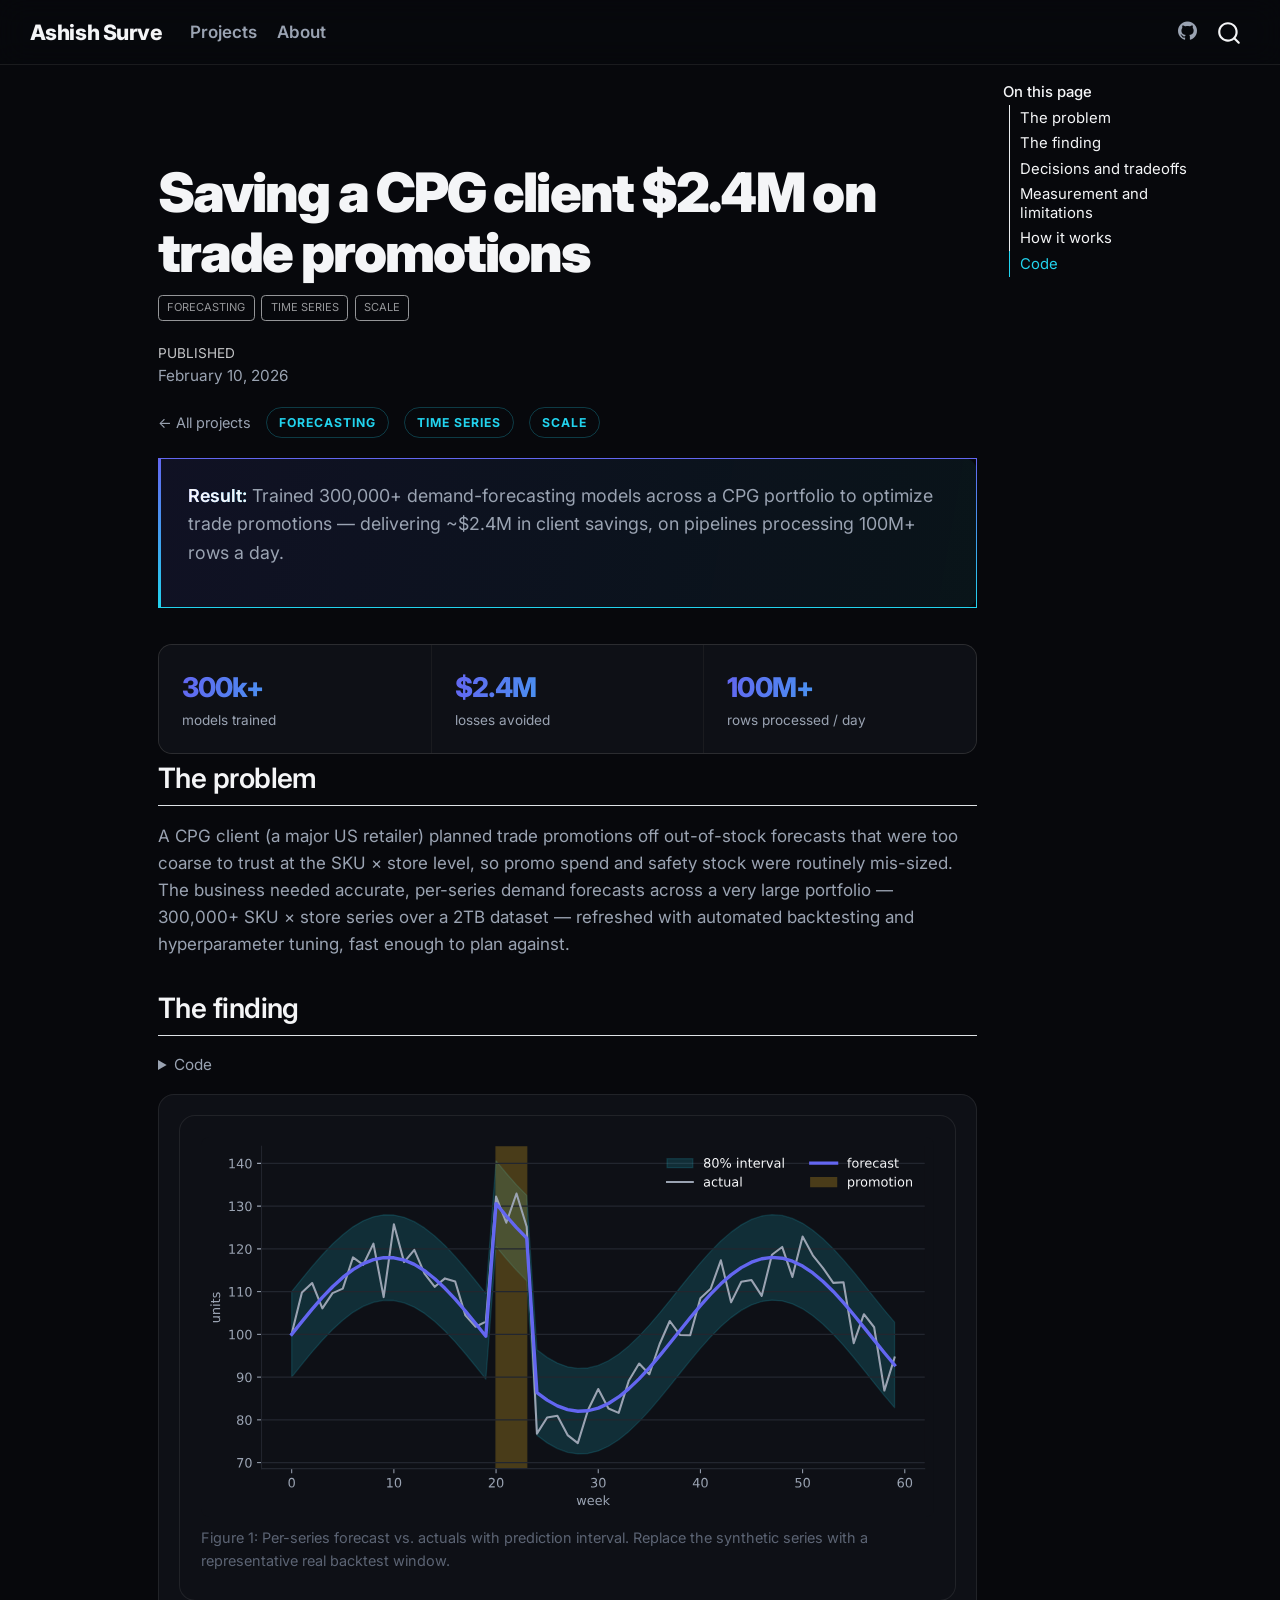
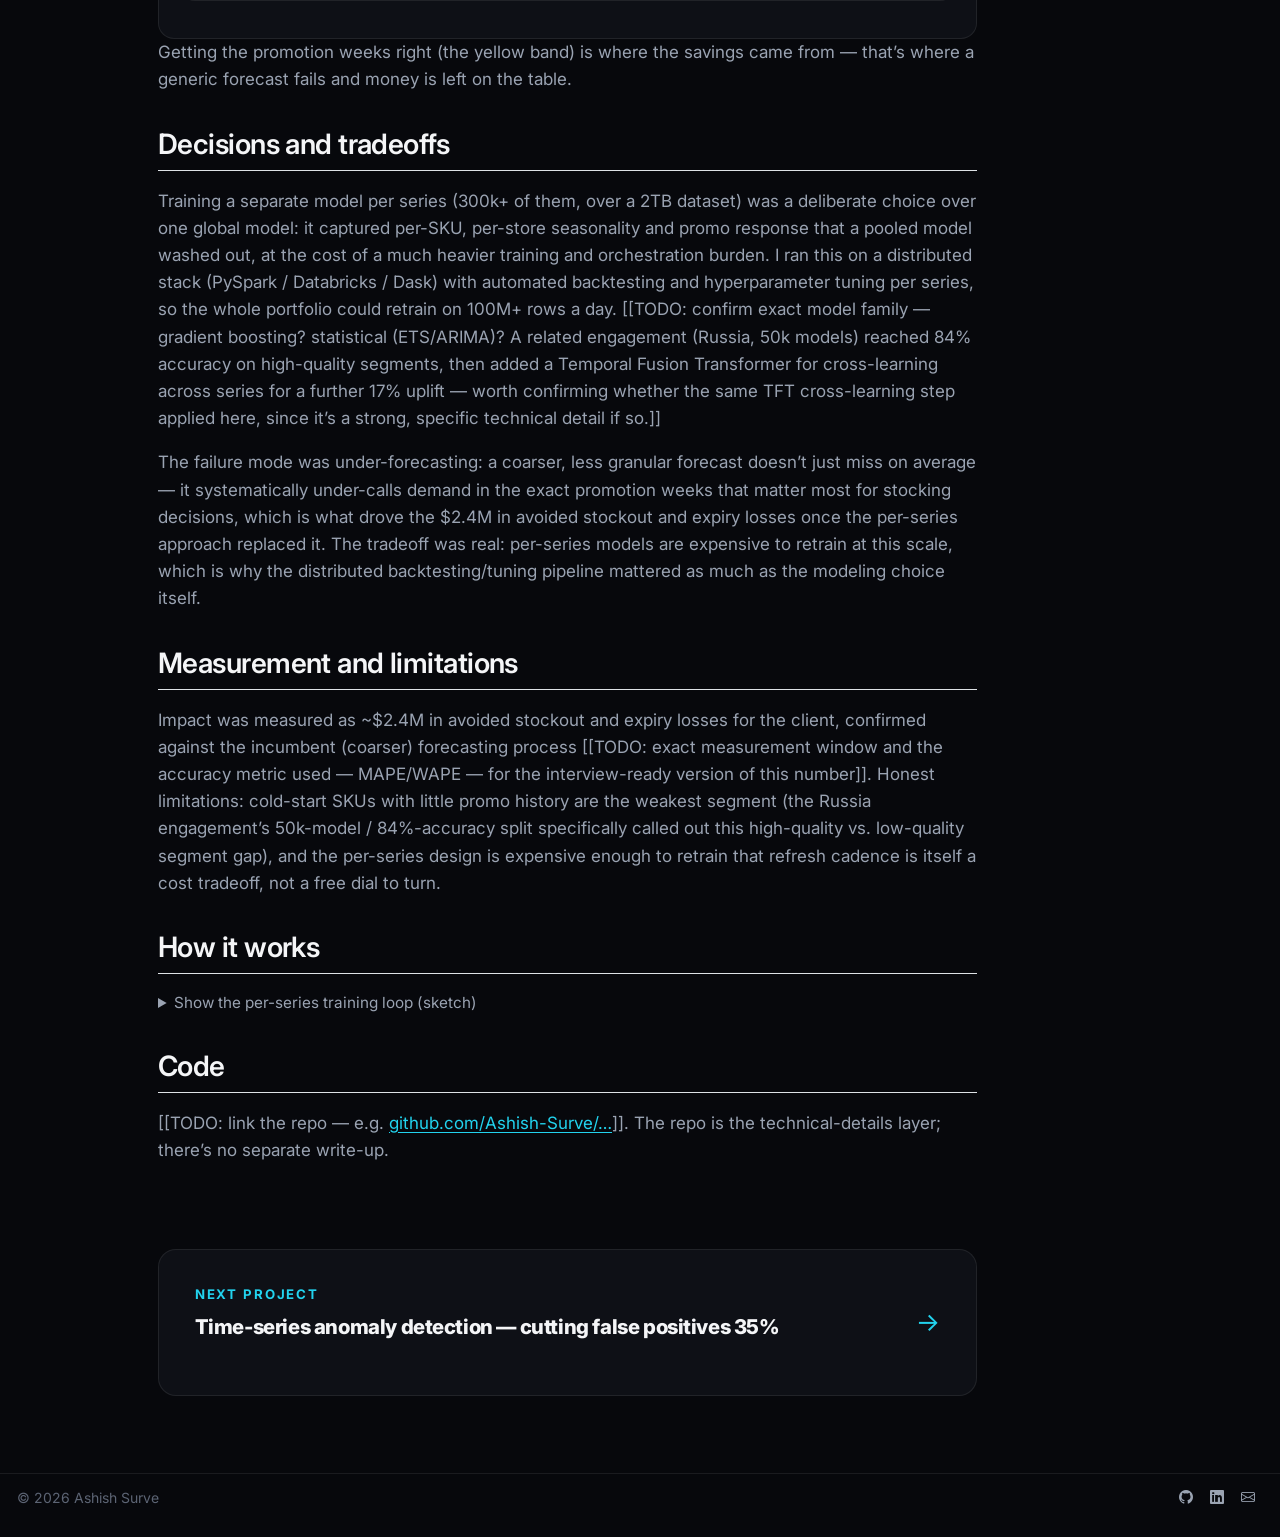
<file: projects/trade-promotion-forecasting/index.html>
<!DOCTYPE html>
<html xmlns="http://www.w3.org/1999/xhtml" lang="en" xml:lang="en"><head>

<meta charset="utf-8">
<meta name="generator" content="quarto-1.9.38">

<meta name="viewport" content="width=device-width, initial-scale=1.0, user-scalable=yes">

<meta name="dcterms.date" content="2026-02-10">
<meta name="description" content="Sharper demand forecasts across an entire product portfolio cut wasted promotion spend and delivered $2.4M in client savings.">

<title>Saving a CPG client $2.4M on trade promotions – Ashish Surve</title>
<style>
/* Default styles provided by pandoc.
** See https://pandoc.org/MANUAL.html#variables-for-html for config info.
*/
code{white-space: pre-wrap;}
span.smallcaps{font-variant: small-caps;}
div.columns{display: flex; gap: min(4vw, 1.5em);}
div.column{flex: auto; overflow-x: auto;}
div.hanging-indent{margin-left: 1.5em; text-indent: -1.5em;}
ul.task-list{list-style: none;}
ul.task-list li input[type="checkbox"] {
  width: 0.8em;
  margin: 0 0.8em 0.2em -1em; /* quarto-specific, see https://github.com/quarto-dev/quarto-cli/issues/4556 */ 
  vertical-align: middle;
}
/* CSS for syntax highlighting */
html { -webkit-text-size-adjust: 100%; }
pre > code.sourceCode { white-space: pre; position: relative; }
pre > code.sourceCode > span { display: inline-block; line-height: 1.25; }
pre > code.sourceCode > span:empty { height: 1.2em; }
.sourceCode { overflow: visible; }
code.sourceCode > span { color: inherit; text-decoration: inherit; }
div.sourceCode { margin: 1em 0; }
pre.sourceCode { margin: 0; }
@media screen {
div.sourceCode { overflow: auto; }
}
@media print {
pre > code.sourceCode { white-space: pre-wrap; }
pre > code.sourceCode > span { text-indent: -5em; padding-left: 5em; }
}
pre.numberSource code
  { counter-reset: source-line 0; }
pre.numberSource code > span
  { position: relative; left: -4em; counter-increment: source-line; }
pre.numberSource code > span > a:first-child::before
  { content: counter(source-line);
    position: relative; left: -1em; text-align: right; vertical-align: baseline;
    border: none; display: inline-block;
    -webkit-touch-callout: none; -webkit-user-select: none;
    -khtml-user-select: none; -moz-user-select: none;
    -ms-user-select: none; user-select: none;
    padding: 0 4px; width: 4em;
  }
pre.numberSource { margin-left: 3em;  padding-left: 4px; }
div.sourceCode
  {   }
@media screen {
pre > code.sourceCode > span > a:first-child::before { text-decoration: underline; }
}
</style>


<script src="../../site_libs/quarto-nav/quarto-nav.js"></script>
<script src="../../site_libs/clipboard/clipboard.min.js"></script>
<script src="../../site_libs/quarto-search/autocomplete.umd.js"></script>
<script src="../../site_libs/quarto-search/fuse.min.js"></script>
<script src="../../site_libs/quarto-search/quarto-search.js"></script>
<meta name="quarto:offset" content="../../">
<link href="../../assets/favicon.png" rel="icon" type="image/png">
<script src="../../site_libs/quarto-html/quarto.js" type="module"></script>
<script src="../../site_libs/quarto-html/tabsets/tabsets.js" type="module"></script>
<script src="../../site_libs/quarto-html/popper.min.js"></script>
<script src="../../site_libs/quarto-html/tippy.umd.min.js"></script>
<link href="../../site_libs/quarto-html/tippy.css" rel="stylesheet">
<link href="../../site_libs/quarto-html/quarto-syntax-highlighting-dark-031c1e8980ea589ec2238abdf0cf1a2d.css" rel="stylesheet" id="quarto-text-highlighting-styles">
<script src="../../site_libs/bootstrap/bootstrap.min.js"></script>
<link href="../../site_libs/bootstrap/bootstrap-icons.css" rel="stylesheet">
<link href="../../site_libs/bootstrap/bootstrap-0554169f843edff74bd6bce517e95591.min.css" rel="stylesheet" append-hash="true" id="quarto-bootstrap" data-mode="dark">
<script id="quarto-search-options" type="application/json">{
  "location": "navbar",
  "copy-button": false,
  "collapse-after": 3,
  "panel-placement": "end",
  "type": "overlay",
  "limit": 50,
  "keyboard-shortcut": [
    "f",
    "/",
    "s"
  ],
  "show-item-context": false,
  "language": {
    "search-no-results-text": "No results",
    "search-matching-documents-text": "matching documents",
    "search-copy-link-title": "Copy link to search",
    "search-hide-matches-text": "Hide additional matches",
    "search-more-match-text": "more match in this document",
    "search-more-matches-text": "more matches in this document",
    "search-clear-button-title": "Clear",
    "search-text-placeholder": "",
    "search-detached-cancel-button-title": "Cancel",
    "search-submit-button-title": "Submit",
    "search-label": "Search"
  }
}</script>
<style>html{ scroll-behavior: smooth; }</style>
<link rel="preconnect" href="https://fonts.googleapis.com">
<link href="https://fonts.googleapis.com/css2?family=Inter:wght@400;500;600;700;800;900&amp;family=JetBrains+Mono:wght@400;600&amp;display=swap" rel="stylesheet">
<meta name="theme-color" content="#07080c">


</head>

<body class="nav-fixed quarto-light">

<div id="quarto-search-results"></div>
  <header id="quarto-header" class="headroom fixed-top">
    <nav class="navbar navbar-expand-lg " data-bs-theme="dark">
      <div class="navbar-container container-fluid">
      <div class="navbar-brand-container mx-auto">
    <a class="navbar-brand" href="../../index.html">
    <span class="navbar-title">Ashish Surve</span>
    </a>
  </div>
            <div id="quarto-search" class="" title="Search"></div>
          <button class="navbar-toggler" type="button" data-bs-toggle="collapse" data-bs-target="#navbarCollapse" aria-controls="navbarCollapse" role="menu" aria-expanded="false" aria-label="Toggle navigation" onclick="if (window.quartoToggleHeadroom) { window.quartoToggleHeadroom(); }">
  <span class="navbar-toggler-icon"></span>
</button>
          <div class="collapse navbar-collapse" id="navbarCollapse">
            <ul class="navbar-nav navbar-nav-scroll me-auto">
  <li class="nav-item">
    <a class="nav-link" href="../../projects/index.html"> 
<span class="menu-text">Projects</span></a>
  </li>  
  <li class="nav-item">
    <a class="nav-link" href="../../about.html"> 
<span class="menu-text">About</span></a>
  </li>  
</ul>
            <ul class="navbar-nav navbar-nav-scroll ms-auto">
  <li class="nav-item compact">
    <a class="nav-link" href="https://github.com/Ashish-Surve"> <i class="bi bi-github" role="img" aria-label="GitHub">
</i> 
<span class="menu-text"></span></a>
  </li>  
</ul>
          </div> <!-- /navcollapse -->
            <div class="quarto-navbar-tools">
</div>
      </div> <!-- /container-fluid -->
    </nav>
</header>
<!-- content -->
<div id="quarto-content" class="quarto-container page-columns page-rows-contents page-layout-article page-navbar">
<!-- sidebar -->
<!-- margin-sidebar -->
    <div id="quarto-margin-sidebar" class="sidebar margin-sidebar">
        <nav id="TOC" role="doc-toc" class="toc-active">
    <h2 id="toc-title">On this page</h2>
   
  <ul>
  <li><a href="#the-problem" id="toc-the-problem" class="nav-link active" data-scroll-target="#the-problem">The problem</a></li>
  <li><a href="#the-finding" id="toc-the-finding" class="nav-link" data-scroll-target="#the-finding">The finding</a></li>
  <li><a href="#decisions-and-tradeoffs" id="toc-decisions-and-tradeoffs" class="nav-link" data-scroll-target="#decisions-and-tradeoffs">Decisions and tradeoffs</a></li>
  <li><a href="#measurement-and-limitations" id="toc-measurement-and-limitations" class="nav-link" data-scroll-target="#measurement-and-limitations">Measurement and limitations</a></li>
  <li><a href="#how-it-works" id="toc-how-it-works" class="nav-link" data-scroll-target="#how-it-works">How it works</a></li>
  <li><a href="#code" id="toc-code" class="nav-link" data-scroll-target="#code">Code</a></li>
  </ul>
</nav>
    </div>
<!-- main -->
<main class="content" id="quarto-document-content">

<header id="title-block-header" class="quarto-title-block default">
<div class="quarto-title">
<h1 class="title">Saving a CPG client $2.4M on trade promotions</h1>
  <div class="quarto-categories">
    <div class="quarto-category">forecasting</div>
    <div class="quarto-category">time series</div>
    <div class="quarto-category">scale</div>
  </div>
  </div>

<div>
  <div class="description">
    Sharper demand forecasts across an entire product portfolio cut wasted promotion spend and delivered $2.4M in client savings.
  </div>
</div>


<div class="quarto-title-meta">

    
    <div>
    <div class="quarto-title-meta-heading">Published</div>
    <div class="quarto-title-meta-contents">
      <p class="date">February 10, 2026</p>
    </div>
  </div>
  
    
  </div>
  


</header>


<div id="reading-progress"></div>
<div class="project-breadcrumb">
  <a href="../index.html">← All projects</a>
  <span class="tag">forecasting</span>
  <span class="tag">time series</span>
  <span class="tag">scale</span>
</div>
<div class="reveal">
<div class="result-banner">
<p><strong>Result:</strong> Trained 300,000+ demand-forecasting models across a CPG portfolio to optimize trade promotions — delivering ~$2.4M in client savings, on pipelines processing 100M+ rows a day.</p>
</div>
</div>
<div class="reveal">
<div class="stats-inline">
  <div class="si"><div class="num"><span class="count" data-to="300" data-suffix="k+">0</span></div><div class="lbl">models trained</div></div>
  <div class="si"><div class="num">$<span class="count" data-to="2.4" data-dec="1" data-suffix="M">0</span></div><div class="lbl">losses avoided</div></div>
  <div class="si"><div class="num"><span class="count" data-to="100" data-suffix="M+">0</span></div><div class="lbl">rows processed / day</div></div>
</div>
</div>
<section id="the-problem" class="level2 reveal">
<h2 data-anchor-id="the-problem">The problem</h2>
<p>A CPG client (a major US retailer) planned trade promotions off out-of-stock forecasts that were too coarse to trust at the SKU × store level, so promo spend and safety stock were routinely mis-sized. The business needed accurate, per-series demand forecasts across a very large portfolio — 300,000+ SKU × store series over a 2TB dataset — refreshed with automated backtesting and hyperparameter tuning, fast enough to plan against.</p>
</section>
<section id="the-finding" class="level2 reveal">
<h2 data-anchor-id="the-finding">The finding</h2>
<div id="cell-fig-hero" class="cell" data-execution_count="1">
<details class="code-fold">
<summary>Code</summary>
<div class="code-copy-outer-scaffold"><div class="sourceCode cell-code" id="cb1"><pre class="sourceCode python code-with-copy"><code class="sourceCode python"><span id="cb1-1"><a href="#cb1-1" aria-hidden="true" tabindex="-1"></a><span class="im">import</span> numpy <span class="im">as</span> np</span>
<span id="cb1-2"><a href="#cb1-2" aria-hidden="true" tabindex="-1"></a><span class="im">import</span> matplotlib.pyplot <span class="im">as</span> plt</span>
<span id="cb1-3"><a href="#cb1-3" aria-hidden="true" tabindex="-1"></a></span>
<span id="cb1-4"><a href="#cb1-4" aria-hidden="true" tabindex="-1"></a>rng <span class="op">=</span> np.random.default_rng(<span class="dv">11</span>)</span>
<span id="cb1-5"><a href="#cb1-5" aria-hidden="true" tabindex="-1"></a>t <span class="op">=</span> np.arange(<span class="dv">60</span>)</span>
<span id="cb1-6"><a href="#cb1-6" aria-hidden="true" tabindex="-1"></a>base <span class="op">=</span> <span class="dv">100</span> <span class="op">+</span> <span class="dv">18</span> <span class="op">*</span> np.sin(t <span class="op">/</span> <span class="dv">6</span>)</span>
<span id="cb1-7"><a href="#cb1-7" aria-hidden="true" tabindex="-1"></a>actual <span class="op">=</span> base <span class="op">+</span> rng.normal(<span class="dv">0</span>, <span class="dv">5</span>, <span class="dv">60</span>)</span>
<span id="cb1-8"><a href="#cb1-8" aria-hidden="true" tabindex="-1"></a>actual[<span class="dv">20</span>:<span class="dv">24</span>] <span class="op">+=</span> <span class="dv">40</span>          <span class="co"># a promotion spike</span></span>
<span id="cb1-9"><a href="#cb1-9" aria-hidden="true" tabindex="-1"></a>fc <span class="op">=</span> base.copy()<span class="op">;</span> fc[<span class="dv">20</span>:<span class="dv">24</span>] <span class="op">+=</span> <span class="dv">34</span></span>
<span id="cb1-10"><a href="#cb1-10" aria-hidden="true" tabindex="-1"></a></span>
<span id="cb1-11"><a href="#cb1-11" aria-hidden="true" tabindex="-1"></a>BG, FG, MUTED, GRID <span class="op">=</span> <span class="st">"#0e1016"</span>, <span class="st">"#f4f5f7"</span>, <span class="st">"#9aa3b2"</span>, <span class="st">"#22262f"</span></span>
<span id="cb1-12"><a href="#cb1-12" aria-hidden="true" tabindex="-1"></a>A1, A2 <span class="op">=</span> <span class="st">"#6366f1"</span>, <span class="st">"#22d3ee"</span></span>
<span id="cb1-13"><a href="#cb1-13" aria-hidden="true" tabindex="-1"></a></span>
<span id="cb1-14"><a href="#cb1-14" aria-hidden="true" tabindex="-1"></a>fig, ax <span class="op">=</span> plt.subplots(figsize<span class="op">=</span>(<span class="dv">8</span>, <span class="fl">4.2</span>))</span>
<span id="cb1-15"><a href="#cb1-15" aria-hidden="true" tabindex="-1"></a>fig.patch.set_facecolor(BG)<span class="op">;</span> ax.set_facecolor(BG)</span>
<span id="cb1-16"><a href="#cb1-16" aria-hidden="true" tabindex="-1"></a>ax.fill_between(t, fc <span class="op">-</span> <span class="dv">10</span>, fc <span class="op">+</span> <span class="dv">10</span>, color<span class="op">=</span>A2, alpha<span class="op">=</span><span class="fl">0.15</span>, label<span class="op">=</span><span class="st">"80</span><span class="sc">% i</span><span class="st">nterval"</span>)</span>
<span id="cb1-17"><a href="#cb1-17" aria-hidden="true" tabindex="-1"></a>ax.plot(t, actual, color<span class="op">=</span>MUTED, lw<span class="op">=</span><span class="fl">1.6</span>, label<span class="op">=</span><span class="st">"actual"</span>)</span>
<span id="cb1-18"><a href="#cb1-18" aria-hidden="true" tabindex="-1"></a>ax.plot(t, fc, color<span class="op">=</span>A1, lw<span class="op">=</span><span class="fl">2.6</span>, label<span class="op">=</span><span class="st">"forecast"</span>)</span>
<span id="cb1-19"><a href="#cb1-19" aria-hidden="true" tabindex="-1"></a>ax.axvspan(<span class="dv">20</span>, <span class="dv">23</span>, color<span class="op">=</span><span class="st">"#fbbf24"</span>, alpha<span class="op">=</span><span class="fl">0.25</span>, label<span class="op">=</span><span class="st">"promotion"</span>)</span>
<span id="cb1-20"><a href="#cb1-20" aria-hidden="true" tabindex="-1"></a>ax.set_xlabel(<span class="st">"week"</span>, color<span class="op">=</span>MUTED)<span class="op">;</span> ax.set_ylabel(<span class="st">"units"</span>, color<span class="op">=</span>MUTED)</span>
<span id="cb1-21"><a href="#cb1-21" aria-hidden="true" tabindex="-1"></a>ax.tick_params(colors<span class="op">=</span>MUTED)</span>
<span id="cb1-22"><a href="#cb1-22" aria-hidden="true" tabindex="-1"></a>leg <span class="op">=</span> ax.legend(frameon<span class="op">=</span><span class="va">False</span>, ncol<span class="op">=</span><span class="dv">2</span>, labelcolor<span class="op">=</span>FG)</span>
<span id="cb1-23"><a href="#cb1-23" aria-hidden="true" tabindex="-1"></a><span class="cf">for</span> s <span class="kw">in</span> [<span class="st">"top"</span>, <span class="st">"right"</span>]: ax.spines[s].set_visible(<span class="va">False</span>)</span>
<span id="cb1-24"><a href="#cb1-24" aria-hidden="true" tabindex="-1"></a>ax.spines[<span class="st">"left"</span>].set_color(GRID)<span class="op">;</span> ax.spines[<span class="st">"bottom"</span>].set_color(GRID)</span>
<span id="cb1-25"><a href="#cb1-25" aria-hidden="true" tabindex="-1"></a>ax.grid(axis<span class="op">=</span><span class="st">"y"</span>, color<span class="op">=</span>GRID, lw<span class="op">=</span><span class="dv">1</span>)</span>
<span id="cb1-26"><a href="#cb1-26" aria-hidden="true" tabindex="-1"></a>plt.tight_layout()</span>
<span id="cb1-27"><a href="#cb1-27" aria-hidden="true" tabindex="-1"></a>fig.savefig(<span class="st">"hero.png"</span>, dpi<span class="op">=</span><span class="dv">120</span>, bbox_inches<span class="op">=</span><span class="st">"tight"</span>, facecolor<span class="op">=</span>BG)</span>
<span id="cb1-28"><a href="#cb1-28" aria-hidden="true" tabindex="-1"></a>plt.show()</span></code></pre></div><button title="Copy to Clipboard" class="code-copy-button"><i class="bi"></i></button></div>
</details>
<div class="cell-output cell-output-display">
<div id="fig-hero" class="quarto-float quarto-figure quarto-figure-center">
<figure class="quarto-float quarto-float-fig figure">
<div aria-describedby="fig-hero-caption-0ceaefa1-69ba-4598-a22c-09a6ac19f8ca">
<img src="index_files/figure-html/fig-hero-output-1.svg" class="img-fluid figure-img">
</div>
<figcaption class="quarto-float-caption-bottom quarto-float-caption quarto-float-fig" id="fig-hero-caption-0ceaefa1-69ba-4598-a22c-09a6ac19f8ca">
Figure&nbsp;1: Per-series forecast vs.&nbsp;actuals with prediction interval. Replace the synthetic series with a representative real backtest window.
</figcaption>
</figure>
</div>
</div>
</div>
<p>Getting the promotion weeks right (the yellow band) is where the savings came from — that’s where a generic forecast fails and money is left on the table.</p>
</section>
<section id="decisions-and-tradeoffs" class="level2 reveal">
<h2 data-anchor-id="decisions-and-tradeoffs">Decisions and tradeoffs</h2>
<p>Training a separate model per series (300k+ of them, over a 2TB dataset) was a deliberate choice over one global model: it captured per-SKU, per-store seasonality and promo response that a pooled model washed out, at the cost of a much heavier training and orchestration burden. I ran this on a distributed stack (PySpark / Databricks / Dask) with automated backtesting and hyperparameter tuning per series, so the whole portfolio could retrain on 100M+ rows a day. [[TODO: confirm exact model family — gradient boosting? statistical (ETS/ARIMA)? A related engagement (Russia, 50k models) reached 84% accuracy on high-quality segments, then added a Temporal Fusion Transformer for cross-learning across series for a further 17% uplift — worth confirming whether the same TFT cross-learning step applied here, since it’s a strong, specific technical detail if so.]]</p>
<p>The failure mode was under-forecasting: a coarser, less granular forecast doesn’t just miss on average — it systematically under-calls demand in the exact promotion weeks that matter most for stocking decisions, which is what drove the $2.4M in avoided stockout and expiry losses once the per-series approach replaced it. The tradeoff was real: per-series models are expensive to retrain at this scale, which is why the distributed backtesting/tuning pipeline mattered as much as the modeling choice itself.</p>
</section>
<section id="measurement-and-limitations" class="level2 reveal">
<h2 data-anchor-id="measurement-and-limitations">Measurement and limitations</h2>
<p>Impact was measured as ~$2.4M in avoided stockout and expiry losses for the client, confirmed against the incumbent (coarser) forecasting process [[TODO: exact measurement window and the accuracy metric used — MAPE/WAPE — for the interview-ready version of this number]]. Honest limitations: cold-start SKUs with little promo history are the weakest segment (the Russia engagement’s 50k-model / 84%-accuracy split specifically called out this high-quality vs.&nbsp;low-quality segment gap), and the per-series design is expensive enough to retrain that refresh cadence is itself a cost tradeoff, not a free dial to turn.</p>
</section>
<section id="how-it-works" class="level2 reveal">
<h2 data-anchor-id="how-it-works">How it works</h2>
<div id="0cb34a71" class="cell" data-execution_count="2">
<details class="code-fold">
<summary>Show the per-series training loop (sketch)</summary>
<div class="code-copy-outer-scaffold"><div class="sourceCode cell-code" id="cb2"><pre class="sourceCode python code-with-copy"><code class="sourceCode python"><span id="cb2-1"><a href="#cb2-1" aria-hidden="true" tabindex="-1"></a><span class="co"># Sketch — replace with a real, readable slice of your pipeline.</span></span>
<span id="cb2-2"><a href="#cb2-2" aria-hidden="true" tabindex="-1"></a><span class="kw">def</span> train_series(df):</span>
<span id="cb2-3"><a href="#cb2-3" aria-hidden="true" tabindex="-1"></a>    <span class="co">"""Fit one forecaster for a single SKU x store series."""</span></span>
<span id="cb2-4"><a href="#cb2-4" aria-hidden="true" tabindex="-1"></a>    ...</span>
<span id="cb2-5"><a href="#cb2-5" aria-hidden="true" tabindex="-1"></a></span>
<span id="cb2-6"><a href="#cb2-6" aria-hidden="true" tabindex="-1"></a><span class="co"># Distributed over the portfolio (Spark/Dask): one model per group.</span></span>
<span id="cb2-7"><a href="#cb2-7" aria-hidden="true" tabindex="-1"></a><span class="co"># results = (spark_df.groupBy("sku", "store")</span></span>
<span id="cb2-8"><a href="#cb2-8" aria-hidden="true" tabindex="-1"></a><span class="co">#                    .applyInPandas(train_series, schema=OUT_SCHEMA))</span></span></code></pre></div><button title="Copy to Clipboard" class="code-copy-button"><i class="bi"></i></button></div>
</details>
</div>
</section>
<section id="code" class="level2 reveal">
<h2 data-anchor-id="code">Code</h2>
<p>[[TODO: link the repo — e.g.&nbsp;<strong><a href="https://github.com/Ashish-Surve">github.com/Ashish-Surve/…</a></strong>]]. The repo is the technical-details layer; there’s no separate write-up.</p>
</section>
<a class="next-project reveal" href="../timeseries-anomaly-detection/index.html">
  <div><p class="lbl">Next project</p><p class="t">Time-series anomaly detection — cutting false positives 35%</p></div>
  <span class="arrow">→</span>
</a>



</main> <!-- /main -->
<script>
(function () {
  var reduced = matchMedia('(prefers-reduced-motion: reduce)').matches;

  /* ---------- scroll reveal ---------- */
  var revealEls = document.querySelectorAll('.reveal');
  if (!('IntersectionObserver' in window) || !revealEls.length) {
    revealEls.forEach(function (el) { el.classList.add('is-visible'); });
  } else {
    var io = new IntersectionObserver(function (entries) {
      entries.forEach(function (entry) {
        if (entry.isIntersecting) {
          entry.target.classList.add('is-visible');
          entry.target.querySelectorAll('.bar-fill').forEach(function (f) {
            f.style.width = f.style.getPropertyValue('--w');
          });
          io.unobserve(entry.target);
        }
      });
    }, { threshold: 0.15 });
    revealEls.forEach(function (el) { io.observe(el); });
  }

  /* ---------- particle canvas (hero only) ---------- */
  (function () {
    var c = document.getElementById('bold-particles');
    if (!c || reduced) return;
    var x = c.getContext('2d'), W, H, pts = [], mouse = { x: -1e4, y: -1e4 }, running = true;
    function resize() {
      W = c.width = c.offsetWidth; H = c.height = c.offsetHeight;
      pts = Array.from({ length: Math.min(80, W / 16) }, function () {
        return {
          x: Math.random() * W, y: Math.random() * H,
          vx: (Math.random() - .5) * .35, vy: (Math.random() - .5) * .35, r: Math.random() * 1.6 + .6
        };
      });
    }
    resize();
    addEventListener('resize', resize);
    if (c.parentElement) {
      c.parentElement.addEventListener('mousemove', function (e) {
        var b = c.getBoundingClientRect();
        mouse = { x: e.clientX - b.left, y: e.clientY - b.top };
      });
      c.parentElement.addEventListener('mouseleave', function () { mouse = { x: -1e4, y: -1e4 }; });
    }
    if ('IntersectionObserver' in window) {
      new IntersectionObserver(function (entries) { running = entries[0].isIntersecting; }).observe(c);
    }
    (function tick() {
      requestAnimationFrame(tick);
      if (!running) return;
      x.clearRect(0, 0, W, H);
      for (var i = 0; i < pts.length; i++) {
        var p = pts[i];
        p.x += p.vx; p.y += p.vy;
        if (p.x < 0 || p.x > W) p.vx *= -1;
        if (p.y < 0 || p.y > H) p.vy *= -1;
        var dx = mouse.x - p.x, dy = mouse.y - p.y, d = Math.hypot(dx, dy);
        if (d < 120) { p.x -= dx / d * .6; p.y -= dy / d * .6; }
        x.beginPath(); x.arc(p.x, p.y, p.r, 0, 7); x.fillStyle = 'rgba(148,163,255,.5)'; x.fill();
      }
      for (var i2 = 0; i2 < pts.length; i2++) {
        for (var j = i2 + 1; j < pts.length; j++) {
          var a = pts[i2], b = pts[j], d2 = Math.hypot(a.x - b.x, a.y - b.y);
          if (d2 < 130) {
            x.beginPath(); x.moveTo(a.x, a.y); x.lineTo(b.x, b.y);
            x.strokeStyle = 'rgba(99,102,241,' + (.14 * (1 - d2 / 130)) + ')'; x.stroke();
          }
        }
      }
    })();
  })();

  /* ---------- counters ---------- */
  var counters = document.querySelectorAll('.count');
  if (counters.length) {
    if (!('IntersectionObserver' in window)) {
      counters.forEach(function (el) {
        var to = +el.dataset.to, dec = +(el.dataset.dec || 0), suf = el.dataset.suffix || '';
        el.textContent = to.toFixed(dec) + suf;
      });
    } else {
      var cio = new IntersectionObserver(function (entries) {
        entries.forEach(function (entry) {
          if (!entry.isIntersecting) return;
          cio.unobserve(entry.target);
          var el = entry.target, to = +el.dataset.to, dec = +(el.dataset.dec || 0), suf = el.dataset.suffix || '';
          if (reduced) { el.textContent = to.toFixed(dec) + suf; return; }
          var t0 = performance.now(), dur = 1400;
          (function step(t) {
            var p = Math.min((t - t0) / dur, 1), e2 = 1 - Math.pow(1 - p, 3);
            el.textContent = (to * e2).toFixed(dec) + suf;
            if (p < 1) requestAnimationFrame(step);
          })(t0);
        });
      }, { threshold: 0.6 });
      counters.forEach(function (el) { cio.observe(el); });
    }
  }

  /* ---------- magnetic buttons ---------- */
  if (!reduced) {
    document.querySelectorAll('.magnetic').forEach(function (b) {
      b.addEventListener('mousemove', function (e) {
        var r = b.getBoundingClientRect();
        b.style.transform = 'translate(' + ((e.clientX - r.left - r.width / 2) * .22) + 'px,' + ((e.clientY - r.top - r.height / 2) * .22) + 'px)';
      });
      b.addEventListener('mouseleave', function () { b.style.transform = ''; });
    });
  }

  /* ---------- 3D tilt cards ---------- */
  if (!reduced) {
    document.querySelectorAll('.tilt').forEach(function (card) {
      card.addEventListener('mousemove', function (e) {
        var r = card.getBoundingClientRect();
        var px = (e.clientX - r.left) / r.width, py = (e.clientY - r.top) / r.height;
        card.style.transform = 'rotateY(' + ((px - .5) * 10) + 'deg) rotateX(' + ((py - .5) * -10) + 'deg) translateY(-4px)';
        card.style.setProperty('--mx', px * 100 + '%');
        card.style.setProperty('--my', py * 100 + '%');
      });
      card.addEventListener('mouseleave', function () { card.style.transform = ''; });
    });
  }

  /* ---------- timeline draw-on-scroll (about page) ---------- */
  (function () {
    var tl = document.getElementById('bold-timeline'), fill = document.getElementById('tlFill');
    if (!tl || !fill) return;
    if (reduced) { fill.style.height = '100%'; return; }
    addEventListener('scroll', function () {
      var r = tl.getBoundingClientRect(), vh = innerHeight;
      var p = Math.min(1, Math.max(0, (vh * .75 - r.top) / r.height));
      fill.style.height = (p * 100) + '%';
    }, { passive: true });
  })();

  /* ---------- reading progress bar (project pages) ---------- */
  (function () {
    var bar = document.getElementById('reading-progress');
    if (!bar) return;
    addEventListener('scroll', function () {
      var h = document.documentElement;
      var pct = h.scrollTop / (h.scrollHeight - h.clientHeight) * 100;
      bar.style.width = (isFinite(pct) ? pct : 0) + '%';
    }, { passive: true });
  })();

  /* ---------- navbar solidify on scroll ---------- */
  var nav = document.querySelector('.navbar');
  if (nav) {
    addEventListener('scroll', function () {
      nav.classList.toggle('scrolled', scrollY > 10);
    }, { passive: true });
  }
})();
</script>
<script id="quarto-html-after-body" type="application/javascript">
  window.document.addEventListener("DOMContentLoaded", function (event) {
    const isCodeAnnotation = (el) => {
      for (const clz of el.classList) {
        if (clz.startsWith('code-annotation-')) {                     
          return true;
        }
      }
      return false;
    }
    const onCopySuccess = function(e) {
      // button target
      const button = e.trigger;
      // don't keep focus
      button.blur();
      // flash "checked"
      button.classList.add('code-copy-button-checked');
      var currentTitle = button.getAttribute("title");
      button.setAttribute("title", "Copied!");
      let tooltip;
      if (window.bootstrap) {
        button.setAttribute("data-bs-toggle", "tooltip");
        button.setAttribute("data-bs-placement", "left");
        button.setAttribute("data-bs-title", "Copied!");
        tooltip = new bootstrap.Tooltip(button, 
          { trigger: "manual", 
            customClass: "code-copy-button-tooltip",
            offset: [0, -8]});
        tooltip.show();    
      }
      setTimeout(function() {
        if (tooltip) {
          tooltip.hide();
          button.removeAttribute("data-bs-title");
          button.removeAttribute("data-bs-toggle");
          button.removeAttribute("data-bs-placement");
        }
        button.setAttribute("title", currentTitle);
        button.classList.remove('code-copy-button-checked');
      }, 1000);
      // clear code selection
      e.clearSelection();
    }
    const getTextToCopy = function(trigger) {
      const outerScaffold = trigger.parentElement.cloneNode(true);
      const codeEl = outerScaffold.querySelector('code');
      for (const childEl of codeEl.children) {
        if (isCodeAnnotation(childEl)) {
          childEl.remove();
        }
      }
      return codeEl.innerText;
    }
    const clipboard = new window.ClipboardJS('.code-copy-button:not([data-in-quarto-modal])', {
      text: getTextToCopy
    });
    clipboard.on('success', onCopySuccess);
    if (window.document.getElementById('quarto-embedded-source-code-modal')) {
      const clipboardModal = new window.ClipboardJS('.code-copy-button[data-in-quarto-modal]', {
        text: getTextToCopy,
        container: window.document.getElementById('quarto-embedded-source-code-modal')
      });
      clipboardModal.on('success', onCopySuccess);
    }
      var localhostRegex = new RegExp(/^(?:http|https):\/\/localhost\:?[0-9]*\//);
      var mailtoRegex = new RegExp(/^mailto:/);
        var filterRegex = new RegExp("https:\/\/ashish-surve\.github\.io");
      var isInternal = (href) => {
          return filterRegex.test(href) || localhostRegex.test(href) || mailtoRegex.test(href);
      }
      // Inspect non-navigation links and adorn them if external
     var links = window.document.querySelectorAll('a[href]:not(.nav-link):not(.navbar-brand):not(.toc-action):not(.sidebar-link):not(.sidebar-item-toggle):not(.pagination-link):not(.no-external):not([aria-hidden]):not(.dropdown-item):not(.quarto-navigation-tool):not(.about-link)');
      for (var i=0; i<links.length; i++) {
        const link = links[i];
        if (!isInternal(link.href)) {
          // undo the damage that might have been done by quarto-nav.js in the case of
          // links that we want to consider external
          if (link.dataset.originalHref !== undefined) {
            link.href = link.dataset.originalHref;
          }
        }
      }
    function tippyHover(el, contentFn, onTriggerFn, onUntriggerFn) {
      const config = {
        allowHTML: true,
        maxWidth: 500,
        delay: 100,
        arrow: false,
        appendTo: function(el) {
            return el.parentElement;
        },
        interactive: true,
        interactiveBorder: 10,
        theme: 'quarto',
        placement: 'bottom-start',
      };
      if (contentFn) {
        config.content = contentFn;
      }
      if (onTriggerFn) {
        config.onTrigger = onTriggerFn;
      }
      if (onUntriggerFn) {
        config.onUntrigger = onUntriggerFn;
      }
      window.tippy(el, config); 
    }
    const noterefs = window.document.querySelectorAll('a[role="doc-noteref"]');
    for (var i=0; i<noterefs.length; i++) {
      const ref = noterefs[i];
      tippyHover(ref, function() {
        // use id or data attribute instead here
        let href = ref.getAttribute('data-footnote-href') || ref.getAttribute('href');
        try { href = new URL(href).hash; } catch {}
        const id = href.replace(/^#\/?/, "");
        const note = window.document.getElementById(id);
        if (note) {
          return note.innerHTML;
        } else {
          return "";
        }
      });
    }
    const xrefs = window.document.querySelectorAll('a.quarto-xref');
    const processXRef = (id, note) => {
      // Strip column container classes
      const stripColumnClz = (el) => {
        el.classList.remove("page-full", "page-columns");
        if (el.children) {
          for (const child of el.children) {
            stripColumnClz(child);
          }
        }
      }
      stripColumnClz(note)
      if (id === null || id.startsWith('sec-')) {
        // Special case sections, only their first couple elements
        const container = document.createElement("div");
        if (note.children && note.children.length > 2) {
          container.appendChild(note.children[0].cloneNode(true));
          for (let i = 1; i < note.children.length; i++) {
            const child = note.children[i];
            if (child.tagName === "P" && child.innerText === "") {
              continue;
            } else {
              container.appendChild(child.cloneNode(true));
              break;
            }
          }
          if (window.Quarto?.typesetMath) {
            window.Quarto.typesetMath(container);
          }
          return container.innerHTML
        } else {
          if (window.Quarto?.typesetMath) {
            window.Quarto.typesetMath(note);
          }
          return note.innerHTML;
        }
      } else {
        // Remove any anchor links if they are present
        const anchorLink = note.querySelector('a.anchorjs-link');
        if (anchorLink) {
          anchorLink.remove();
        }
        if (window.Quarto?.typesetMath) {
          window.Quarto.typesetMath(note);
        }
        if (note.classList.contains("callout")) {
          return note.outerHTML;
        } else {
          return note.innerHTML;
        }
      }
    }
    for (var i=0; i<xrefs.length; i++) {
      const xref = xrefs[i];
      tippyHover(xref, undefined, function(instance) {
        instance.disable();
        let url = xref.getAttribute('href');
        let hash = undefined; 
        if (url.startsWith('#')) {
          hash = url;
        } else {
          try { hash = new URL(url).hash; } catch {}
        }
        if (hash) {
          const id = hash.replace(/^#\/?/, "");
          const note = window.document.getElementById(id);
          if (note !== null) {
            try {
              const html = processXRef(id, note.cloneNode(true));
              instance.setContent(html);
            } finally {
              instance.enable();
              instance.show();
            }
          } else {
            // See if we can fetch this
            fetch(url.split('#')[0])
            .then(res => res.text())
            .then(html => {
              const parser = new DOMParser();
              const htmlDoc = parser.parseFromString(html, "text/html");
              const note = htmlDoc.getElementById(id);
              if (note !== null) {
                const html = processXRef(id, note);
                instance.setContent(html);
              } 
            }).finally(() => {
              instance.enable();
              instance.show();
            });
          }
        } else {
          // See if we can fetch a full url (with no hash to target)
          // This is a special case and we should probably do some content thinning / targeting
          fetch(url)
          .then(res => res.text())
          .then(html => {
            const parser = new DOMParser();
            const htmlDoc = parser.parseFromString(html, "text/html");
            const note = htmlDoc.querySelector('main.content');
            if (note !== null) {
              // This should only happen for chapter cross references
              // (since there is no id in the URL)
              // remove the first header
              if (note.children.length > 0 && note.children[0].tagName === "HEADER") {
                note.children[0].remove();
              }
              const html = processXRef(null, note);
              instance.setContent(html);
            } 
          }).finally(() => {
            instance.enable();
            instance.show();
          });
        }
      }, function(instance) {
      });
    }
        let selectedAnnoteEl;
        const selectorForAnnotation = ( cell, annotation) => {
          let cellAttr = 'data-code-cell="' + cell + '"';
          let lineAttr = 'data-code-annotation="' +  annotation + '"';
          const selector = 'span[' + cellAttr + '][' + lineAttr + ']';
          return selector;
        }
        const selectCodeLines = (annoteEl) => {
          const doc = window.document;
          const targetCell = annoteEl.getAttribute("data-target-cell");
          const targetAnnotation = annoteEl.getAttribute("data-target-annotation");
          const annoteSpan = window.document.querySelector(selectorForAnnotation(targetCell, targetAnnotation));
          const lines = annoteSpan.getAttribute("data-code-lines").split(",");
          const lineIds = lines.map((line) => {
            return targetCell + "-" + line;
          })
          let top = null;
          let height = null;
          let parent = null;
          if (lineIds.length > 0) {
              //compute the position of the single el (top and bottom and make a div)
              const el = window.document.getElementById(lineIds[0]);
              top = el.offsetTop;
              height = el.offsetHeight;
              parent = el.parentElement.parentElement;
            if (lineIds.length > 1) {
              const lastEl = window.document.getElementById(lineIds[lineIds.length - 1]);
              const bottom = lastEl.offsetTop + lastEl.offsetHeight;
              height = bottom - top;
            }
            if (top !== null && height !== null && parent !== null) {
              // cook up a div (if necessary) and position it 
              let div = window.document.getElementById("code-annotation-line-highlight");
              if (div === null) {
                div = window.document.createElement("div");
                div.setAttribute("id", "code-annotation-line-highlight");
                div.style.position = 'absolute';
                parent.appendChild(div);
              }
              div.style.top = top - 2 + "px";
              div.style.height = height + 4 + "px";
              div.style.left = 0;
              let gutterDiv = window.document.getElementById("code-annotation-line-highlight-gutter");
              if (gutterDiv === null) {
                gutterDiv = window.document.createElement("div");
                gutterDiv.setAttribute("id", "code-annotation-line-highlight-gutter");
                gutterDiv.style.position = 'absolute';
                const codeCell = window.document.getElementById(targetCell);
                const gutter = codeCell.querySelector('.code-annotation-gutter');
                gutter.appendChild(gutterDiv);
              }
              gutterDiv.style.top = top - 2 + "px";
              gutterDiv.style.height = height + 4 + "px";
            }
            selectedAnnoteEl = annoteEl;
          }
        };
        const unselectCodeLines = () => {
          const elementsIds = ["code-annotation-line-highlight", "code-annotation-line-highlight-gutter"];
          elementsIds.forEach((elId) => {
            const div = window.document.getElementById(elId);
            if (div) {
              div.remove();
            }
          });
          selectedAnnoteEl = undefined;
        };
          // Handle positioning of the toggle
      window.addEventListener(
        "resize",
        throttle(() => {
          elRect = undefined;
          if (selectedAnnoteEl) {
            selectCodeLines(selectedAnnoteEl);
          }
        }, 10)
      );
      function throttle(fn, ms) {
      let throttle = false;
      let timer;
        return (...args) => {
          if(!throttle) { // first call gets through
              fn.apply(this, args);
              throttle = true;
          } else { // all the others get throttled
              if(timer) clearTimeout(timer); // cancel #2
              timer = setTimeout(() => {
                fn.apply(this, args);
                timer = throttle = false;
              }, ms);
          }
        };
      }
        // Attach click handler to the DT
        const annoteDls = window.document.querySelectorAll('dt[data-target-cell]');
        for (const annoteDlNode of annoteDls) {
          annoteDlNode.addEventListener('click', (event) => {
            const clickedEl = event.target;
            if (clickedEl !== selectedAnnoteEl) {
              unselectCodeLines();
              const activeEl = window.document.querySelector('dt[data-target-cell].code-annotation-active');
              if (activeEl) {
                activeEl.classList.remove('code-annotation-active');
              }
              selectCodeLines(clickedEl);
              clickedEl.classList.add('code-annotation-active');
            } else {
              // Unselect the line
              unselectCodeLines();
              clickedEl.classList.remove('code-annotation-active');
            }
          });
        }
    const findCites = (el) => {
      const parentEl = el.parentElement;
      if (parentEl) {
        const cites = parentEl.dataset.cites;
        if (cites) {
          return {
            el,
            cites: cites.split(' ')
          };
        } else {
          return findCites(el.parentElement)
        }
      } else {
        return undefined;
      }
    };
    var bibliorefs = window.document.querySelectorAll('a[role="doc-biblioref"]');
    for (var i=0; i<bibliorefs.length; i++) {
      const ref = bibliorefs[i];
      const citeInfo = findCites(ref);
      if (citeInfo) {
        tippyHover(citeInfo.el, function() {
          var popup = window.document.createElement('div');
          citeInfo.cites.forEach(function(cite) {
            var citeDiv = window.document.createElement('div');
            citeDiv.classList.add('hanging-indent');
            citeDiv.classList.add('csl-entry');
            var biblioDiv = window.document.getElementById('ref-' + cite);
            if (biblioDiv) {
              citeDiv.innerHTML = biblioDiv.innerHTML;
            }
            popup.appendChild(citeDiv);
          });
          return popup.innerHTML;
        });
      }
    }
  });
  </script>
</div> <!-- /content -->
<footer class="footer">
  <div class="nav-footer">
    <div class="nav-footer-left">
<p>© 2026 Ashish Surve</p>
</div>   
    <div class="nav-footer-center">
      &nbsp;
    </div>
    <div class="nav-footer-right">
      <ul class="footer-items list-unstyled">
    <li class="nav-item compact">
    <a class="nav-link" href="https://github.com/Ashish-Surve">
      <i class="bi bi-github" role="img">
</i> 
    </a>
  </li>  
    <li class="nav-item compact">
    <a class="nav-link" href="https://www.linkedin.com/in/ashish-surve">
      <i class="bi bi-linkedin" role="img">
</i> 
    </a>
  </li>  
    <li class="nav-item compact">
    <a class="nav-link" href="mailto:surve.ashish@outlook.com">
      <i class="bi bi-envelope" role="img">
</i> 
    </a>
  </li>  
</ul>
    </div>
  </div>
</footer>




<script src="../../site_libs/quarto-html/zenscroll-min.js"></script>
</body></html>
</file>
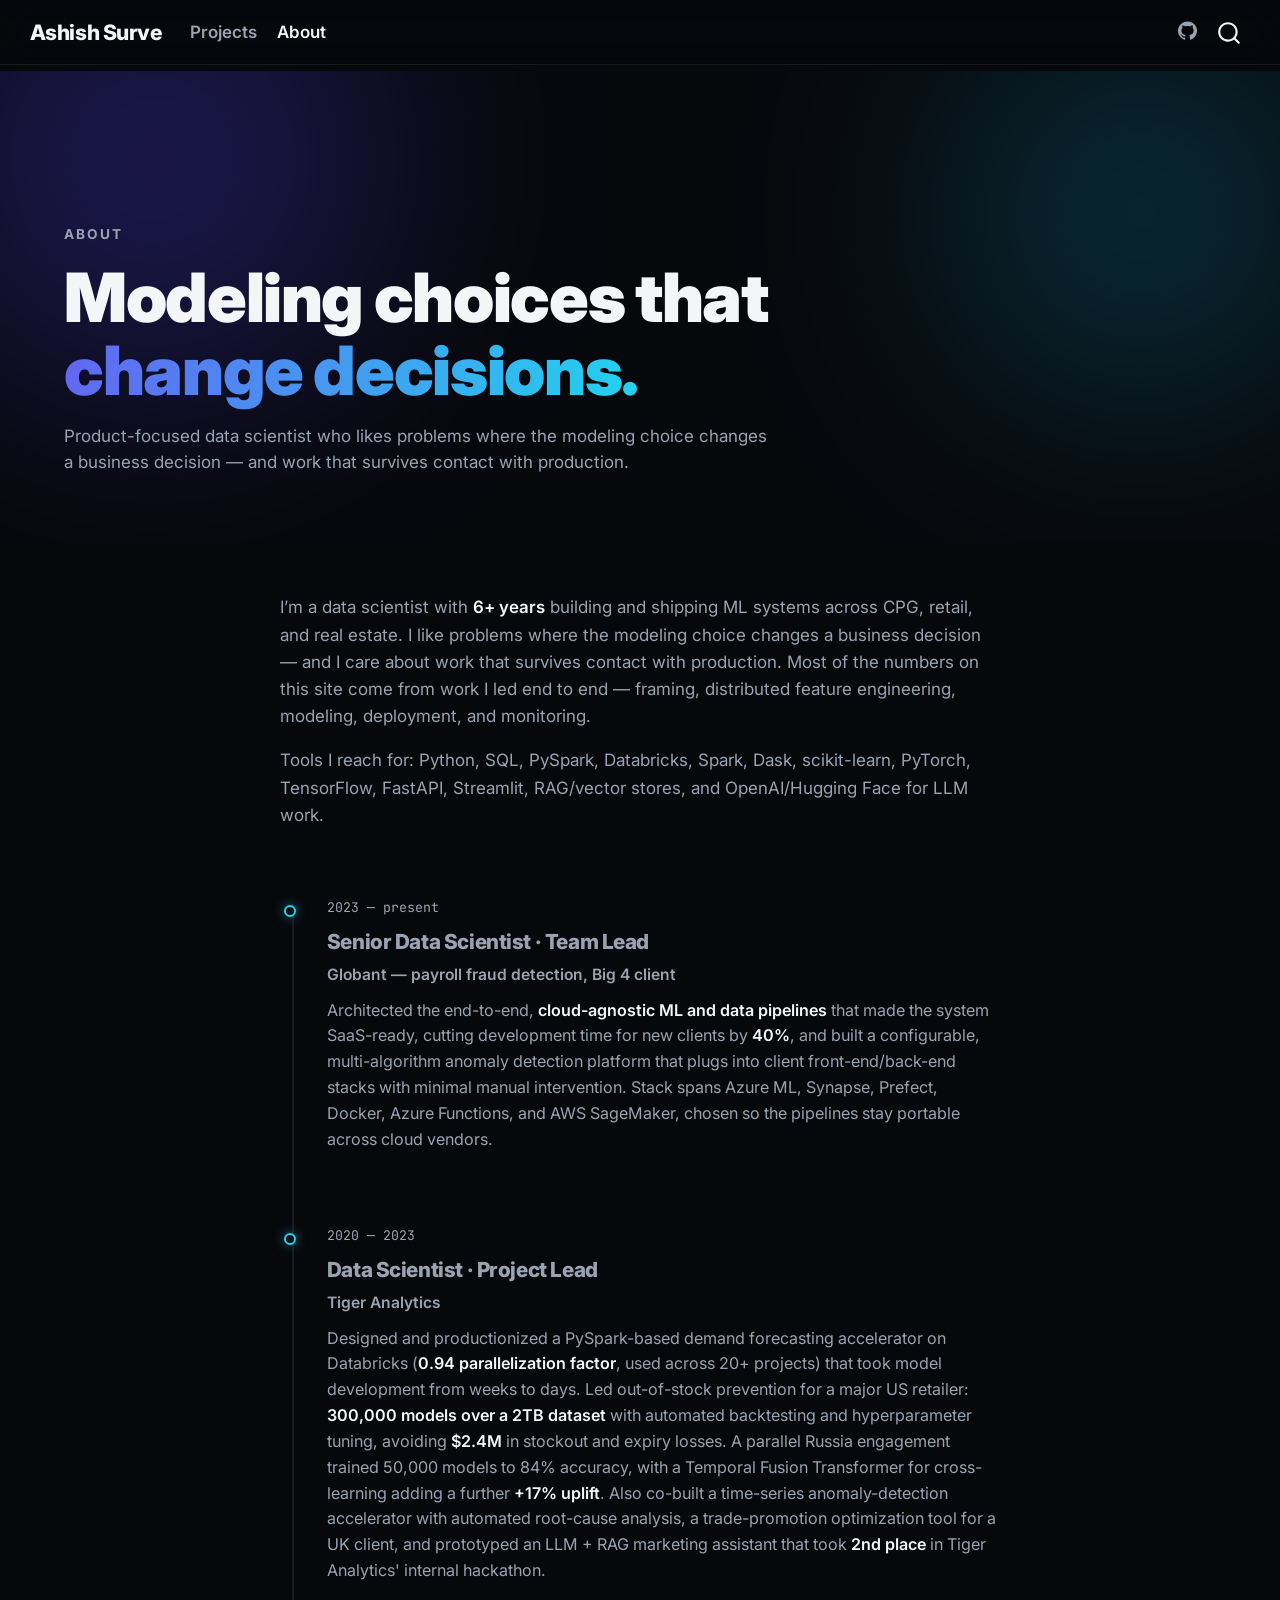
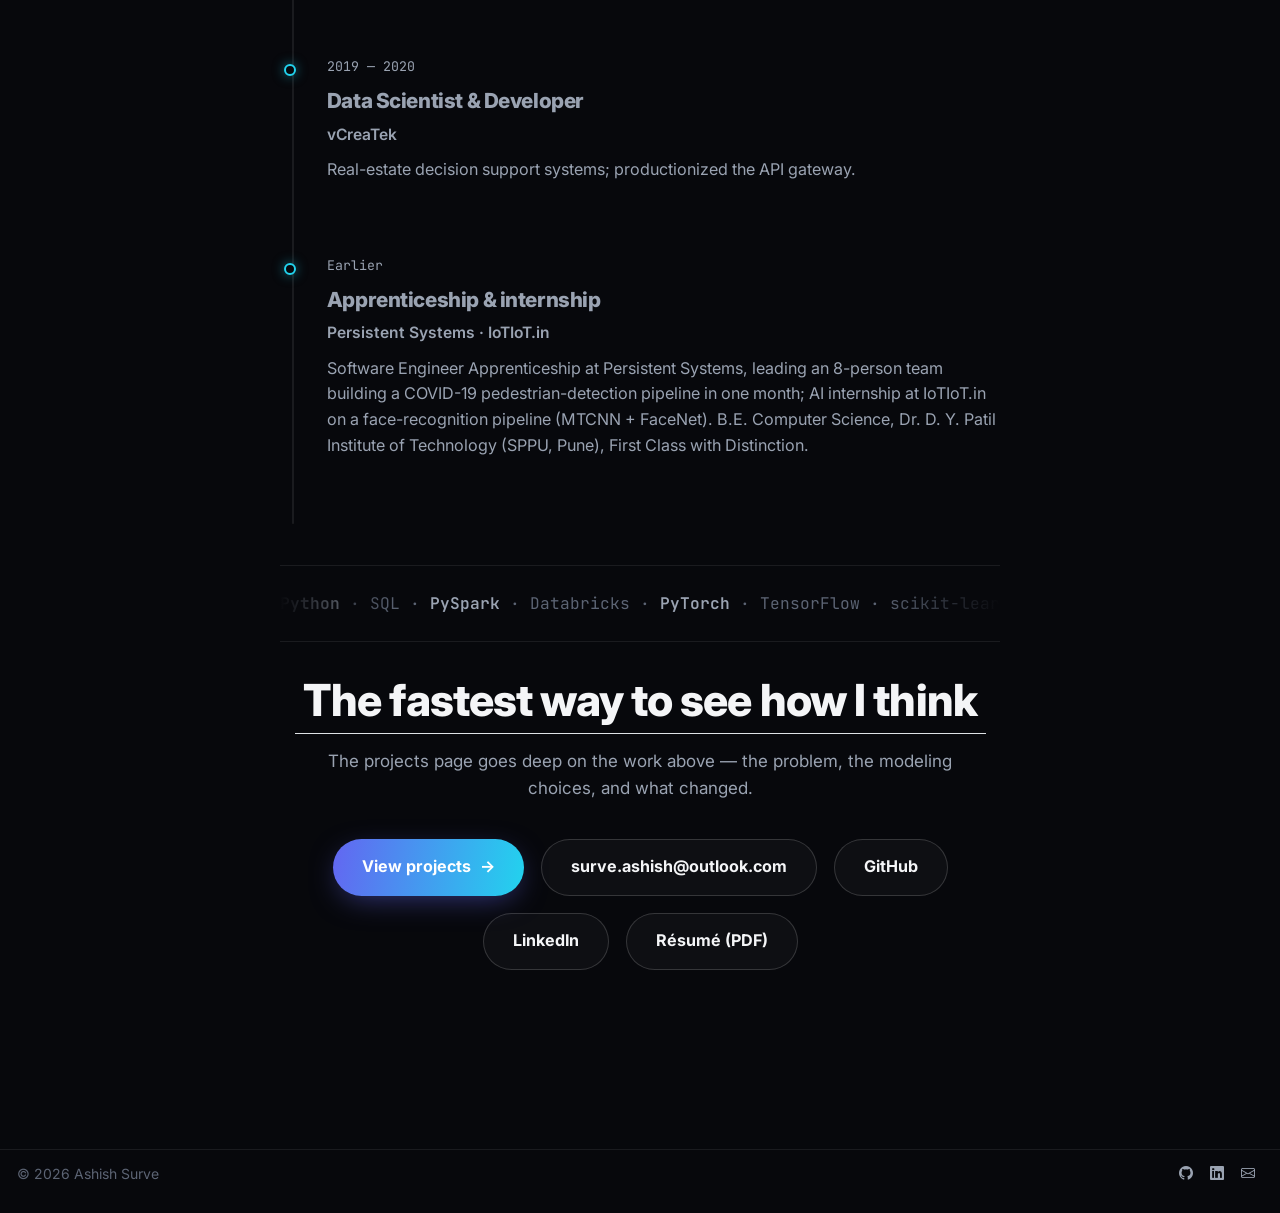
<file: about.html>
<!DOCTYPE html>
<html xmlns="http://www.w3.org/1999/xhtml" lang="en" xml:lang="en"><head>

<meta charset="utf-8">
<meta name="generator" content="quarto-1.9.38">

<meta name="viewport" content="width=device-width, initial-scale=1.0, user-scalable=yes">


<title>About — Ashish Surve – Ashish Surve</title>
<style>
/* Default styles provided by pandoc.
** See https://pandoc.org/MANUAL.html#variables-for-html for config info.
*/
code{white-space: pre-wrap;}
span.smallcaps{font-variant: small-caps;}
div.columns{display: flex; gap: min(4vw, 1.5em);}
div.column{flex: auto; overflow-x: auto;}
div.hanging-indent{margin-left: 1.5em; text-indent: -1.5em;}
ul.task-list{list-style: none;}
ul.task-list li input[type="checkbox"] {
  width: 0.8em;
  margin: 0 0.8em 0.2em -1em; /* quarto-specific, see https://github.com/quarto-dev/quarto-cli/issues/4556 */ 
  vertical-align: middle;
}
</style>


<script src="site_libs/quarto-nav/quarto-nav.js"></script>
<script src="site_libs/clipboard/clipboard.min.js"></script>
<script src="site_libs/quarto-search/autocomplete.umd.js"></script>
<script src="site_libs/quarto-search/fuse.min.js"></script>
<script src="site_libs/quarto-search/quarto-search.js"></script>
<meta name="quarto:offset" content="./">
<link href="./assets/favicon.png" rel="icon" type="image/png">
<script src="site_libs/quarto-html/quarto.js" type="module"></script>
<script src="site_libs/quarto-html/tabsets/tabsets.js" type="module"></script>
<script src="site_libs/quarto-html/popper.min.js"></script>
<script src="site_libs/quarto-html/tippy.umd.min.js"></script>
<link href="site_libs/quarto-html/tippy.css" rel="stylesheet">
<link href="site_libs/quarto-html/quarto-syntax-highlighting-dark-031c1e8980ea589ec2238abdf0cf1a2d.css" rel="stylesheet" id="quarto-text-highlighting-styles">
<script src="site_libs/bootstrap/bootstrap.min.js"></script>
<link href="site_libs/bootstrap/bootstrap-icons.css" rel="stylesheet">
<link href="site_libs/bootstrap/bootstrap-52b5bd21d94ae88742838b37c0d4ce59.min.css" rel="stylesheet" append-hash="true" id="quarto-bootstrap" data-mode="dark">
<script id="quarto-search-options" type="application/json">{
  "location": "navbar",
  "copy-button": false,
  "collapse-after": 3,
  "panel-placement": "end",
  "type": "overlay",
  "limit": 50,
  "keyboard-shortcut": [
    "f",
    "/",
    "s"
  ],
  "show-item-context": false,
  "language": {
    "search-no-results-text": "No results",
    "search-matching-documents-text": "matching documents",
    "search-copy-link-title": "Copy link to search",
    "search-hide-matches-text": "Hide additional matches",
    "search-more-match-text": "more match in this document",
    "search-more-matches-text": "more matches in this document",
    "search-clear-button-title": "Clear",
    "search-text-placeholder": "",
    "search-detached-cancel-button-title": "Cancel",
    "search-submit-button-title": "Submit",
    "search-label": "Search"
  }
}</script>
<style>html{ scroll-behavior: smooth; }</style>
<link rel="preconnect" href="https://fonts.googleapis.com">
<link href="https://fonts.googleapis.com/css2?family=Inter:wght@400;500;600;700;800;900&amp;family=JetBrains+Mono:wght@400;600&amp;display=swap" rel="stylesheet">
<meta name="theme-color" content="#07080c">


</head>

<body class="nav-fixed fullcontent quarto-light">

<div id="quarto-search-results"></div>
  <header id="quarto-header" class="headroom fixed-top">
    <nav class="navbar navbar-expand-lg " data-bs-theme="dark">
      <div class="navbar-container container-fluid">
      <div class="navbar-brand-container mx-auto">
    <a class="navbar-brand" href="./index.html">
    <span class="navbar-title">Ashish Surve</span>
    </a>
  </div>
            <div id="quarto-search" class="" title="Search"></div>
          <button class="navbar-toggler" type="button" data-bs-toggle="collapse" data-bs-target="#navbarCollapse" aria-controls="navbarCollapse" role="menu" aria-expanded="false" aria-label="Toggle navigation" onclick="if (window.quartoToggleHeadroom) { window.quartoToggleHeadroom(); }">
  <span class="navbar-toggler-icon"></span>
</button>
          <div class="collapse navbar-collapse" id="navbarCollapse">
            <ul class="navbar-nav navbar-nav-scroll me-auto">
  <li class="nav-item">
    <a class="nav-link" href="./projects/index.html"> 
<span class="menu-text">Projects</span></a>
  </li>  
  <li class="nav-item">
    <a class="nav-link active" href="./about.html" aria-current="page"> 
<span class="menu-text">About</span></a>
  </li>  
</ul>
            <ul class="navbar-nav navbar-nav-scroll ms-auto">
  <li class="nav-item compact">
    <a class="nav-link" href="https://github.com/Ashish-Surve"> <i class="bi bi-github" role="img" aria-label="GitHub">
</i> 
<span class="menu-text"></span></a>
  </li>  
</ul>
          </div> <!-- /navcollapse -->
            <div class="quarto-navbar-tools">
</div>
      </div> <!-- /container-fluid -->
    </nav>
</header>
<!-- content -->
<div id="quarto-content" class="quarto-container page-columns page-rows-contents page-layout-article page-navbar">
<!-- sidebar -->
<!-- margin-sidebar -->
    
<!-- main -->
<main class="content" id="quarto-document-content"><header id="title-block-header" class="quarto-title-block"><h1 class="title display-7">About</h1></header>

<header id="title-block-header">


</header>


<!-- Dropped the `trestles` about-template for the Bold dark redesign: it
     brings its own photo/sidebar layout assumptions that collide with the
     dark page-header + timeline pattern below (flagged as a risk in
     DESIGN.md before this port). Plain markup instead. -->
<section class="page-header">
  <div class="page-header-mesh m1"></div>
  <div class="page-header-mesh m2"></div>
  <p class="page-header-eyebrow">About</p>
  <h1 class="page-header-title">Modeling choices that<br><span class="grad-text">change decisions.</span></h1>
  <p class="page-header-sub">
    Product-focused data scientist who likes problems where the modeling
    choice changes a business decision — and work that survives contact
    with production.
  </p>
</section>
<div class="reveal" style="max-width:720px;margin:0 auto 4rem;color:var(--fg-muted);">
<p>I’m a data scientist with <strong>6+ years</strong> building and shipping ML systems across CPG, retail, and real estate. I like problems where the modeling choice changes a business decision — and I care about work that survives contact with production. Most of the numbers on this site come from work I led end to end — framing, distributed feature engineering, modeling, deployment, and monitoring.</p>
<p>Tools I reach for: Python, SQL, PySpark, Databricks, Spark, Dask, scikit-learn, PyTorch, TensorFlow, FastAPI, Streamlit, RAG/vector stores, and OpenAI/Hugging Face for LLM work.</p>
</div>
<div class="bold-timeline" id="bold-timeline">
  <div class="tl-line"><div class="fill" id="tlFill"></div></div>

  <div class="tl-item reveal">
    <p class="tl-date">2023 — present</p>
    <p class="tl-role">Senior Data Scientist · Team Lead</p>
    <p class="tl-org">Globant — payroll fraud detection, Big 4 client</p>
    <p class="tl-desc">Architected the end-to-end, <strong>cloud-agnostic ML and data pipelines</strong> that made the system SaaS-ready, cutting development time for new clients by <strong>40%</strong>, and built a configurable, multi-algorithm anomaly detection platform that plugs into client front-end/back-end stacks with minimal manual intervention. Stack spans Azure ML, Synapse, Prefect, Docker, Azure Functions, and AWS SageMaker, chosen so the pipelines stay portable across cloud vendors.</p>
  </div>

  <div class="tl-item reveal">
    <p class="tl-date">2020 — 2023</p>
    <p class="tl-role">Data Scientist · Project Lead</p>
    <p class="tl-org">Tiger Analytics</p>
    <p class="tl-desc">Designed and productionized a PySpark-based demand forecasting accelerator on Databricks (<strong>0.94 parallelization factor</strong>, used across 20+ projects) that took model development from weeks to days. Led out-of-stock prevention for a major US retailer: <strong>300,000 models over a 2TB dataset</strong> with automated backtesting and hyperparameter tuning, avoiding <strong>$2.4M</strong> in stockout and expiry losses. A parallel Russia engagement trained 50,000 models to 84% accuracy, with a Temporal Fusion Transformer for cross-learning adding a further <strong>+17% uplift</strong>. Also co-built a time-series anomaly-detection accelerator with automated root-cause analysis, a trade-promotion optimization tool for a UK client, and prototyped an LLM + RAG marketing assistant that took <strong>2nd place</strong> in Tiger Analytics' internal hackathon.</p>
  </div>

  <div class="tl-item reveal">
    <p class="tl-date">2019 — 2020</p>
    <p class="tl-role">Data Scientist &amp; Developer</p>
    <p class="tl-org">vCreaTek</p>
    <p class="tl-desc">Real-estate decision support systems; productionized the API gateway.</p>
  </div>

  <div class="tl-item reveal">
    <p class="tl-date">Earlier</p>
    <p class="tl-role">Apprenticeship &amp; internship</p>
    <p class="tl-org">Persistent Systems · IoTIoT.in</p>
    <p class="tl-desc">Software Engineer Apprenticeship at Persistent Systems, leading an 8-person team building a COVID-19 pedestrian-detection pipeline in one month; AI internship at IoTIoT.in on a face-recognition pipeline (MTCNN + FaceNet). B.E. Computer Science, Dr. D. Y. Patil Institute of Technology (SPPU, Pune), First Class with Distinction.</p>
  </div>
</div>
<div class="reveal">
<div class="bold-marquee" aria-hidden="true" style="max-width:720px;margin-left:auto;margin-right:auto;">
  <div class="bold-marquee-track">
    <span><b>Python</b> · SQL · <b>PySpark</b> · Databricks · <b>PyTorch</b> · TensorFlow · scikit-learn · <b>Azure ML</b> · SageMaker · Synapse · Prefect · Docker · <b>FastAPI</b> · RAG · vector stores · LLM agents · Dask · Streamlit&nbsp;·&nbsp;</span>
    <span><b>Python</b> · SQL · <b>PySpark</b> · Databricks · <b>PyTorch</b> · TensorFlow · scikit-learn · <b>Azure ML</b> · SageMaker · Synapse · Prefect · Docker · <b>FastAPI</b> · RAG · vector stores · LLM agents · Dask · Streamlit&nbsp;·&nbsp;</span>
  </div>
</div>
</div>
<div class="bold-contact reveal" style="padding-top:0;">
  <h2 class="sec-title" style="font-size:clamp(1.8rem,3.6vw,2.6rem);">The fastest way to see how I think</h2>
  <p style="color:var(--fg-muted);max-width:640px;margin:0 auto 2rem;">The projects page goes deep on the work above — the problem, the modeling choices, and what changed.</p>
  <div class="bold-contact-row">
    <a class="btn-bold primary magnetic" href="projects/index.html">View projects <span class="arrow">→</span></a>
    <a class="btn-bold ghost magnetic" href="mailto:surve.ashish@outlook.com">surve.ashish@outlook.com</a>
    <a class="btn-bold ghost magnetic" href="https://github.com/Ashish-Surve">GitHub</a>
    <a class="btn-bold ghost magnetic" href="https://www.linkedin.com/in/ashish-surve">LinkedIn</a>
    <a class="btn-bold ghost magnetic" href="resume.pdf">Résumé (PDF)</a>
  </div>
</div>



</main> <!-- /main -->
<script>
(function () {
  var reduced = matchMedia('(prefers-reduced-motion: reduce)').matches;

  /* ---------- scroll reveal ---------- */
  var revealEls = document.querySelectorAll('.reveal');
  if (!('IntersectionObserver' in window) || !revealEls.length) {
    revealEls.forEach(function (el) { el.classList.add('is-visible'); });
  } else {
    var io = new IntersectionObserver(function (entries) {
      entries.forEach(function (entry) {
        if (entry.isIntersecting) {
          entry.target.classList.add('is-visible');
          entry.target.querySelectorAll('.bar-fill').forEach(function (f) {
            f.style.width = f.style.getPropertyValue('--w');
          });
          io.unobserve(entry.target);
        }
      });
    }, { threshold: 0.15 });
    revealEls.forEach(function (el) { io.observe(el); });
  }

  /* ---------- particle canvas (hero only) ---------- */
  (function () {
    var c = document.getElementById('bold-particles');
    if (!c || reduced) return;
    var x = c.getContext('2d'), W, H, pts = [], mouse = { x: -1e4, y: -1e4 }, running = true;
    function resize() {
      W = c.width = c.offsetWidth; H = c.height = c.offsetHeight;
      pts = Array.from({ length: Math.min(80, W / 16) }, function () {
        return {
          x: Math.random() * W, y: Math.random() * H,
          vx: (Math.random() - .5) * .35, vy: (Math.random() - .5) * .35, r: Math.random() * 1.6 + .6
        };
      });
    }
    resize();
    addEventListener('resize', resize);
    if (c.parentElement) {
      c.parentElement.addEventListener('mousemove', function (e) {
        var b = c.getBoundingClientRect();
        mouse = { x: e.clientX - b.left, y: e.clientY - b.top };
      });
      c.parentElement.addEventListener('mouseleave', function () { mouse = { x: -1e4, y: -1e4 }; });
    }
    if ('IntersectionObserver' in window) {
      new IntersectionObserver(function (entries) { running = entries[0].isIntersecting; }).observe(c);
    }
    (function tick() {
      requestAnimationFrame(tick);
      if (!running) return;
      x.clearRect(0, 0, W, H);
      for (var i = 0; i < pts.length; i++) {
        var p = pts[i];
        p.x += p.vx; p.y += p.vy;
        if (p.x < 0 || p.x > W) p.vx *= -1;
        if (p.y < 0 || p.y > H) p.vy *= -1;
        var dx = mouse.x - p.x, dy = mouse.y - p.y, d = Math.hypot(dx, dy);
        if (d < 120) { p.x -= dx / d * .6; p.y -= dy / d * .6; }
        x.beginPath(); x.arc(p.x, p.y, p.r, 0, 7); x.fillStyle = 'rgba(148,163,255,.5)'; x.fill();
      }
      for (var i2 = 0; i2 < pts.length; i2++) {
        for (var j = i2 + 1; j < pts.length; j++) {
          var a = pts[i2], b = pts[j], d2 = Math.hypot(a.x - b.x, a.y - b.y);
          if (d2 < 130) {
            x.beginPath(); x.moveTo(a.x, a.y); x.lineTo(b.x, b.y);
            x.strokeStyle = 'rgba(99,102,241,' + (.14 * (1 - d2 / 130)) + ')'; x.stroke();
          }
        }
      }
    })();
  })();

  /* ---------- counters ---------- */
  var counters = document.querySelectorAll('.count');
  if (counters.length) {
    if (!('IntersectionObserver' in window)) {
      counters.forEach(function (el) {
        var to = +el.dataset.to, dec = +(el.dataset.dec || 0), suf = el.dataset.suffix || '';
        el.textContent = to.toFixed(dec) + suf;
      });
    } else {
      var cio = new IntersectionObserver(function (entries) {
        entries.forEach(function (entry) {
          if (!entry.isIntersecting) return;
          cio.unobserve(entry.target);
          var el = entry.target, to = +el.dataset.to, dec = +(el.dataset.dec || 0), suf = el.dataset.suffix || '';
          if (reduced) { el.textContent = to.toFixed(dec) + suf; return; }
          var t0 = performance.now(), dur = 1400;
          (function step(t) {
            var p = Math.min((t - t0) / dur, 1), e2 = 1 - Math.pow(1 - p, 3);
            el.textContent = (to * e2).toFixed(dec) + suf;
            if (p < 1) requestAnimationFrame(step);
          })(t0);
        });
      }, { threshold: 0.6 });
      counters.forEach(function (el) { cio.observe(el); });
    }
  }

  /* ---------- magnetic buttons ---------- */
  if (!reduced) {
    document.querySelectorAll('.magnetic').forEach(function (b) {
      b.addEventListener('mousemove', function (e) {
        var r = b.getBoundingClientRect();
        b.style.transform = 'translate(' + ((e.clientX - r.left - r.width / 2) * .22) + 'px,' + ((e.clientY - r.top - r.height / 2) * .22) + 'px)';
      });
      b.addEventListener('mouseleave', function () { b.style.transform = ''; });
    });
  }

  /* ---------- 3D tilt cards ---------- */
  if (!reduced) {
    document.querySelectorAll('.tilt').forEach(function (card) {
      card.addEventListener('mousemove', function (e) {
        var r = card.getBoundingClientRect();
        var px = (e.clientX - r.left) / r.width, py = (e.clientY - r.top) / r.height;
        card.style.transform = 'rotateY(' + ((px - .5) * 10) + 'deg) rotateX(' + ((py - .5) * -10) + 'deg) translateY(-4px)';
        card.style.setProperty('--mx', px * 100 + '%');
        card.style.setProperty('--my', py * 100 + '%');
      });
      card.addEventListener('mouseleave', function () { card.style.transform = ''; });
    });
  }

  /* ---------- timeline draw-on-scroll (about page) ---------- */
  (function () {
    var tl = document.getElementById('bold-timeline'), fill = document.getElementById('tlFill');
    if (!tl || !fill) return;
    if (reduced) { fill.style.height = '100%'; return; }
    addEventListener('scroll', function () {
      var r = tl.getBoundingClientRect(), vh = innerHeight;
      var p = Math.min(1, Math.max(0, (vh * .75 - r.top) / r.height));
      fill.style.height = (p * 100) + '%';
    }, { passive: true });
  })();

  /* ---------- reading progress bar (project pages) ---------- */
  (function () {
    var bar = document.getElementById('reading-progress');
    if (!bar) return;
    addEventListener('scroll', function () {
      var h = document.documentElement;
      var pct = h.scrollTop / (h.scrollHeight - h.clientHeight) * 100;
      bar.style.width = (isFinite(pct) ? pct : 0) + '%';
    }, { passive: true });
  })();

  /* ---------- navbar solidify on scroll ---------- */
  var nav = document.querySelector('.navbar');
  if (nav) {
    addEventListener('scroll', function () {
      nav.classList.toggle('scrolled', scrollY > 10);
    }, { passive: true });
  }
})();
</script>
<script id="quarto-html-after-body" type="application/javascript">
  window.document.addEventListener("DOMContentLoaded", function (event) {
    const isCodeAnnotation = (el) => {
      for (const clz of el.classList) {
        if (clz.startsWith('code-annotation-')) {                     
          return true;
        }
      }
      return false;
    }
    const onCopySuccess = function(e) {
      // button target
      const button = e.trigger;
      // don't keep focus
      button.blur();
      // flash "checked"
      button.classList.add('code-copy-button-checked');
      var currentTitle = button.getAttribute("title");
      button.setAttribute("title", "Copied!");
      let tooltip;
      if (window.bootstrap) {
        button.setAttribute("data-bs-toggle", "tooltip");
        button.setAttribute("data-bs-placement", "left");
        button.setAttribute("data-bs-title", "Copied!");
        tooltip = new bootstrap.Tooltip(button, 
          { trigger: "manual", 
            customClass: "code-copy-button-tooltip",
            offset: [0, -8]});
        tooltip.show();    
      }
      setTimeout(function() {
        if (tooltip) {
          tooltip.hide();
          button.removeAttribute("data-bs-title");
          button.removeAttribute("data-bs-toggle");
          button.removeAttribute("data-bs-placement");
        }
        button.setAttribute("title", currentTitle);
        button.classList.remove('code-copy-button-checked');
      }, 1000);
      // clear code selection
      e.clearSelection();
    }
    const getTextToCopy = function(trigger) {
      const outerScaffold = trigger.parentElement.cloneNode(true);
      const codeEl = outerScaffold.querySelector('code');
      for (const childEl of codeEl.children) {
        if (isCodeAnnotation(childEl)) {
          childEl.remove();
        }
      }
      return codeEl.innerText;
    }
    const clipboard = new window.ClipboardJS('.code-copy-button:not([data-in-quarto-modal])', {
      text: getTextToCopy
    });
    clipboard.on('success', onCopySuccess);
    if (window.document.getElementById('quarto-embedded-source-code-modal')) {
      const clipboardModal = new window.ClipboardJS('.code-copy-button[data-in-quarto-modal]', {
        text: getTextToCopy,
        container: window.document.getElementById('quarto-embedded-source-code-modal')
      });
      clipboardModal.on('success', onCopySuccess);
    }
      var localhostRegex = new RegExp(/^(?:http|https):\/\/localhost\:?[0-9]*\//);
      var mailtoRegex = new RegExp(/^mailto:/);
        var filterRegex = new RegExp("https:\/\/ashish-surve\.github\.io");
      var isInternal = (href) => {
          return filterRegex.test(href) || localhostRegex.test(href) || mailtoRegex.test(href);
      }
      // Inspect non-navigation links and adorn them if external
     var links = window.document.querySelectorAll('a[href]:not(.nav-link):not(.navbar-brand):not(.toc-action):not(.sidebar-link):not(.sidebar-item-toggle):not(.pagination-link):not(.no-external):not([aria-hidden]):not(.dropdown-item):not(.quarto-navigation-tool):not(.about-link)');
      for (var i=0; i<links.length; i++) {
        const link = links[i];
        if (!isInternal(link.href)) {
          // undo the damage that might have been done by quarto-nav.js in the case of
          // links that we want to consider external
          if (link.dataset.originalHref !== undefined) {
            link.href = link.dataset.originalHref;
          }
        }
      }
    function tippyHover(el, contentFn, onTriggerFn, onUntriggerFn) {
      const config = {
        allowHTML: true,
        maxWidth: 500,
        delay: 100,
        arrow: false,
        appendTo: function(el) {
            return el.parentElement;
        },
        interactive: true,
        interactiveBorder: 10,
        theme: 'quarto',
        placement: 'bottom-start',
      };
      if (contentFn) {
        config.content = contentFn;
      }
      if (onTriggerFn) {
        config.onTrigger = onTriggerFn;
      }
      if (onUntriggerFn) {
        config.onUntrigger = onUntriggerFn;
      }
      window.tippy(el, config); 
    }
    const noterefs = window.document.querySelectorAll('a[role="doc-noteref"]');
    for (var i=0; i<noterefs.length; i++) {
      const ref = noterefs[i];
      tippyHover(ref, function() {
        // use id or data attribute instead here
        let href = ref.getAttribute('data-footnote-href') || ref.getAttribute('href');
        try { href = new URL(href).hash; } catch {}
        const id = href.replace(/^#\/?/, "");
        const note = window.document.getElementById(id);
        if (note) {
          return note.innerHTML;
        } else {
          return "";
        }
      });
    }
    const xrefs = window.document.querySelectorAll('a.quarto-xref');
    const processXRef = (id, note) => {
      // Strip column container classes
      const stripColumnClz = (el) => {
        el.classList.remove("page-full", "page-columns");
        if (el.children) {
          for (const child of el.children) {
            stripColumnClz(child);
          }
        }
      }
      stripColumnClz(note)
      if (id === null || id.startsWith('sec-')) {
        // Special case sections, only their first couple elements
        const container = document.createElement("div");
        if (note.children && note.children.length > 2) {
          container.appendChild(note.children[0].cloneNode(true));
          for (let i = 1; i < note.children.length; i++) {
            const child = note.children[i];
            if (child.tagName === "P" && child.innerText === "") {
              continue;
            } else {
              container.appendChild(child.cloneNode(true));
              break;
            }
          }
          if (window.Quarto?.typesetMath) {
            window.Quarto.typesetMath(container);
          }
          return container.innerHTML
        } else {
          if (window.Quarto?.typesetMath) {
            window.Quarto.typesetMath(note);
          }
          return note.innerHTML;
        }
      } else {
        // Remove any anchor links if they are present
        const anchorLink = note.querySelector('a.anchorjs-link');
        if (anchorLink) {
          anchorLink.remove();
        }
        if (window.Quarto?.typesetMath) {
          window.Quarto.typesetMath(note);
        }
        if (note.classList.contains("callout")) {
          return note.outerHTML;
        } else {
          return note.innerHTML;
        }
      }
    }
    for (var i=0; i<xrefs.length; i++) {
      const xref = xrefs[i];
      tippyHover(xref, undefined, function(instance) {
        instance.disable();
        let url = xref.getAttribute('href');
        let hash = undefined; 
        if (url.startsWith('#')) {
          hash = url;
        } else {
          try { hash = new URL(url).hash; } catch {}
        }
        if (hash) {
          const id = hash.replace(/^#\/?/, "");
          const note = window.document.getElementById(id);
          if (note !== null) {
            try {
              const html = processXRef(id, note.cloneNode(true));
              instance.setContent(html);
            } finally {
              instance.enable();
              instance.show();
            }
          } else {
            // See if we can fetch this
            fetch(url.split('#')[0])
            .then(res => res.text())
            .then(html => {
              const parser = new DOMParser();
              const htmlDoc = parser.parseFromString(html, "text/html");
              const note = htmlDoc.getElementById(id);
              if (note !== null) {
                const html = processXRef(id, note);
                instance.setContent(html);
              } 
            }).finally(() => {
              instance.enable();
              instance.show();
            });
          }
        } else {
          // See if we can fetch a full url (with no hash to target)
          // This is a special case and we should probably do some content thinning / targeting
          fetch(url)
          .then(res => res.text())
          .then(html => {
            const parser = new DOMParser();
            const htmlDoc = parser.parseFromString(html, "text/html");
            const note = htmlDoc.querySelector('main.content');
            if (note !== null) {
              // This should only happen for chapter cross references
              // (since there is no id in the URL)
              // remove the first header
              if (note.children.length > 0 && note.children[0].tagName === "HEADER") {
                note.children[0].remove();
              }
              const html = processXRef(null, note);
              instance.setContent(html);
            } 
          }).finally(() => {
            instance.enable();
            instance.show();
          });
        }
      }, function(instance) {
      });
    }
        let selectedAnnoteEl;
        const selectorForAnnotation = ( cell, annotation) => {
          let cellAttr = 'data-code-cell="' + cell + '"';
          let lineAttr = 'data-code-annotation="' +  annotation + '"';
          const selector = 'span[' + cellAttr + '][' + lineAttr + ']';
          return selector;
        }
        const selectCodeLines = (annoteEl) => {
          const doc = window.document;
          const targetCell = annoteEl.getAttribute("data-target-cell");
          const targetAnnotation = annoteEl.getAttribute("data-target-annotation");
          const annoteSpan = window.document.querySelector(selectorForAnnotation(targetCell, targetAnnotation));
          const lines = annoteSpan.getAttribute("data-code-lines").split(",");
          const lineIds = lines.map((line) => {
            return targetCell + "-" + line;
          })
          let top = null;
          let height = null;
          let parent = null;
          if (lineIds.length > 0) {
              //compute the position of the single el (top and bottom and make a div)
              const el = window.document.getElementById(lineIds[0]);
              top = el.offsetTop;
              height = el.offsetHeight;
              parent = el.parentElement.parentElement;
            if (lineIds.length > 1) {
              const lastEl = window.document.getElementById(lineIds[lineIds.length - 1]);
              const bottom = lastEl.offsetTop + lastEl.offsetHeight;
              height = bottom - top;
            }
            if (top !== null && height !== null && parent !== null) {
              // cook up a div (if necessary) and position it 
              let div = window.document.getElementById("code-annotation-line-highlight");
              if (div === null) {
                div = window.document.createElement("div");
                div.setAttribute("id", "code-annotation-line-highlight");
                div.style.position = 'absolute';
                parent.appendChild(div);
              }
              div.style.top = top - 2 + "px";
              div.style.height = height + 4 + "px";
              div.style.left = 0;
              let gutterDiv = window.document.getElementById("code-annotation-line-highlight-gutter");
              if (gutterDiv === null) {
                gutterDiv = window.document.createElement("div");
                gutterDiv.setAttribute("id", "code-annotation-line-highlight-gutter");
                gutterDiv.style.position = 'absolute';
                const codeCell = window.document.getElementById(targetCell);
                const gutter = codeCell.querySelector('.code-annotation-gutter');
                gutter.appendChild(gutterDiv);
              }
              gutterDiv.style.top = top - 2 + "px";
              gutterDiv.style.height = height + 4 + "px";
            }
            selectedAnnoteEl = annoteEl;
          }
        };
        const unselectCodeLines = () => {
          const elementsIds = ["code-annotation-line-highlight", "code-annotation-line-highlight-gutter"];
          elementsIds.forEach((elId) => {
            const div = window.document.getElementById(elId);
            if (div) {
              div.remove();
            }
          });
          selectedAnnoteEl = undefined;
        };
          // Handle positioning of the toggle
      window.addEventListener(
        "resize",
        throttle(() => {
          elRect = undefined;
          if (selectedAnnoteEl) {
            selectCodeLines(selectedAnnoteEl);
          }
        }, 10)
      );
      function throttle(fn, ms) {
      let throttle = false;
      let timer;
        return (...args) => {
          if(!throttle) { // first call gets through
              fn.apply(this, args);
              throttle = true;
          } else { // all the others get throttled
              if(timer) clearTimeout(timer); // cancel #2
              timer = setTimeout(() => {
                fn.apply(this, args);
                timer = throttle = false;
              }, ms);
          }
        };
      }
        // Attach click handler to the DT
        const annoteDls = window.document.querySelectorAll('dt[data-target-cell]');
        for (const annoteDlNode of annoteDls) {
          annoteDlNode.addEventListener('click', (event) => {
            const clickedEl = event.target;
            if (clickedEl !== selectedAnnoteEl) {
              unselectCodeLines();
              const activeEl = window.document.querySelector('dt[data-target-cell].code-annotation-active');
              if (activeEl) {
                activeEl.classList.remove('code-annotation-active');
              }
              selectCodeLines(clickedEl);
              clickedEl.classList.add('code-annotation-active');
            } else {
              // Unselect the line
              unselectCodeLines();
              clickedEl.classList.remove('code-annotation-active');
            }
          });
        }
    const findCites = (el) => {
      const parentEl = el.parentElement;
      if (parentEl) {
        const cites = parentEl.dataset.cites;
        if (cites) {
          return {
            el,
            cites: cites.split(' ')
          };
        } else {
          return findCites(el.parentElement)
        }
      } else {
        return undefined;
      }
    };
    var bibliorefs = window.document.querySelectorAll('a[role="doc-biblioref"]');
    for (var i=0; i<bibliorefs.length; i++) {
      const ref = bibliorefs[i];
      const citeInfo = findCites(ref);
      if (citeInfo) {
        tippyHover(citeInfo.el, function() {
          var popup = window.document.createElement('div');
          citeInfo.cites.forEach(function(cite) {
            var citeDiv = window.document.createElement('div');
            citeDiv.classList.add('hanging-indent');
            citeDiv.classList.add('csl-entry');
            var biblioDiv = window.document.getElementById('ref-' + cite);
            if (biblioDiv) {
              citeDiv.innerHTML = biblioDiv.innerHTML;
            }
            popup.appendChild(citeDiv);
          });
          return popup.innerHTML;
        });
      }
    }
  });
  </script>
</div> <!-- /content -->
<footer class="footer">
  <div class="nav-footer">
    <div class="nav-footer-left">
<p>© 2026 Ashish Surve</p>
</div>   
    <div class="nav-footer-center">
      &nbsp;
    </div>
    <div class="nav-footer-right">
      <ul class="footer-items list-unstyled">
    <li class="nav-item compact">
    <a class="nav-link" href="https://github.com/Ashish-Surve">
      <i class="bi bi-github" role="img">
</i> 
    </a>
  </li>  
    <li class="nav-item compact">
    <a class="nav-link" href="https://www.linkedin.com/in/ashish-surve">
      <i class="bi bi-linkedin" role="img">
</i> 
    </a>
  </li>  
    <li class="nav-item compact">
    <a class="nav-link" href="mailto:surve.ashish@outlook.com">
      <i class="bi bi-envelope" role="img">
</i> 
    </a>
  </li>  
</ul>
    </div>
  </div>
</footer>




<script src="site_libs/quarto-html/zenscroll-min.js"></script>
</body></html>
</file>
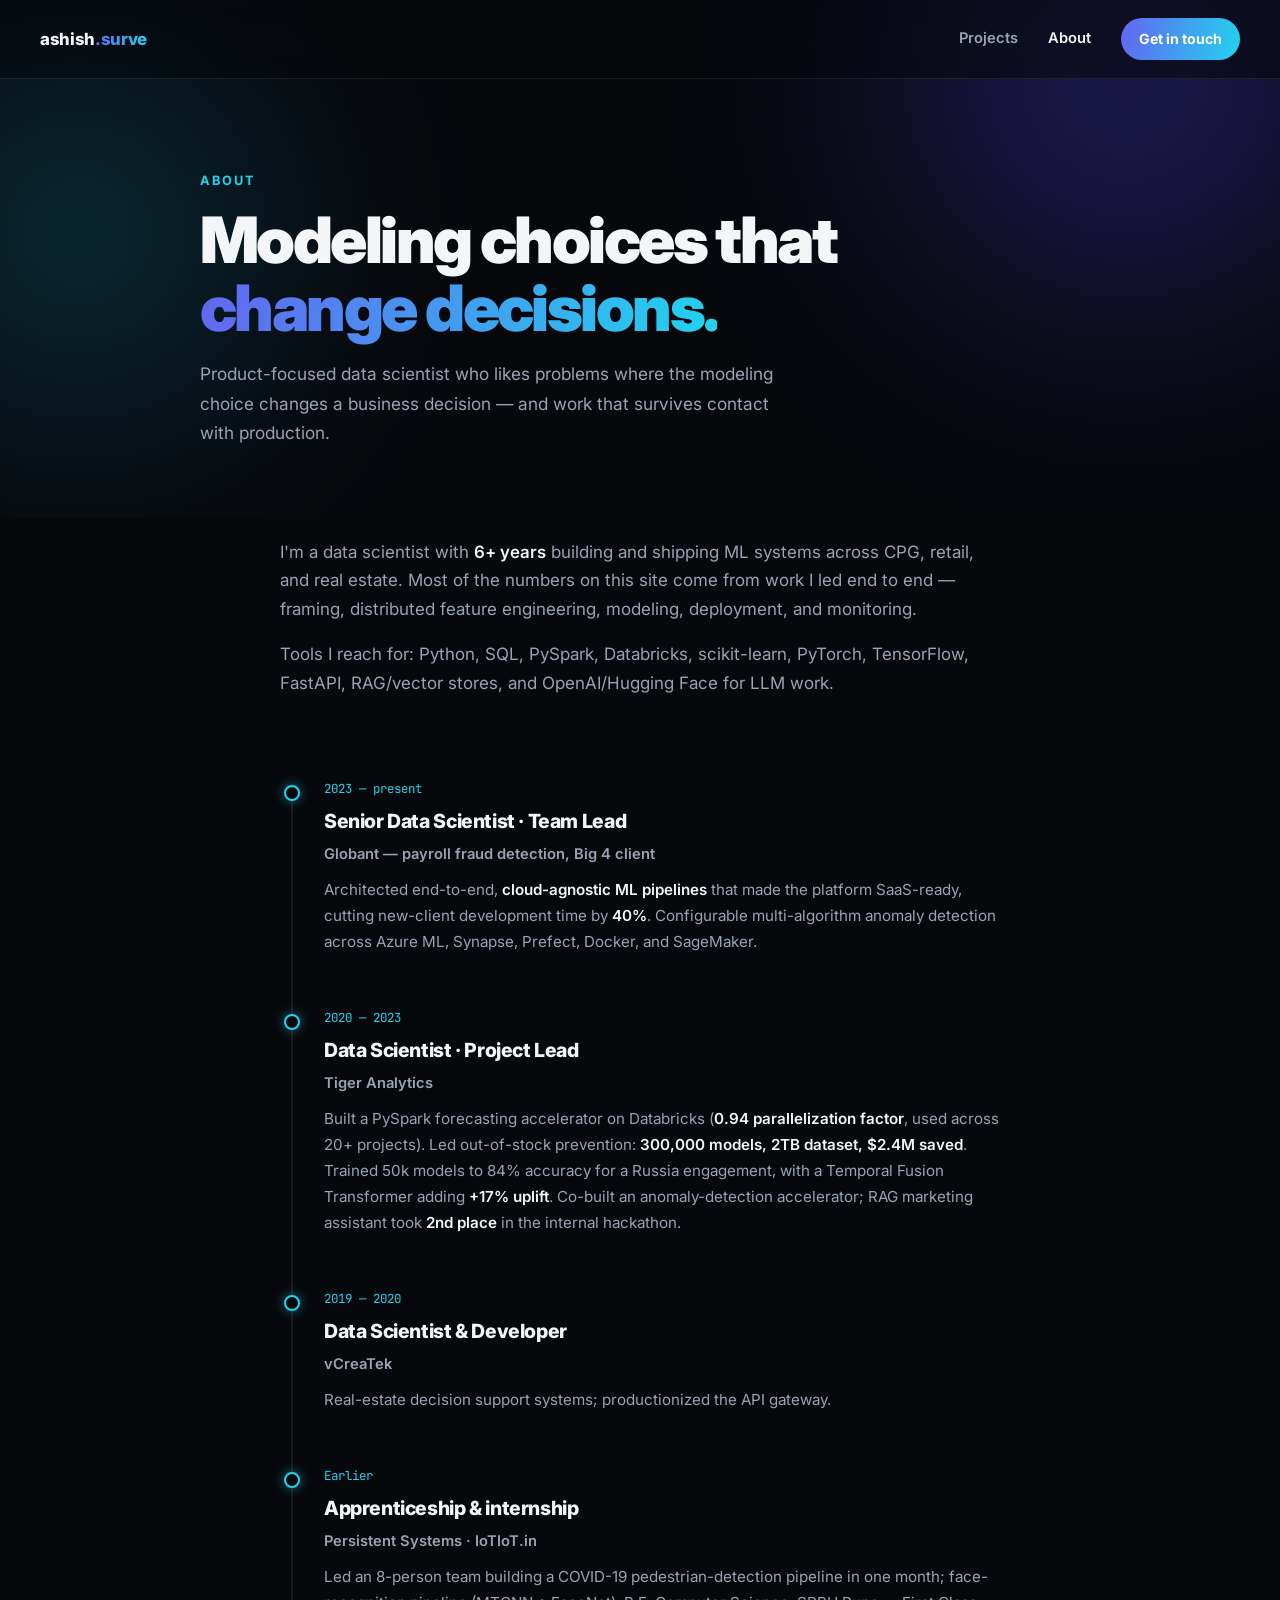
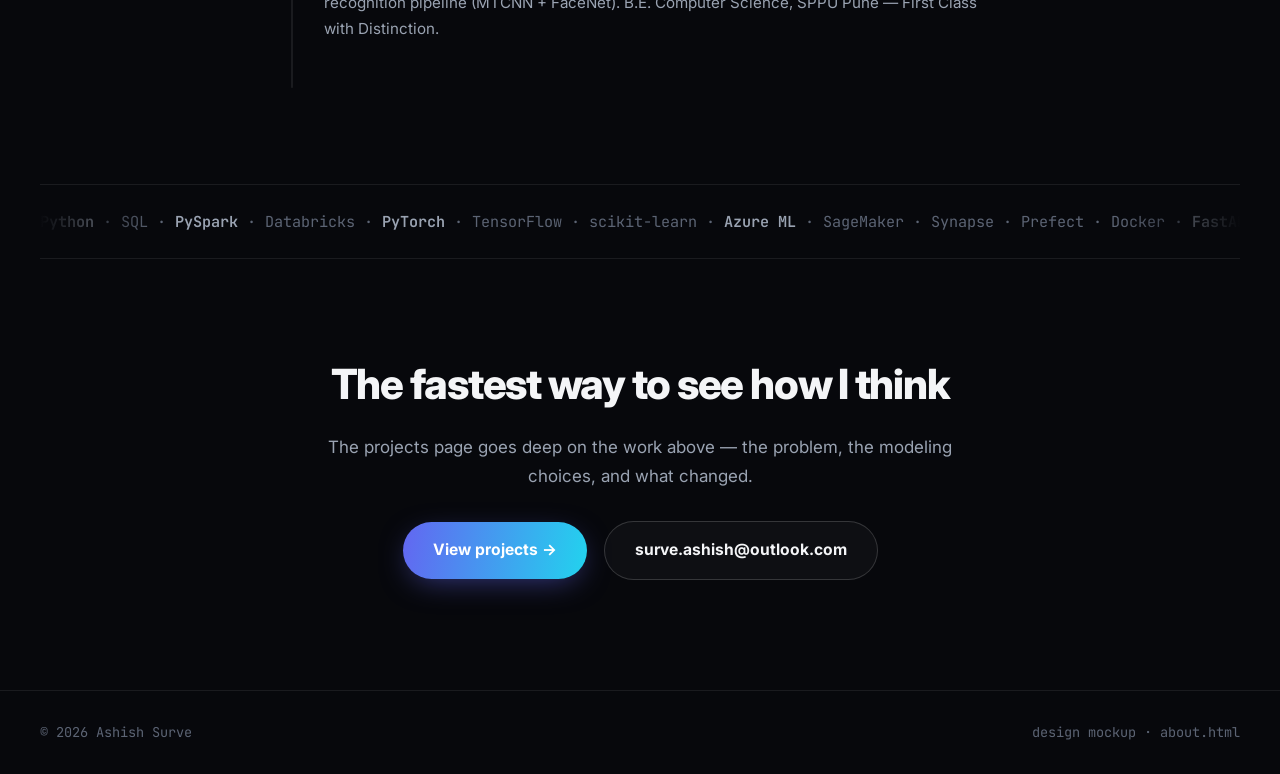
<file: docs/design/about.html>
<!DOCTYPE html>
<html lang="en">
<head>
<meta charset="UTF-8">
<meta name="viewport" content="width=device-width, initial-scale=1.0">
<title>About — Ashish Surve · About mockup</title>
<link rel="preconnect" href="https://fonts.googleapis.com">
<link href="https://fonts.googleapis.com/css2?family=Inter:wght@400;500;600;700;800;900&family=JetBrains+Mono:wght@400;600&display=swap" rel="stylesheet">
<style>
  :root{
    --bg:#07080c; --bg-raised:#0e1016; --fg:#f4f5f7; --fg-muted:#9aa3b2; --fg-dim:#5c6474;
    --a1:#6366f1; --a2:#22d3ee; --grad:linear-gradient(100deg,var(--a1),var(--a2));
    --border:rgba(255,255,255,.08); --border-hi:rgba(255,255,255,.16);
    --ease:cubic-bezier(.22,1,.36,1);
  }
  *{margin:0;padding:0;box-sizing:border-box}
  body{background:var(--bg);color:var(--fg);font-family:Inter,system-ui,sans-serif;font-size:17px;line-height:1.7;overflow-x:hidden}
  ::selection{background:rgba(99,102,241,.4)}
  a{color:var(--a2);text-decoration:none}
  a:hover{text-decoration:underline}

  nav{position:fixed;inset:0 0 auto 0;z-index:50;display:flex;justify-content:space-between;align-items:center;
      padding:18px 40px;backdrop-filter:blur(14px);background:rgba(7,8,12,.55);border-bottom:1px solid var(--border)}
  .nav-logo{font-weight:800;font-size:1.05rem;letter-spacing:-.02em;color:var(--fg)}
  .nav-logo em{font-style:normal;background:var(--grad);-webkit-background-clip:text;background-clip:text;color:transparent}
  .nav-links{display:flex;gap:30px;align-items:center;font-size:.92rem;font-weight:600}
  .nav-links a{color:var(--fg-muted)}
  .nav-links a:hover,.nav-links a.active{color:var(--fg);text-decoration:none}
  .nav-cta{padding:9px 18px;border-radius:999px;background:var(--grad);color:#fff!important;font-weight:700;font-size:.88rem}

  header{padding:170px 40px 70px;position:relative;overflow:hidden}
  .mesh{position:absolute;border-radius:50%;filter:blur(120px);opacity:.35;animation:drift 16s ease-in-out infinite alternate}
  .mesh.m1{width:460px;height:460px;background:#4338ca;top:-30%;right:-6%}
  .mesh.m2{width:360px;height:360px;background:#0e7490;top:10%;left:-8%;animation-delay:-8s}
  @keyframes drift{from{transform:translate(0,0)}to{transform:translate(-40px,30px) scale(1.1)}}
  .wrap{max-width:880px;margin:0 auto;position:relative;z-index:2}
  .eyebrow{font-size:.8rem;font-weight:700;letter-spacing:.16em;text-transform:uppercase;color:var(--a2);margin-bottom:14px}
  h1{font-size:clamp(2.4rem,5.6vw,4rem);font-weight:900;letter-spacing:-.04em;line-height:1.06;margin-bottom:18px;color:var(--fg)}
  h1 .grad{background:var(--grad);-webkit-background-clip:text;background-clip:text;color:transparent}
  .sub{color:var(--fg-muted);max-width:600px;font-size:1.08rem}
  .stagger>*{opacity:0;transform:translateY(22px);animation:up .8s var(--ease) forwards}
  .stagger>*:nth-child(1){animation-delay:.05s}.stagger>*:nth-child(2){animation-delay:.17s}.stagger>*:nth-child(3){animation-delay:.29s}
  @keyframes up{to{opacity:1;transform:none}}

  main{padding:20px 40px 110px}
  .intro{color:var(--fg-muted);max-width:720px;margin:0 auto 80px}
  .intro p{margin-bottom:16px}
  .intro strong{color:var(--fg);font-weight:600}

  /* timeline */
  .timeline{position:relative;max-width:720px;margin:0 auto;padding-left:44px}
  .tl-line{position:absolute;left:11px;top:6px;bottom:6px;width:2px;background:rgba(255,255,255,.08);border-radius:2px;overflow:hidden}
  .tl-line .fill{position:absolute;top:0;left:0;width:100%;height:0;background:var(--grad)}
  .tl-item{position:relative;padding-bottom:52px}
  .tl-item::before{content:"";position:absolute;left:-40px;top:7px;width:12px;height:12px;border-radius:50%;
    background:var(--bg);border:2px solid var(--fg-dim);transition:border-color .4s,box-shadow .4s}
  .tl-item.vis::before{border-color:var(--a2);box-shadow:0 0 12px rgba(34,211,238,.5)}
  .tl-date{font-family:'JetBrains Mono',monospace;font-size:.78rem;color:var(--a2);margin-bottom:6px}
  .tl-role{font-size:1.22rem;font-weight:800;letter-spacing:-.02em;color:var(--fg);margin-bottom:4px}
  .tl-org{font-size:.92rem;color:var(--fg-muted);font-weight:600;margin-bottom:10px}
  .tl-desc{font-size:.95rem;color:var(--fg-muted)}
  .tl-desc strong{color:var(--fg);font-weight:600}

  /* marquee */
  .marquee{overflow:hidden;border-block:1px solid var(--border);padding:22px 0;white-space:nowrap;position:relative;margin:90px 0}
  .marquee::before,.marquee::after{content:"";position:absolute;top:0;bottom:0;width:120px;z-index:2;pointer-events:none}
  .marquee::before{left:0;background:linear-gradient(90deg,var(--bg),transparent)}
  .marquee::after{right:0;background:linear-gradient(-90deg,var(--bg),transparent)}
  .marquee-track{display:inline-flex;gap:44px;animation:marq 30s linear infinite;font-family:'JetBrains Mono',monospace;font-size:.95rem;color:var(--fg-dim)}
  .marquee:hover .marquee-track{animation-play-state:paused}
  @keyframes marq{to{transform:translateX(-50%)}}
  .marquee-track b{color:var(--fg-muted);font-weight:600}

  .cta-block{text-align:center;max-width:640px;margin:0 auto}
  .cta-block h2{font-size:clamp(1.8rem,3.6vw,2.6rem);font-weight:800;letter-spacing:-.03em;margin-bottom:14px}
  .cta-block p{color:var(--fg-muted);margin-bottom:30px}
  .btn{display:inline-flex;align-items:center;gap:10px;padding:15px 30px;border-radius:999px;font-weight:700;font-size:.98rem;
    transition:transform .18s var(--ease),box-shadow .25s;text-decoration:none!important}
  .btn-primary{background:var(--grad);color:#fff;box-shadow:0 8px 30px -8px rgba(99,102,241,.55)}
  .btn-ghost{border:1px solid var(--border-hi);color:var(--fg);background:rgba(255,255,255,.03);margin-left:12px}

  footer{border-top:1px solid var(--border);padding:30px 40px;display:flex;justify-content:space-between;color:var(--fg-dim);font-size:.85rem;font-family:'JetBrains Mono',monospace}

  .reveal{opacity:0;transform:translateY(26px);transition:opacity .7s var(--ease),transform .7s var(--ease)}
  .reveal.vis{opacity:1;transform:none}

  @media(max-width:700px){
    nav{padding:16px 22px}header{padding:140px 22px 50px}main{padding:10px 22px 90px}
    .nav-links a:not(.nav-cta){display:none}
    .btn-ghost{margin-left:0;margin-top:10px}
  }
  @media(prefers-reduced-motion:reduce){
    *,*::before,*::after{animation:none!important;transition:none!important}
    .stagger>*,.reveal{opacity:1;transform:none}
    .tl-line .fill{height:100%!important}
  }
</style>
</head>
<body>

<nav>
  <a class="nav-logo" href="home.html">ashish<em>.surve</em></a>
  <div class="nav-links">
    <a href="projects.html">Projects</a>
    <a class="active" href="about.html">About</a>
    <a class="nav-cta" href="mailto:surve.ashish@outlook.com">Get in touch</a>
  </div>
</nav>

<header>
  <div class="mesh m1"></div><div class="mesh m2"></div>
  <div class="wrap stagger">
    <p class="eyebrow">About</p>
    <h1>Modeling choices that<br><span class="grad">change decisions.</span></h1>
    <p class="sub">Product-focused data scientist who likes problems where the modeling choice changes a business decision — and work that survives contact with production.</p>
  </div>
</header>

<main>
  <div class="intro reveal">
    <p>I'm a data scientist with <strong>6+ years</strong> building and shipping ML systems across CPG, retail, and real estate. Most of the numbers on this site come from work I led end to end — framing, distributed feature engineering, modeling, deployment, and monitoring.</p>
    <p>Tools I reach for: Python, SQL, PySpark, Databricks, scikit-learn, PyTorch, TensorFlow, FastAPI, RAG/vector stores, and OpenAI/Hugging Face for LLM work.</p>
  </div>

  <div class="timeline" id="timeline">
    <div class="tl-line"><div class="fill" id="tlFill"></div></div>

    <div class="tl-item reveal">
      <p class="tl-date">2023 — present</p>
      <p class="tl-role">Senior Data Scientist · Team Lead</p>
      <p class="tl-org">Globant — payroll fraud detection, Big 4 client</p>
      <p class="tl-desc">Architected end-to-end, <strong>cloud-agnostic ML pipelines</strong> that made the platform SaaS-ready, cutting new-client development time by <strong>40%</strong>. Configurable multi-algorithm anomaly detection across Azure ML, Synapse, Prefect, Docker, and SageMaker.</p>
    </div>

    <div class="tl-item reveal">
      <p class="tl-date">2020 — 2023</p>
      <p class="tl-role">Data Scientist · Project Lead</p>
      <p class="tl-org">Tiger Analytics</p>
      <p class="tl-desc">Built a PySpark forecasting accelerator on Databricks (<strong>0.94 parallelization factor</strong>, used across 20+ projects). Led out-of-stock prevention: <strong>300,000 models, 2TB dataset, $2.4M saved</strong>. Trained 50k models to 84% accuracy for a Russia engagement, with a Temporal Fusion Transformer adding <strong>+17% uplift</strong>. Co-built an anomaly-detection accelerator; RAG marketing assistant took <strong>2nd place</strong> in the internal hackathon.</p>
    </div>

    <div class="tl-item reveal">
      <p class="tl-date">2019 — 2020</p>
      <p class="tl-role">Data Scientist &amp; Developer</p>
      <p class="tl-org">vCreaTek</p>
      <p class="tl-desc">Real-estate decision support systems; productionized the API gateway.</p>
    </div>

    <div class="tl-item reveal">
      <p class="tl-date">Earlier</p>
      <p class="tl-role">Apprenticeship &amp; internship</p>
      <p class="tl-org">Persistent Systems · IoTIoT.in</p>
      <p class="tl-desc">Led an 8-person team building a COVID-19 pedestrian-detection pipeline in one month; face-recognition pipeline (MTCNN + FaceNet). B.E. Computer Science, SPPU Pune — First Class with Distinction.</p>
    </div>
  </div>

  <div class="marquee reveal" aria-hidden="true">
    <div class="marquee-track">
      <span><b>Python</b> · SQL · <b>PySpark</b> · Databricks · <b>PyTorch</b> · TensorFlow · scikit-learn · <b>Azure ML</b> · SageMaker · Synapse · Prefect · Docker · <b>FastAPI</b> · RAG · vector stores · LLM agents · Dask · Streamlit&nbsp;·&nbsp;</span>
      <span><b>Python</b> · SQL · <b>PySpark</b> · Databricks · <b>PyTorch</b> · TensorFlow · scikit-learn · <b>Azure ML</b> · SageMaker · Synapse · Prefect · Docker · <b>FastAPI</b> · RAG · vector stores · LLM agents · Dask · Streamlit&nbsp;·&nbsp;</span>
    </div>
  </div>

  <div class="cta-block reveal">
    <h2>The fastest way to see how I think</h2>
    <p>The projects page goes deep on the work above — the problem, the modeling choices, and what changed.</p>
    <a class="btn btn-primary" href="projects.html">View projects →</a>
    <a class="btn btn-ghost" href="mailto:surve.ashish@outlook.com">surve.ashish@outlook.com</a>
  </div>
</main>

<footer>
  <span>© 2026 Ashish Surve</span>
  <span>design mockup · about.html</span>
</footer>

<script>
const reduced = matchMedia('(prefers-reduced-motion: reduce)').matches;

const io = new IntersectionObserver(es => es.forEach(e => {
  if (e.isIntersecting){ e.target.classList.add('vis'); io.unobserve(e.target); }
}), {threshold:.15});
document.querySelectorAll('.reveal').forEach(el => io.observe(el));

/* timeline line draws with scroll */
const tl = document.getElementById('timeline'), fill = document.getElementById('tlFill');
if (!reduced) addEventListener('scroll', () => {
  const r = tl.getBoundingClientRect(), vh = innerHeight;
  const p = Math.min(1, Math.max(0, (vh*.75 - r.top) / r.height));
  fill.style.height = (p*100) + '%';
}, {passive:true});
else fill.style.height = '100%';
</script>
</body>
</html>
</file>
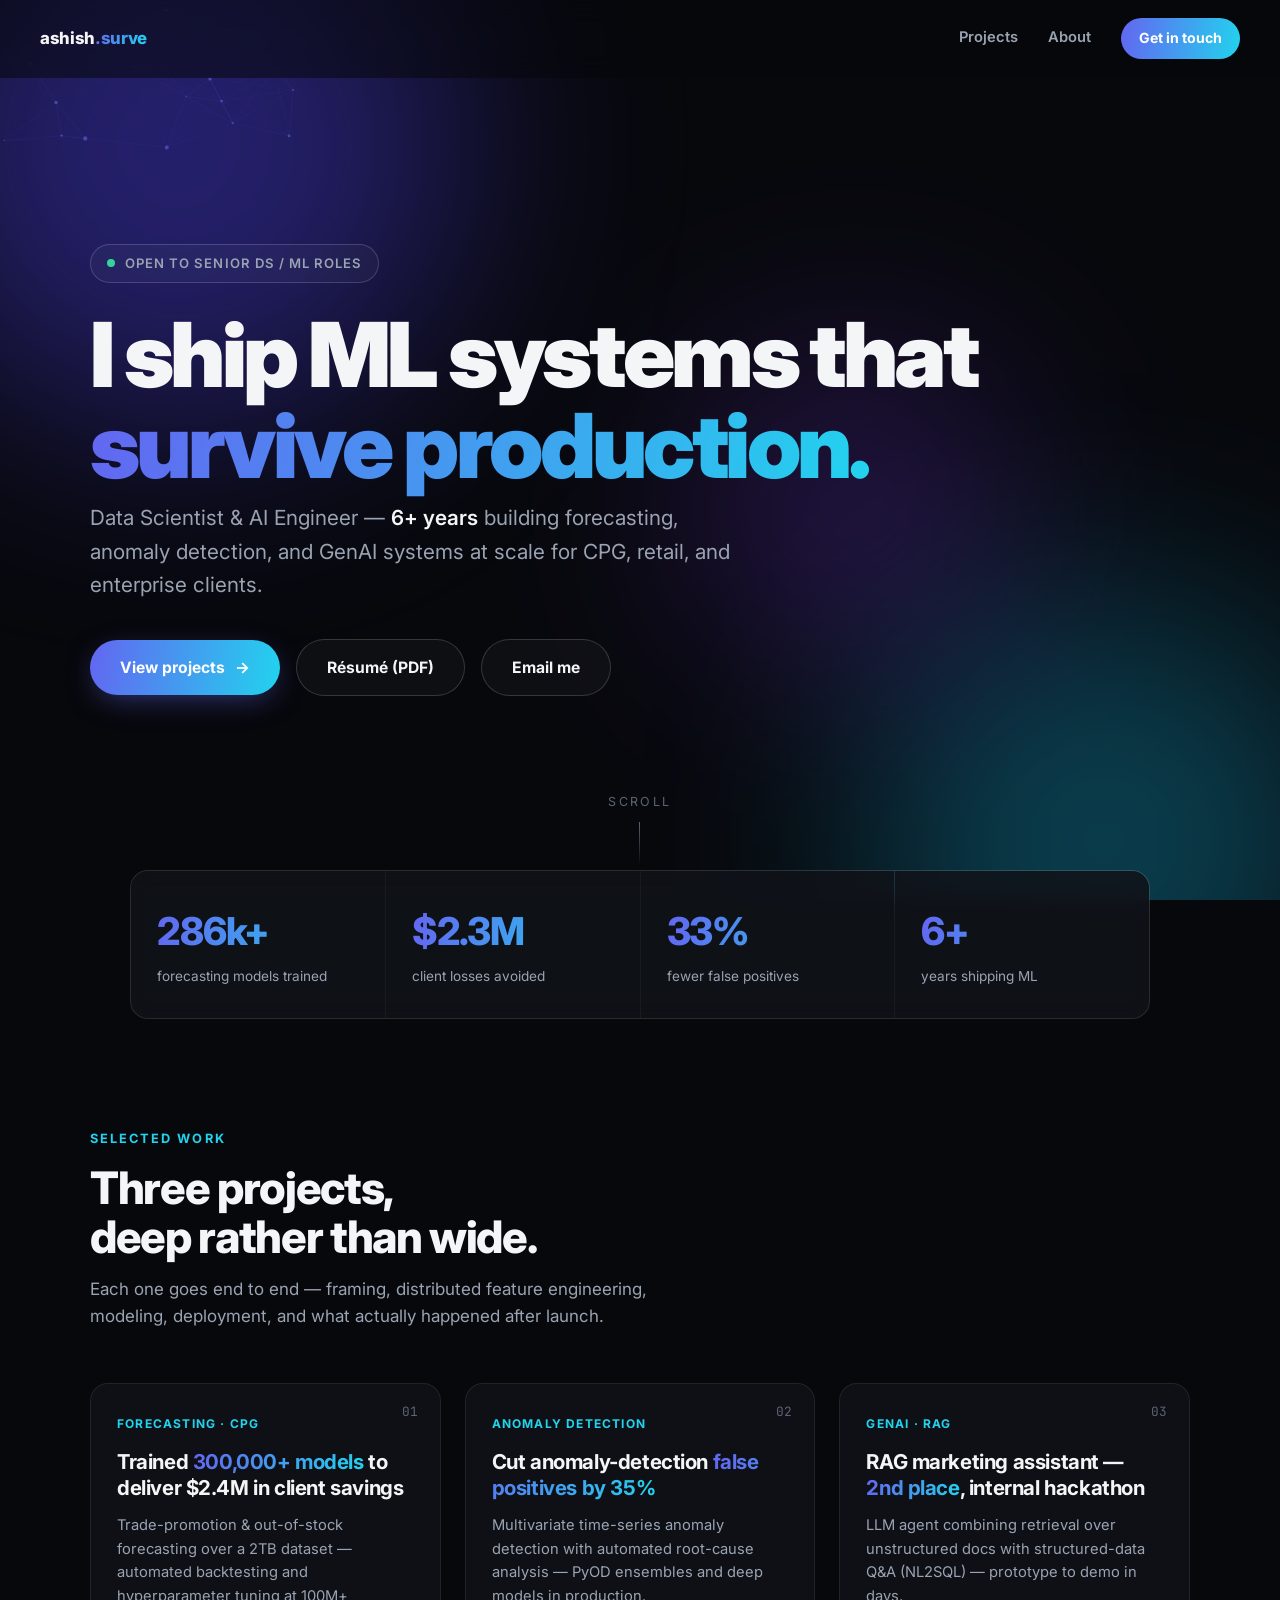
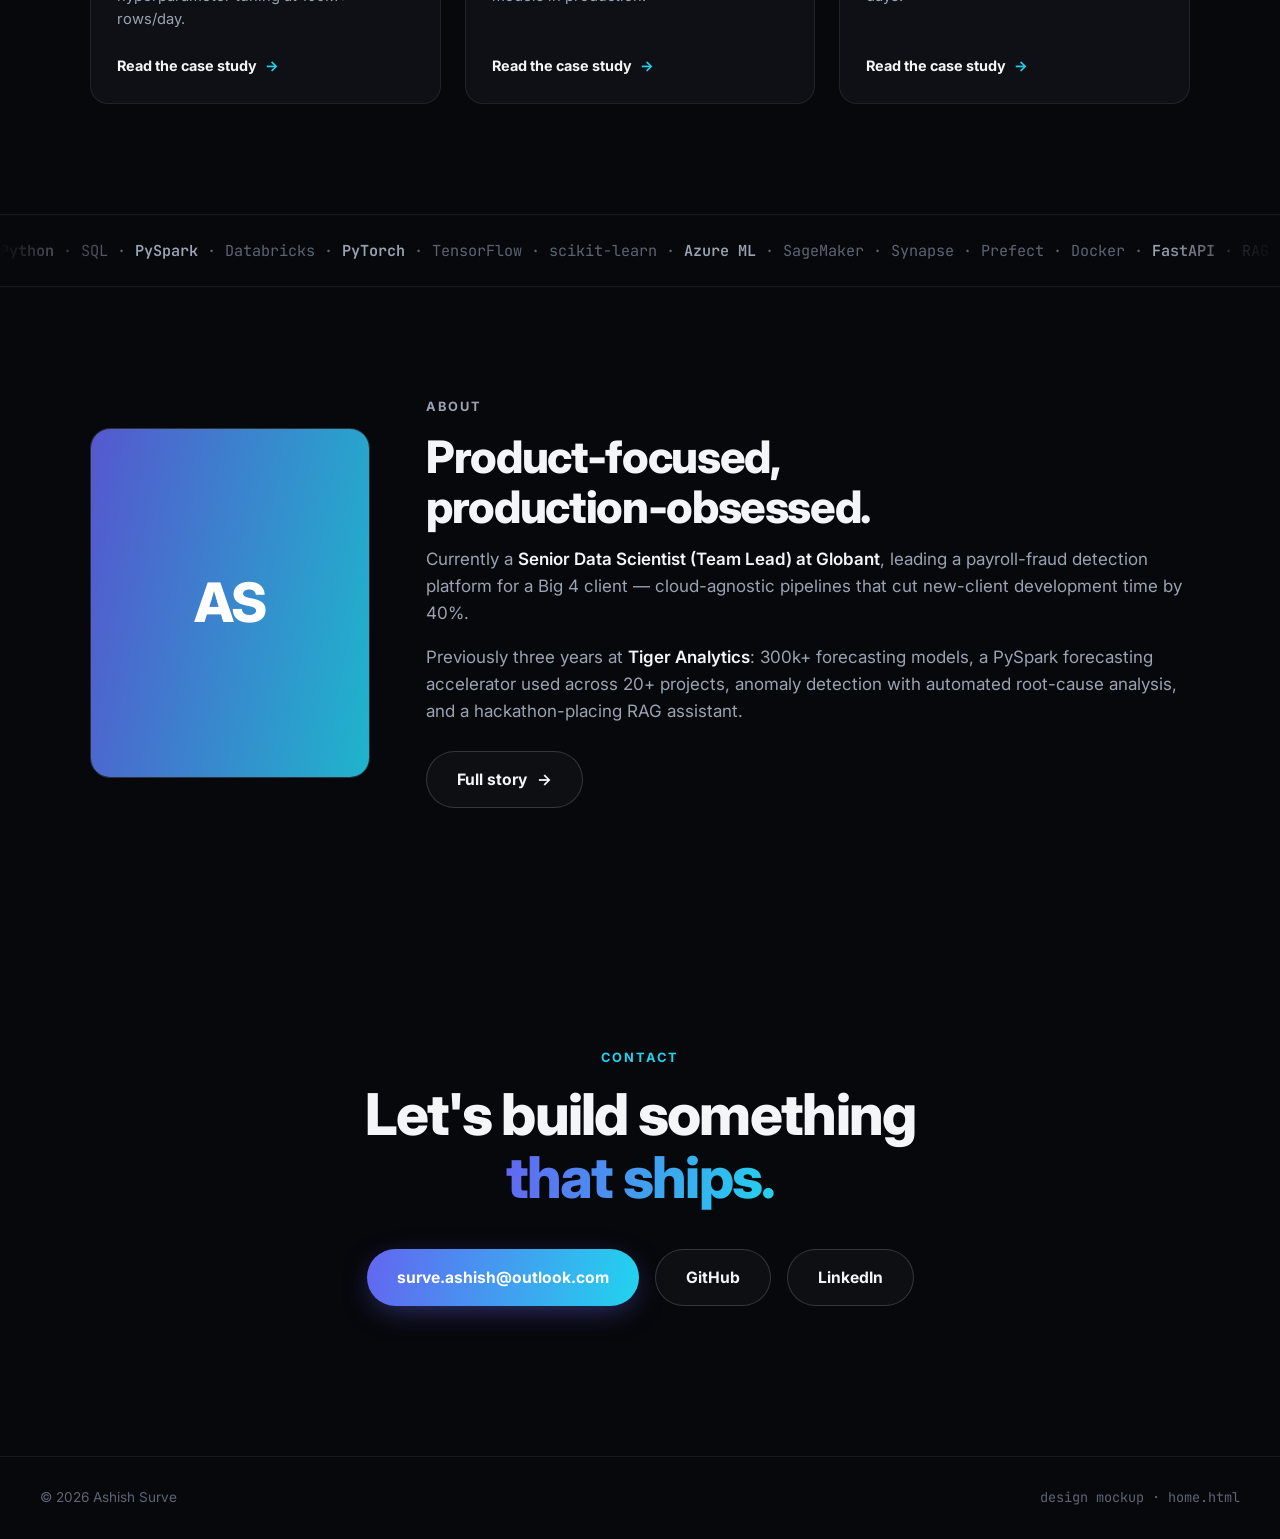
<file: docs/design/home.html>
<!DOCTYPE html>
<html lang="en">
<head>
<meta charset="UTF-8">
<meta name="viewport" content="width=device-width, initial-scale=1.0">
<title>Ashish Surve — Data Scientist & AI Engineer · Homepage mockup</title>
<link rel="preconnect" href="https://fonts.googleapis.com">
<link href="https://fonts.googleapis.com/css2?family=Inter:wght@400;500;600;700;800;900&family=JetBrains+Mono:wght@400;600&display=swap" rel="stylesheet">
<style>
  :root{
    --bg:#07080c; --bg-raised:#0e1016; --bg-raised-2:#12151d;
    --fg:#f4f5f7; --fg-muted:#9aa3b2; --fg-dim:#5c6474;
    --a1:#6366f1; --a2:#22d3ee;
    --grad:linear-gradient(100deg,var(--a1),var(--a2));
    --border:rgba(255,255,255,.08); --border-hi:rgba(255,255,255,.16);
    --ease:cubic-bezier(.22,1,.36,1);
  }
  *{margin:0;padding:0;box-sizing:border-box}
  html{scroll-behavior:smooth}
  body{background:var(--bg);color:var(--fg);font-family:Inter,system-ui,sans-serif;font-size:17px;line-height:1.6;overflow-x:hidden}
  ::selection{background:rgba(99,102,241,.4)}
  a{color:inherit;text-decoration:none}
  .mono{font-family:'JetBrains Mono',monospace}

  /* ---------- nav ---------- */
  nav{position:fixed;inset:0 0 auto 0;z-index:50;display:flex;justify-content:space-between;align-items:center;
      padding:18px 40px;backdrop-filter:blur(14px);background:rgba(7,8,12,.55);border-bottom:1px solid transparent;
      transition:border-color .3s}
  nav.scrolled{border-bottom-color:var(--border)}
  .nav-logo{font-weight:800;font-size:1.05rem;letter-spacing:-.02em}
  .nav-logo em{font-style:normal;background:var(--grad);-webkit-background-clip:text;background-clip:text;color:transparent}
  .nav-links{display:flex;gap:30px;align-items:center;font-size:.92rem;font-weight:600}
  .nav-links a{color:var(--fg-muted);transition:color .2s;position:relative}
  .nav-links a::after{content:"";position:absolute;left:0;bottom:-4px;height:2px;width:0;background:var(--grad);transition:width .25s var(--ease);border-radius:2px}
  .nav-links a:hover{color:var(--fg)}
  .nav-links a:hover::after{width:100%}
  .nav-cta{padding:9px 18px;border-radius:999px;background:var(--grad);color:#fff!important;font-weight:700;font-size:.88rem}
  .nav-cta::after{display:none}

  /* ---------- hero ---------- */
  .hero{position:relative;min-height:100vh;display:flex;align-items:center;padding:120px 40px 80px;overflow:hidden}
  #particles{position:absolute;inset:0;z-index:0}
  .mesh{position:absolute;border-radius:50%;filter:blur(110px);opacity:.5;z-index:0;animation:drift 18s ease-in-out infinite alternate}
  .mesh.m1{width:560px;height:560px;background:#4338ca;top:-15%;left:-8%}
  .mesh.m2{width:480px;height:480px;background:#0e7490;bottom:-20%;right:-5%;animation-delay:-9s}
  .mesh.m3{width:300px;height:300px;background:#7c3aed;top:40%;left:55%;opacity:.3;animation-delay:-4s}
  @keyframes drift{from{transform:translate(0,0) scale(1)}to{transform:translate(60px,-40px) scale(1.15)}}
  .hero-inner{position:relative;z-index:2;max-width:1100px;margin:0 auto;width:100%}
  .hero-eyebrow{display:inline-flex;align-items:center;gap:10px;padding:8px 16px;border:1px solid var(--border-hi);
    border-radius:999px;font-size:.82rem;font-weight:600;letter-spacing:.08em;text-transform:uppercase;color:var(--fg-muted);
    background:rgba(255,255,255,.03)}
  .hero-eyebrow .pulse{width:8px;height:8px;border-radius:50%;background:#34d399;animation:pulse 2s infinite}
  @keyframes pulse{0%,100%{box-shadow:0 0 0 0 rgba(52,211,153,.5)}50%{box-shadow:0 0 0 7px rgba(52,211,153,0)}}
  h1{font-size:clamp(3rem,7.5vw,5.6rem);font-weight:900;letter-spacing:-.04em;line-height:1.02;margin:26px 0 10px}
  h1 .grad{background:var(--grad);-webkit-background-clip:text;background-clip:text;color:transparent}
  .hero-tag{font-size:clamp(1.05rem,1.8vw,1.3rem);color:var(--fg-muted);max-width:640px;margin-bottom:38px}
  .hero-tag strong{color:var(--fg);font-weight:600}
  .hero-cta{display:flex;gap:16px;flex-wrap:wrap;align-items:center}
  .btn{position:relative;display:inline-flex;align-items:center;gap:10px;padding:15px 30px;border-radius:999px;
    font-weight:700;font-size:.98rem;transition:transform .18s var(--ease),box-shadow .25s;will-change:transform}
  .btn-primary{background:var(--grad);color:#fff;box-shadow:0 8px 30px -8px rgba(99,102,241,.55)}
  .btn-primary:hover{box-shadow:0 12px 40px -6px rgba(34,211,238,.5)}
  .btn-ghost{border:1px solid var(--border-hi);color:var(--fg);background:rgba(255,255,255,.03)}
  .btn-ghost:hover{border-color:rgba(255,255,255,.35);background:rgba(255,255,255,.06)}
  .btn .arrow{transition:transform .2s var(--ease)}
  .btn:hover .arrow{transform:translateX(4px)}
  .scroll-cue{position:absolute;bottom:34px;left:50%;transform:translateX(-50%);z-index:2;color:var(--fg-dim);
    font-size:.78rem;letter-spacing:.2em;text-transform:uppercase;display:flex;flex-direction:column;align-items:center;gap:10px}
  .scroll-cue .line{width:1px;height:44px;background:linear-gradient(var(--fg-dim),transparent);position:relative;overflow:hidden}
  .scroll-cue .line::after{content:"";position:absolute;top:-40%;left:0;width:100%;height:40%;background:var(--a2);animation:scrollLine 1.8s ease-in-out infinite}
  @keyframes scrollLine{to{top:110%}}

  /* hero load-in stagger */
  .stagger>*{opacity:0;transform:translateY(22px);animation:up .8s var(--ease) forwards}
  .stagger>*:nth-child(1){animation-delay:.05s}.stagger>*:nth-child(2){animation-delay:.17s}
  .stagger>*:nth-child(3){animation-delay:.29s}.stagger>*:nth-child(4){animation-delay:.41s}
  @keyframes up{to{opacity:1;transform:none}}

  /* ---------- stats band ---------- */
  .stats{max-width:1100px;margin:-30px auto 0;padding:0 40px;position:relative;z-index:3}
  .stats-grid{display:grid;grid-template-columns:repeat(4,1fr);gap:1px;background:var(--border);
    border:1px solid var(--border);border-radius:18px;overflow:hidden;backdrop-filter:blur(10px)}
  .stat{background:rgba(14,16,22,.85);padding:30px 26px;text-align:left}
  .stat .num{font-size:clamp(1.7rem,3vw,2.5rem);font-weight:800;letter-spacing:-.03em;
    background:var(--grad);-webkit-background-clip:text;background-clip:text;color:transparent}
  .stat .lbl{font-size:.85rem;color:var(--fg-muted);margin-top:4px}

  /* ---------- sections ---------- */
  section{padding:110px 40px}
  .wrap{max-width:1100px;margin:0 auto}
  .sec-eyebrow{font-size:.8rem;font-weight:700;letter-spacing:.16em;text-transform:uppercase;color:var(--a2);margin-bottom:14px}
  .sec-title{font-size:clamp(1.9rem,3.6vw,2.8rem);font-weight:800;letter-spacing:-.03em;line-height:1.1;margin-bottom:14px}
  .sec-sub{color:var(--fg-muted);max-width:560px;margin-bottom:52px}

  /* ---------- project cards (3D tilt) ---------- */
  .cards{display:grid;grid-template-columns:repeat(3,1fr);gap:24px;perspective:1200px}
  .card{position:relative;background:var(--bg-raised);border:1px solid var(--border);border-radius:18px;padding:30px 26px 26px;
    transform-style:preserve-3d;transition:border-color .25s,box-shadow .25s;overflow:hidden;display:flex;flex-direction:column;min-height:320px}
  .card:hover{border-color:var(--border-hi);box-shadow:0 24px 60px -20px rgba(0,0,0,.7)}
  .card .glare{position:absolute;inset:0;background:radial-gradient(500px circle at var(--mx,50%) var(--my,50%),rgba(255,255,255,.09),transparent 45%);
    opacity:0;transition:opacity .25s;pointer-events:none}
  .card:hover .glare{opacity:1}
  .card-tag{font-size:.75rem;font-weight:700;letter-spacing:.1em;text-transform:uppercase;color:var(--a2);margin-bottom:16px}
  .card-headline{font-size:1.28rem;font-weight:700;letter-spacing:-.02em;line-height:1.3;margin-bottom:12px}
  .card-headline .hl{background:var(--grad);-webkit-background-clip:text;background-clip:text;color:transparent}
  .card-sub{font-size:.92rem;color:var(--fg-muted);flex:1}
  .card-link{margin-top:22px;font-size:.9rem;font-weight:700;display:inline-flex;align-items:center;gap:8px;color:var(--fg)}
  .card-link .arrow{transition:transform .2s var(--ease);color:var(--a2)}
  .card:hover .card-link .arrow{transform:translateX(5px)}
  .card-num{position:absolute;top:18px;right:22px;font-family:'JetBrains Mono',monospace;font-size:.8rem;color:var(--fg-dim)}

  /* ---------- bio ---------- */
  .bio{display:grid;grid-template-columns:280px 1fr;gap:56px;align-items:center}
  .bio-photo{position:relative;border-radius:20px;overflow:hidden;aspect-ratio:4/5;border:1px solid var(--border-hi)}
  .bio-photo::before{content:"";position:absolute;inset:0;background:var(--grad);opacity:.85;
    display:block}
  .bio-photo span{position:absolute;inset:0;display:flex;align-items:center;justify-content:center;color:#fff;font-weight:800;font-size:3.4rem;letter-spacing:-.03em}
  .bio p{color:var(--fg-muted);margin-bottom:16px}
  .bio p strong{color:var(--fg);font-weight:600}

  /* ---------- marquee ---------- */
  .marquee{overflow:hidden;border-block:1px solid var(--border);padding:22px 0;white-space:nowrap;position:relative}
  .marquee::before,.marquee::after{content:"";position:absolute;top:0;bottom:0;width:120px;z-index:2;pointer-events:none}
  .marquee::before{left:0;background:linear-gradient(90deg,var(--bg),transparent)}
  .marquee::after{right:0;background:linear-gradient(-90deg,var(--bg),transparent)}
  .marquee-track{display:inline-flex;gap:44px;animation:marq 30s linear infinite;font-family:'JetBrains Mono',monospace;font-size:.95rem;color:var(--fg-dim)}
  .marquee:hover .marquee-track{animation-play-state:paused}
  @keyframes marq{to{transform:translateX(-50%)}}
  .marquee-track b{color:var(--fg-muted);font-weight:600}

  /* ---------- contact ---------- */
  .contact{text-align:center;padding:130px 40px 150px}
  .contact .sec-title{font-size:clamp(2.2rem,5vw,3.6rem)}
  .contact-row{display:flex;gap:16px;justify-content:center;flex-wrap:wrap;margin-top:40px}

  footer{border-top:1px solid var(--border);padding:30px 40px;display:flex;justify-content:space-between;color:var(--fg-dim);font-size:.85rem}

  /* ---------- reveal ---------- */
  .reveal{opacity:0;transform:translateY(28px);transition:opacity .7s var(--ease),transform .7s var(--ease)}
  .reveal.vis{opacity:1;transform:none}
  .reveal.d1{transition-delay:.1s}.reveal.d2{transition-delay:.2s}.reveal.d3{transition-delay:.3s}

  @media(max-width:900px){
    .cards{grid-template-columns:1fr}
    .stats-grid{grid-template-columns:repeat(2,1fr)}
    .bio{grid-template-columns:1fr}
    .bio-photo{max-width:280px}
    .nav-links a:not(.nav-cta){display:none}
    nav{padding:16px 22px}section{padding:80px 22px}.hero{padding:110px 22px 80px}.stats{padding:0 22px}
  }
  @media(prefers-reduced-motion:reduce){
    *,*::before,*::after{animation:none!important;transition:none!important}
    .stagger>*,.reveal{opacity:1;transform:none}
  }
</style>
</head>
<body>

<nav id="nav">
  <a class="nav-logo" href="index.html">ashish<em>.surve</em></a>
  <div class="nav-links">
    <a href="projects.html">Projects</a>
    <a href="about.html">About</a>
    <a class="nav-cta" href="mailto:surve.ashish@outlook.com">Get in touch</a>
  </div>
</nav>

<header class="hero">
  <canvas id="particles"></canvas>
  <div class="mesh m1"></div><div class="mesh m2"></div><div class="mesh m3"></div>
  <div class="hero-inner stagger">
    <span class="hero-eyebrow"><span class="pulse"></span> Open to senior DS / ML roles</span>
    <h1>I ship ML systems that<br><span class="grad">survive production.</span></h1>
    <p class="hero-tag">
      Data Scientist &amp; AI Engineer — <strong>6+ years</strong> building forecasting,
      anomaly detection, and GenAI systems at scale for CPG, retail, and enterprise clients.
    </p>
    <div class="hero-cta">
      <a class="btn btn-primary magnetic" href="projects.html">View projects <span class="arrow">→</span></a>
      <a class="btn btn-ghost magnetic" href="#" title="resume.pdf">Résumé (PDF)</a>
      <a class="btn btn-ghost magnetic" href="mailto:surve.ashish@outlook.com">Email me</a>
    </div>
  </div>
  <div class="scroll-cue">Scroll<span class="line"></span></div>
</header>

<div class="stats reveal">
  <div class="stats-grid">
    <div class="stat"><div class="num"><span class="count" data-to="300" data-suffix="k+">0</span></div><div class="lbl">forecasting models trained</div></div>
    <div class="stat"><div class="num">$<span class="count" data-to="2.4" data-dec="1" data-suffix="M">0</span></div><div class="lbl">client losses avoided</div></div>
    <div class="stat"><div class="num"><span class="count" data-to="35" data-suffix="%">0</span></div><div class="lbl">fewer false positives</div></div>
    <div class="stat"><div class="num"><span class="count" data-to="6" data-suffix="+">0</span></div><div class="lbl">years shipping ML</div></div>
  </div>
</div>

<section id="work">
  <div class="wrap">
    <p class="sec-eyebrow reveal">Selected work</p>
    <h2 class="sec-title reveal">Three projects,<br>deep rather than wide.</h2>
    <p class="sec-sub reveal">Each one goes end to end — framing, distributed feature engineering, modeling, deployment, and what actually happened after launch.</p>
    <div class="cards">
      <a class="card tilt reveal d1" href="project-detail.html">
        <div class="glare"></div><span class="card-num">01</span>
        <p class="card-tag">Forecasting · CPG</p>
        <p class="card-headline">Trained <span class="hl">300,000+ models</span> to deliver $2.4M in client savings</p>
        <p class="card-sub">Trade-promotion &amp; out-of-stock forecasting over a 2TB dataset — automated backtesting and hyperparameter tuning at 100M+ rows/day.</p>
        <span class="card-link">Read the case study <span class="arrow">→</span></span>
      </a>
      <a class="card tilt reveal d2" href="project-detail.html">
        <div class="glare"></div><span class="card-num">02</span>
        <p class="card-tag">Anomaly detection</p>
        <p class="card-headline">Cut anomaly-detection <span class="hl">false positives by 35%</span></p>
        <p class="card-sub">Multivariate time-series anomaly detection with automated root-cause analysis — PyOD ensembles and deep models in production.</p>
        <span class="card-link">Read the case study <span class="arrow">→</span></span>
      </a>
      <a class="card tilt reveal d3" href="project-detail.html">
        <div class="glare"></div><span class="card-num">03</span>
        <p class="card-tag">GenAI · RAG</p>
        <p class="card-headline">RAG marketing assistant — <span class="hl">2nd place</span>, internal hackathon</p>
        <p class="card-sub">LLM agent combining retrieval over unstructured docs with structured-data Q&amp;A (NL2SQL) — prototype to demo in days.</p>
        <span class="card-link">Read the case study <span class="arrow">→</span></span>
      </a>
    </div>
  </div>
</section>

<div class="marquee reveal" aria-hidden="true">
  <div class="marquee-track">
    <span><b>Python</b> · SQL · <b>PySpark</b> · Databricks · <b>PyTorch</b> · TensorFlow · scikit-learn · <b>Azure ML</b> · SageMaker · Synapse · Prefect · Docker · <b>FastAPI</b> · RAG · vector stores · LLM agents · Dask · Streamlit&nbsp;·&nbsp;</span>
    <span><b>Python</b> · SQL · <b>PySpark</b> · Databricks · <b>PyTorch</b> · TensorFlow · scikit-learn · <b>Azure ML</b> · SageMaker · Synapse · Prefect · Docker · <b>FastAPI</b> · RAG · vector stores · LLM agents · Dask · Streamlit&nbsp;·&nbsp;</span>
  </div>
</div>

<section>
  <div class="wrap bio">
    <div class="bio-photo reveal"><span>AS</span></div>
    <div class="reveal d1">
      <p class="sec-eyebrow">About</p>
      <h2 class="sec-title">Product-focused,<br>production-obsessed.</h2>
      <p>Currently a <strong>Senior Data Scientist (Team Lead) at Globant</strong>, leading a payroll-fraud detection platform for a Big 4 client — cloud-agnostic pipelines that cut new-client development time by 40%.</p>
      <p>Previously three years at <strong>Tiger Analytics</strong>: 300k+ forecasting models, a PySpark forecasting accelerator used across 20+ projects, anomaly detection with automated root-cause analysis, and a hackathon-placing RAG assistant.</p>
      <a class="btn btn-ghost magnetic" style="margin-top:10px" href="about.html">Full story <span class="arrow">→</span></a>
    </div>
  </div>
</section>

<section class="contact reveal">
  <p class="sec-eyebrow">Contact</p>
  <h2 class="sec-title">Let's build something<br><span style="background:var(--grad);-webkit-background-clip:text;background-clip:text;color:transparent">that ships.</span></h2>
  <div class="contact-row">
    <a class="btn btn-primary magnetic" href="mailto:surve.ashish@outlook.com">surve.ashish@outlook.com</a>
    <a class="btn btn-ghost magnetic" href="https://github.com/Ashish-Surve">GitHub</a>
    <a class="btn btn-ghost magnetic" href="https://www.linkedin.com/in/ashish-surve">LinkedIn</a>
  </div>
</section>

<footer>
  <span>© 2026 Ashish Surve</span>
  <span class="mono">design mockup · home.html</span>
</footer>

<script>
const reduced = matchMedia('(prefers-reduced-motion: reduce)').matches;

/* nav border on scroll */
const nav = document.getElementById('nav');
addEventListener('scroll', () => nav.classList.toggle('scrolled', scrollY > 10), {passive:true});

/* particles */
(() => {
  if (reduced) return;
  const c = document.getElementById('particles'), x = c.getContext('2d');
  let W, H, pts = [], mouse = {x:-1e4, y:-1e4}, running = true;
  const resize = () => { W = c.width = c.offsetWidth; H = c.height = c.offsetHeight;
    pts = Array.from({length: Math.min(80, W/16)}, () => ({
      x: Math.random()*W, y: Math.random()*H,
      vx: (Math.random()-.5)*.35, vy: (Math.random()-.5)*.35, r: Math.random()*1.6+.6 })); };
  resize(); addEventListener('resize', resize);
  c.parentElement.addEventListener('mousemove', e => { const b = c.getBoundingClientRect(); mouse = {x:e.clientX-b.left, y:e.clientY-b.top}; });
  c.parentElement.addEventListener('mouseleave', () => mouse = {x:-1e4, y:-1e4});
  new IntersectionObserver(([e]) => running = e.isIntersecting).observe(c);
  (function tick(){
    requestAnimationFrame(tick);
    if (!running) return;
    x.clearRect(0,0,W,H);
    for (const p of pts) {
      p.x += p.vx; p.y += p.vy;
      if (p.x<0||p.x>W) p.vx*=-1; if (p.y<0||p.y>H) p.vy*=-1;
      const dx = mouse.x-p.x, dy = mouse.y-p.y, d = Math.hypot(dx,dy);
      if (d < 120) { p.x -= dx/d*.6; p.y -= dy/d*.6; }
      x.beginPath(); x.arc(p.x,p.y,p.r,0,7); x.fillStyle='rgba(148,163,255,.5)'; x.fill();
    }
    for (let i=0;i<pts.length;i++) for (let j=i+1;j<pts.length;j++){
      const a=pts[i],b=pts[j],d=Math.hypot(a.x-b.x,a.y-b.y);
      if (d<130){ x.beginPath(); x.moveTo(a.x,a.y); x.lineTo(b.x,b.y);
        x.strokeStyle=`rgba(99,102,241,${.14*(1-d/130)})`; x.stroke(); }
    }
  })();
})();

/* scroll reveal */
const io = new IntersectionObserver(es => es.forEach(e => {
  if (e.isIntersecting){ e.target.classList.add('vis'); io.unobserve(e.target); }
}), {threshold:.15});
document.querySelectorAll('.reveal').forEach(el => io.observe(el));

/* counters */
const cio = new IntersectionObserver(es => es.forEach(e => {
  if (!e.isIntersecting) return; cio.unobserve(e.target);
  const el = e.target, to = +el.dataset.to, dec = +(el.dataset.dec||0), suf = el.dataset.suffix||'';
  if (reduced){ el.textContent = to.toFixed(dec)+suf; return; }
  const t0 = performance.now(), dur = 1400;
  (function step(t){ const p = Math.min((t-t0)/dur,1), e2 = 1-Math.pow(1-p,3);
    el.textContent = (to*e2).toFixed(dec)+suf;
    if (p<1) requestAnimationFrame(step); })(t0);
}), {threshold:.6});
document.querySelectorAll('.count').forEach(el => cio.observe(el));

/* magnetic buttons */
if (!reduced) document.querySelectorAll('.magnetic').forEach(b => {
  b.addEventListener('mousemove', e => { const r = b.getBoundingClientRect();
    b.style.transform = `translate(${(e.clientX-r.left-r.width/2)*.22}px,${(e.clientY-r.top-r.height/2)*.22}px)`; });
  b.addEventListener('mouseleave', () => b.style.transform = '');
});

/* 3D tilt cards */
if (!reduced) document.querySelectorAll('.tilt').forEach(card => {
  card.addEventListener('mousemove', e => { const r = card.getBoundingClientRect();
    const px = (e.clientX-r.left)/r.width, py = (e.clientY-r.top)/r.height;
    card.style.transform = `rotateY(${(px-.5)*10}deg) rotateX(${(py-.5)*-10}deg) translateY(-4px)`;
    card.style.setProperty('--mx', px*100+'%'); card.style.setProperty('--my', py*100+'%'); });
  card.addEventListener('mouseleave', () => card.style.transform = '');
});
</script>
</body>
</html>
</file>
<file: site_libs/quarto-html/tippy.css>
.tippy-box[data-animation=fade][data-state=hidden]{opacity:0}[data-tippy-root]{max-width:calc(100vw - 10px)}.tippy-box{position:relative;background-color:#333;color:#fff;border-radius:4px;font-size:14px;line-height:1.4;white-space:normal;outline:0;transition-property:transform,visibility,opacity}.tippy-box[data-placement^=top]>.tippy-arrow{bottom:0}.tippy-box[data-placement^=top]>.tippy-arrow:before{bottom:-7px;left:0;border-width:8px 8px 0;border-top-color:initial;transform-origin:center top}.tippy-box[data-placement^=bottom]>.tippy-arrow{top:0}.tippy-box[data-placement^=bottom]>.tippy-arrow:before{top:-7px;left:0;border-width:0 8px 8px;border-bottom-color:initial;transform-origin:center bottom}.tippy-box[data-placement^=left]>.tippy-arrow{right:0}.tippy-box[data-placement^=left]>.tippy-arrow:before{border-width:8px 0 8px 8px;border-left-color:initial;right:-7px;transform-origin:center left}.tippy-box[data-placement^=right]>.tippy-arrow{left:0}.tippy-box[data-placement^=right]>.tippy-arrow:before{left:-7px;border-width:8px 8px 8px 0;border-right-color:initial;transform-origin:center right}.tippy-box[data-inertia][data-state=visible]{transition-timing-function:cubic-bezier(.54,1.5,.38,1.11)}.tippy-arrow{width:16px;height:16px;color:#333}.tippy-arrow:before{content:"";position:absolute;border-color:transparent;border-style:solid}.tippy-content{position:relative;padding:5px 9px;z-index:1}
</file>
<file: site_libs/quarto-html/quarto-syntax-highlighting-dark-031c1e8980ea589ec2238abdf0cf1a2d.css>
/* quarto syntax highlight colors */
:root {
  --quarto-hl-al-color: #ff5555;
  --quarto-hl-an-color: #6a737d;
  --quarto-hl-at-color: #f97583;
  --quarto-hl-bn-color: #79b8ff;
  --quarto-hl-bu-color: #f97583;
  --quarto-hl-ch-color: #9ecbff;
  --quarto-hl-co-color: #6a737d;
  --quarto-hl-cv-color: #6a737d;
  --quarto-hl-cn-color: #79b8ff;
  --quarto-hl-cf-color: #f97583;
  --quarto-hl-dt-color: #f97583;
  --quarto-hl-dv-color: #79b8ff;
  --quarto-hl-do-color: #6a737d;
  --quarto-hl-er-color: #ff5555;
  --quarto-hl-ex-color: #f97583;
  --quarto-hl-fl-color: #79b8ff;
  --quarto-hl-fu-color: #b392f0;
  --quarto-hl-im-color: #9ecbff;
  --quarto-hl-in-color: #6a737d;
  --quarto-hl-kw-color: #f97583;
  --quarto-hl-op-color: #e1e4e8;
  --quarto-hl-pp-color: #f97583;
  --quarto-hl-re-color: #6a737d;
  --quarto-hl-sc-color: #79b8ff;
  --quarto-hl-ss-color: #9ecbff;
  --quarto-hl-st-color: #9ecbff;
  --quarto-hl-va-color: #ffab70;
  --quarto-hl-vs-color: #9ecbff;
  --quarto-hl-wa-color: #ff5555;
}

/* other quarto variables */
:root {
  --quarto-font-monospace: "JetBrains Mono", "SFMono-Regular", Consolas, monospace;
}

/* syntax highlight based on Pandoc's rules */
pre > code.sourceCode > span {
  color: #e1e4e8;
}

code.sourceCode > span {
  color: #e1e4e8;
}

div.sourceCode,
div.sourceCode pre.sourceCode {
  color: #e1e4e8;
}

/* Normal */
code span {
  color: #e1e4e8;
}

/* Alert */
code span.al {
  font-weight: bold;
  color: #ff5555;
}

/* Annotation */
code span.an {
  color: #6a737d;
}

/* Attribute */
code span.at {
  color: #f97583;
}

/* BaseN */
code span.bn {
  color: #79b8ff;
}

/* BuiltIn */
code span.bu {
  color: #f97583;
}

/* ControlFlow */
code span.cf {
  color: #f97583;
}

/* Char */
code span.ch {
  color: #9ecbff;
}

/* Constant */
code span.cn {
  color: #79b8ff;
}

/* Comment */
code span.co {
  color: #6a737d;
}

/* CommentVar */
code span.cv {
  color: #6a737d;
}

/* Documentation */
code span.do {
  color: #6a737d;
}

/* DataType */
code span.dt {
  color: #f97583;
}

/* DecVal */
code span.dv {
  color: #79b8ff;
}

/* Error */
code span.er {
  color: #ff5555;
  text-decoration: underline;
}

/* Extension */
code span.ex {
  font-weight: bold;
  color: #f97583;
}

/* Float */
code span.fl {
  color: #79b8ff;
}

/* Function */
code span.fu {
  color: #b392f0;
}

/* Import */
code span.im {
  color: #9ecbff;
}

/* Information */
code span.in {
  color: #6a737d;
}

/* Keyword */
code span.kw {
  color: #f97583;
}

/* Operator */
code span.op {
  color: #e1e4e8;
}

/* Preprocessor */
code span.pp {
  color: #f97583;
}

/* RegionMarker */
code span.re {
  color: #6a737d;
}

/* SpecialChar */
code span.sc {
  color: #79b8ff;
}

/* SpecialString */
code span.ss {
  color: #9ecbff;
}

/* String */
code span.st {
  color: #9ecbff;
}

/* Variable */
code span.va {
  color: #ffab70;
}

/* VerbatimString */
code span.vs {
  color: #9ecbff;
}

/* Warning */
code span.wa {
  color: #ff5555;
}

.prevent-inlining {
  content: "</";
}

/*# sourceMappingURL=25a12b574f243edeb71fc8b055b1edd3.css.map */
</file>
